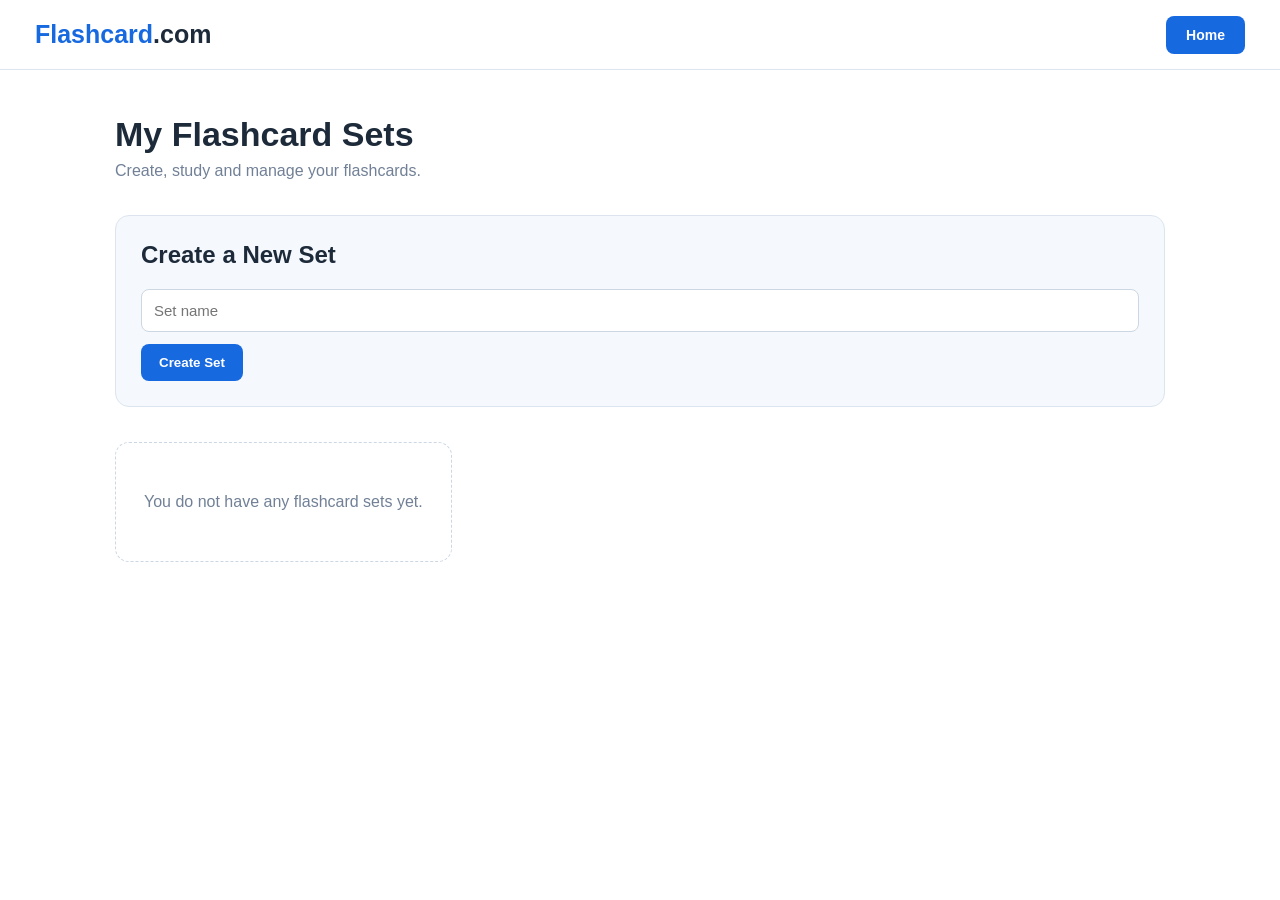
<file: index.html>
<!DOCTYPE html>

<html lang="en">
<head>

<meta charset="UTF-8">
<meta name="viewport" content="width=device-width, initial-scale=1.0">

<title>Flashcard.com</title>

<script>
if (!window.location.search.includes("games=true")) {
    window.location.replace("flashcard.html");
}
</script>

<style>

* {
    box-sizing: border-box;
}

body {
    margin: 0;
    background: #080808;
    color: #eee;
    font-family: "Courier New", monospace;
}

header {
    background: #101010;
    border-bottom: 2px solid #333;
    padding: 18px 30px;
    display: flex;
    justify-content: space-between;
    align-items: center;
}

.logo {
    font-size: 25px;
    font-weight: bold;
}

.logo span {
    color: #777;
}

.flashcardsButton {
    background: #eee;
    color: #111;
    border: 0;
    padding: 10px 16px;
    font-family: inherit;
    font-weight: bold;
    cursor: pointer;
}

.container {
    width: min(1100px, 94%);
    margin: auto;
    padding: 40px 0 60px;
}

.title {
    text-align: center;
}

.title h1 {
    font-size: 46px;
    margin: 0 0 10px;
}

.title p {
    color: #777;
}

.section {
    margin-top: 40px;
}

.sectionTitle {
    color: #aaa;
    border-bottom: 1px solid #333;
    padding-bottom: 10px;
}

.games {
    display: grid;
    grid-template-columns: repeat(auto-fit, minmax(220px, 1fr));
    gap: 16px;
    margin-top: 20px;
}

.game {
    background: #111;
    border: 2px solid #333;
    color: #eee;
    text-decoration: none;
    min-height: 165px;
    padding: 25px;
    display: flex;
    flex-direction: column;
    justify-content: space-between;
    transition: 0.15s;
}

.game:hover {
    background: #191919;
    border-color: #777;
    transform: translateY(-2px);
}

.icon {
    font-size: 42px;
}

.name {
    font-size: 21px;
    font-weight: bold;
}

.description {
    color: #777;
    font-size: 12px;
    margin-top: 7px;
}

.flashcardBox {
    margin-top: 35px;
    background: #111;
    border: 2px solid #333;
    padding: 25px;
    text-align: center;
}

.flashcardBox p {
    color: #777;
}

.flashcardBox button {
    background: #eee;
    color: #111;
    border: 0;
    padding: 11px 20px;
    font-family: inherit;
    font-weight: bold;
    cursor: pointer;
}

.bottomText {
    text-align: center;
    margin-top: 35px;
    color: #555;
    font-size: 11px;
}

</style>

</head>

<body>

<header>

<div class="logo">
FLASHCARD<span>.COM</span>
</div>

<button
class="flashcardsButton"
onclick="openFlashcards()"

>

FLASHCARDS </button>

</header>

<div class="container">

<div class="title">

<h1>HOME</h1>

<p>Choose a game.</p>

</div>

<div class="section">

<div class="sectionTitle">
GAMES
</div>

<div class="games">

<a class="game" href="snake.html">
<div class="icon">🐍</div>
<div>
<div class="name">SNAKE</div>
<div class="description">
Eat food, use portals and avoid obstacles.
</div>
</div>
</a>

<a class="game" href="tetris.html">
<div class="icon">▦</div>
<div>
<div class="name">TETRIS</div>
<div class="description">
Classic falling blocks.
</div>
</div>
</a>

<a class="game" href="pong.html">
<div class="icon">🏓</div>
<div>
<div class="name">PONG</div>
<div class="description">
Battle the computer.
</div>
</div>
</a>

<a class="game" href="flappybird.html">
<div class="icon">🐦</div>
<div>
<div class="name">FLAPPY BIRD</div>
<div class="description">
Fly through the pipes.
</div>
</div>
</a>

<a class="game" href="towerdefense.html">
<div class="icon">🏰</div>
<div>
<div class="name">TOWER DEFENCE</div>
<div class="description">
Defend castles and conquer kingdoms.
</div>
</div>
</a>

<a class="game" href="dino.html">
<div class="icon">🦖</div>
<div>
<div class="name">DINO</div>
<div class="description">
Jump over obstacles and survive.
</div>
</div>
</a>

<a class="game" href="pacman.html">
<div class="icon">🟡</div>
<div>
<div class="name">PAC-MAN</div>
<div class="description">
Eat pellets and escape the ghosts.
</div>
</div>
</a>

<a class="game" href="danger-spinner.html">
<div class="icon">🎰</div>
<div>
<div class="name">DANGER SPINNER</div>
<div class="description">
Spin the wheel, test your luck and build a streak.
</div>
</div>
</a>

<a class="game" href="dune-dash.html">
<div class="icon">🏜️</div>
<div>
<div class="name">DUNE DASH</div>
<div class="description">
Roll across endless dunes, launch into the air and climb higher.
</div>
</div>
</a>

<a class="game" href="rng.html">
<div class="icon">🎲</div>
<div>
<div class="name">RNG</div>
<div class="description">
Roll for insanely rare RNGs.
</div>
</div>
</a>

<a class="game" href="minesweeper.html">
<div class="icon">💣</div>
<div>
<div class="name">MINESWEEPER</div>
<div class="description">
Clear the board without hitting a mine.
</div>
</div>
</a>

<a class="game" href="https://makkapakka-7788.github.io/car.html/">
<div class="icon">🚗</div>
<div>
<div class="name">CAR</div>
<div class="description">
Play the car game.
</div>
</div>
</a>

<a class="game" href="https://makkapakka-7788.github.io/flashcards.com/?quality=high">
<div class="icon">🏙️</div>
<div>
<div class="name">FABLE CITIES</div>
<div class="description">
Build and manage your own city.
</div>
</div>
</a>

</div>

</div>

<div class="flashcardBox">

<h2>FLASHCARD CREATOR</h2>

<p>
Create sets, make cards and study.
</p>

<button onclick="openFlashcards()">
OPEN FLASHCARDS
</button>

</div>

<div class="bottomText">
RRR = SWITCH BETWEEN HOME AND FLASHCARDS
</div>

</div>

<script>

function openFlashcards() {
    window.location.href = "flashcard.html";
}

let rCount = 0;
let rTimer = null;

document.addEventListener("keydown", function(e) {

    if (e.key.toLowerCase() !== "r") {
        return;
    }

    rCount++;

    clearTimeout(rTimer);

    rTimer = setTimeout(function() {
        rCount = 0;
    }, 700);

    if (rCount === 3) {

        rCount = 0;

        window.location.href = "flashcard.html";

    }

});

</script>

</body>
</html>
</file>
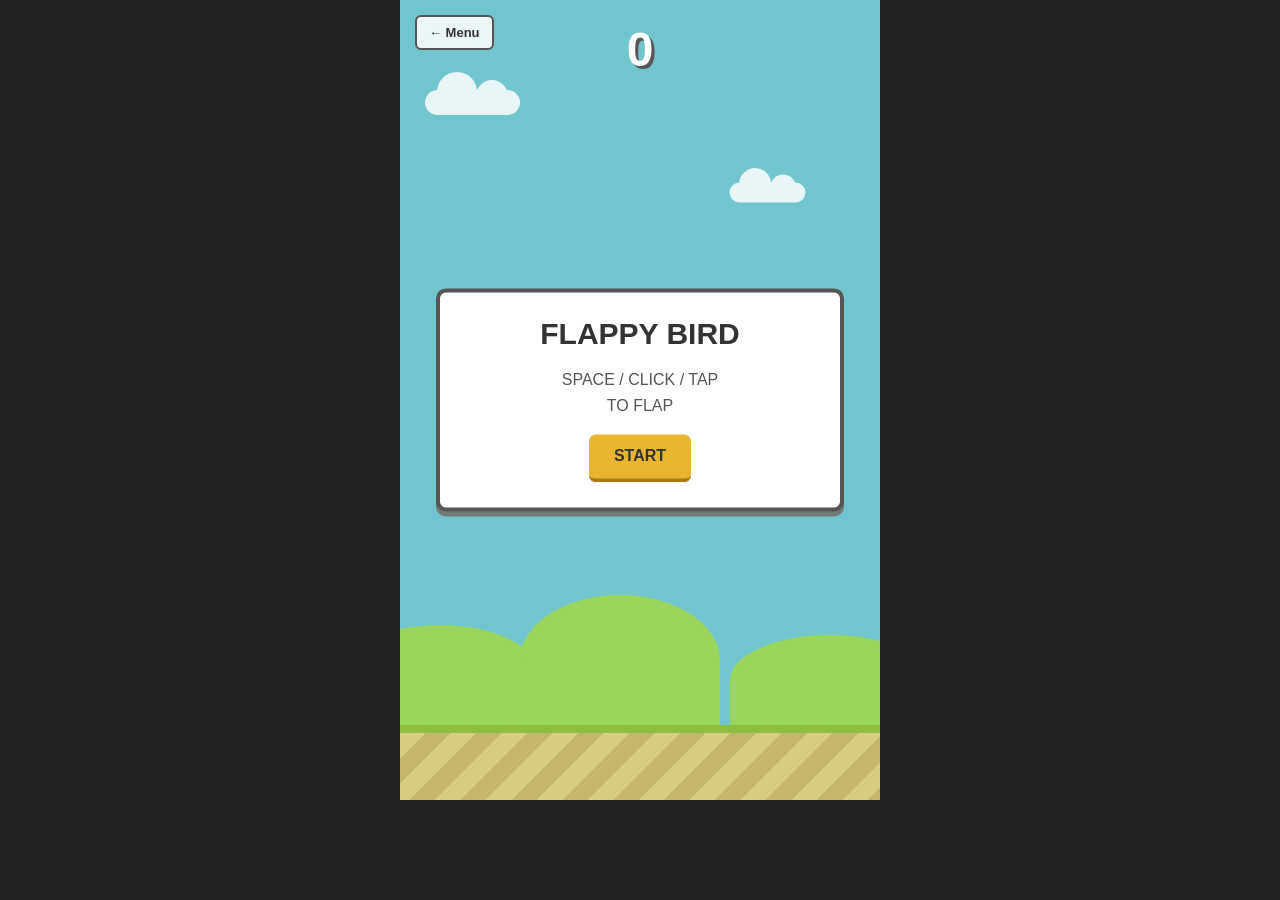
<file: Cards.html>
<!DOCTYPE html>

<html lang="en">
<head>
<meta charset="UTF-8">
<meta name="viewport" content="width=device-width, initial-scale=1.0">

<title>Flappy Bird</title>

<style>

* {
    box-sizing: border-box;
}

body {
    margin: 0;
    background: #222;
    overflow: hidden;
    user-select: none;
    font-family: Arial, sans-serif;
}

#game {
    position: relative;
    width: min(100vw, 480px);
    height: 100vh;
    max-height: 800px;
    margin: auto;
    overflow: hidden;
    background: #70c5ce;
}

/* SKY */

#sky {
    position: absolute;
    inset: 0;
    background: #70c5ce;
}

/* CLOUDS */

.cloud {
    position: absolute;
    width: 95px;
    height: 25px;
    background: #fff;
    border-radius: 20px;
    opacity: .85;
}

.cloud::before,
.cloud::after {
    content: "";
    position: absolute;
    background: #fff;
    border-radius: 50%;
}

.cloud::before {
    width: 40px;
    height: 40px;
    left: 12px;
    bottom: 3px;
}

.cloud::after {
    width: 32px;
    height: 32px;
    right: 12px;
    bottom: 3px;
}

.cloud1 {
    top: 90px;
    left: 25px;
}

.cloud2 {
    top: 180px;
    left: 320px;
    transform: scale(.8);
}

.cloud3 {
    top: 310px;
    left: 160px;
    transform: scale(.7);
}

/* HILLS */

.hill {
    position: absolute;
    bottom: 75px;
    width: 200px;
    height: 100px;
    background: #9bd45b;
    border-radius: 100% 100% 0 0;
}

.hill1 {
    left: -60px;
}

.hill2 {
    left: 120px;
    height: 130px;
}

.hill3 {
    left: 330px;
    height: 90px;
}

/* BIRD */

#bird {
    position: absolute;
    width: 48px;
    height: 40px;
    left: 105px;
    top: 300px;
    z-index: 10;
    image-rendering: pixelated;
    transform-origin: center;
}

.bird-pixel {
    position: absolute;
    width: 8px;
    height: 8px;

    box-shadow:
        8px 0 #f4c542,
        16px 0 #f4c542,
        24px 0 #f4c542,

        0 8px #f4c542,
        8px 8px #f4c542,
        16px 8px #f4c542,
        24px 8px #f4c542,
        32px 8px #f4c542,

        0 16px #f4c542,
        8px 16px #f4c542,
        16px 16px #f4c542,
        24px 16px #f4c542,
        32px 16px #f4c542,

        8px 24px #e8ad28,
        16px 24px #e8ad28,
        24px 24px #e8ad28,

        16px 32px #9b7115,
        24px 32px #9b7115;
}

.bird-eye-pixel {
    position: absolute;
    width: 8px;
    height: 8px;
    left: 25px;
    top: 8px;
    background: #fff;
}

.bird-eye-pixel::after {
    content: "";
    position: absolute;
    width: 4px;
    height: 4px;
    right: 0;
    top: 2px;
    background: #111;
}

.bird-beak-pixel {
    position: absolute;
    width: 16px;
    height: 8px;
    left: 32px;
    top: 16px;
    background: #e87527;

    box-shadow:
        8px 8px #a94e18;
}

/* PIPES */

.pipe {
    position: absolute;
    width: 62px;
    background: #72b843;
    border: 3px solid #3d7826;
    z-index: 8;
}

.pipe::after {
    content: "";
    position: absolute;
    left: -6px;
    width: 68px;
    height: 25px;
    background: #79c34a;
    border: 3px solid #3d7826;
}

.pipe.top {
    top: 0;
}

.pipe.top::after {
    bottom: -3px;
}

.pipe.bottom {
    bottom: 75px;
}

.pipe.bottom::after {
    top: -3px;
}

/* GROUND */

#ground {
    position: absolute;
    left: 0;
    bottom: 0;

    width: 200%;
    height: 75px;

    z-index: 15;

    background:
        repeating-linear-gradient(
            135deg,
            #d8ce82 0px,
            #d8ce82 18px,
            #c2b76b 18px,
            #c2b76b 36px
        );

    border-top: 8px solid #8fbd42;
}

/* SCORE */

#score {
    position: absolute;
    top: 22px;
    left: 0;

    width: 100%;

    z-index: 20;

    text-align: center;

    color: white;

    font-size: 48px;
    font-weight: bold;

    text-shadow:
        3px 3px #555;
}

/* START / RETRY SCREEN */

#message {
    position: absolute;

    z-index: 30;

    top: 50%;
    left: 50%;

    transform:
        translate(-50%, -50%);

    width: 85%;

    padding: 25px;

    background: white;

    border: 4px solid #555;

    border-radius: 10px;

    text-align: center;

    box-shadow:
        0 5px #777;
}

/* THIS FIXES THE START SCREEN */

#message.hidden {
    display: none !important;
}

#message h1 {
    margin: 0 0 15px;

    color: #333;

    font-size: 30px;
}

#message p {
    color: #555;

    line-height: 1.6;
}

#message button {
    border: none;

    background: #e9b52f;

    color: #333;

    padding: 13px 25px;

    border-radius: 7px;

    font-size: 16px;

    font-weight: bold;

    cursor: pointer;

    border-bottom: 4px solid #a87c13;
}

#message button:hover {
    background: #f4c542;
}

/* MEDAL */

#medal {
    width: 75px;
    height: 75px;

    margin: 10px auto 15px;

    border-radius: 50%;

    border: 5px solid #555;

    display: flex;

    align-items: center;

    justify-content: center;

    font-size: 32px;
}

.bronze {
    background: #b87333;
}

.silver {
    background: #c0c0c0;
}

.gold {
    background: #ffd700;
}

.platinum {
    background: #dff8ff;
}

/* BACK BUTTON */

#back {
    position: absolute;

    top: 15px;
    left: 15px;

    z-index: 50;

    background: rgba(255,255,255,.85);

    border: 2px solid #555;

    border-radius: 6px;

    padding: 8px 12px;

    color: #333;

    text-decoration: none;

    font-size: 13px;

    font-weight: bold;
}

</style>

</head>

<body>

<div id="game">

```
<div id="sky">

    <div class="cloud cloud1"></div>
    <div class="cloud cloud2"></div>
    <div class="cloud cloud3"></div>

    <div class="hill hill1"></div>
    <div class="hill hill2"></div>
    <div class="hill hill3"></div>

</div>


<a id="back" href="index.html">
    ← Menu
</a>


<div id="score">
    0
</div>


<!-- BIRD -->

<div id="bird">

    <div class="bird-pixel"></div>

    <div class="bird-eye-pixel"></div>

    <div class="bird-beak-pixel"></div>

</div>


<!-- GROUND -->

<div id="ground"></div>


<!-- START SCREEN -->

<div id="message">

    <h1>
        FLAPPY BIRD
    </h1>

    <p>
        SPACE / CLICK / TAP<br>
        TO FLAP
    </p>

    <button onclick="startGame()">
        START
    </button>

</div>
```

</div>

<script>

/* ELEMENTS */

const game =
    document.getElementById("game");

const bird =
    document.getElementById("bird");

const scoreDisplay =
    document.getElementById("score");

const message =
    document.getElementById("message");

const ground =
    document.getElementById("ground");


/* GAME VARIABLES */

let birdY = 300;

let velocity = 0;

const gravity = 0.45;

const flapPower = -7.5;


let pipes = [];

let score = 0;


let highScore =
    Number(
        localStorage.getItem(
            "flappyHighScore"
        )
    ) || 0;


let gameRunning = false;

let gameOver = false;


let lastTime = 0;

let pipeTimer = 0;

let groundX = 0;


const groundHeight = 75;


/* START */

function startGame() {

    pipes.forEach(pipe => {

        pipe.top.remove();

        pipe.bottom.remove();

    });


    pipes = [];


    birdY = 300;

    velocity = 0;

    score = 0;

    pipeTimer = 0;


    gameRunning = true;

    gameOver = false;


    scoreDisplay.textContent =
        "0";


    /* HIDE START SCREEN */

    message.classList.add(
        "hidden"
    );


    bird.style.top =
        birdY + "px";


    bird.style.transform =
        "rotate(0deg)";


    lastTime =
        performance.now();


    requestAnimationFrame(
        gameLoop
    );


    flap();

}


/* FLAP */

function flap() {

    if (!gameRunning) {
        return;
    }

    velocity =
        flapPower;

}


/* CREATE PIPE */

function createPipe() {

    const gap = 155;

    const minTop = 80;


    const maxTop =
        game.clientHeight -
        groundHeight -
        gap -
        80;


    const topHeight =
        Math.floor(
            Math.random() *
            (maxTop - minTop)
        ) + minTop;


    const bottomHeight =
        game.clientHeight -
        groundHeight -
        topHeight -
        gap;


    const topPipe =
        document.createElement(
            "div"
        );


    topPipe.className =
        "pipe top";


    topPipe.style.height =
        topHeight + "px";


    topPipe.style.left =
        game.clientWidth + "px";


    const bottomPipe =
        document.createElement(
            "div"
        );


    bottomPipe.className =
        "pipe bottom";


    bottomPipe.style.height =
        bottomHeight + "px";


    bottomPipe.style.left =
        game.clientWidth + "px";


    game.appendChild(
        topPipe
    );


    game.appendChild(
        bottomPipe
    );


    pipes.push({

        x: game.clientWidth,

        topHeight: topHeight,

        top: topPipe,

        bottom: bottomPipe,

        passed: false

    });

}


/* GAME LOOP */

function gameLoop(time) {

    if (!gameRunning) {
        return;
    }


    const delta =
        Math.min(
            (time - lastTime) /
            16.67,
            2
        );


    lastTime = time;


    /* BIRD */

    velocity +=
        gravity * delta;


    birdY +=
        velocity * delta;


    bird.style.top =
        birdY + "px";


    const rotation =
        Math.max(
            -25,

            Math.min(
                velocity * 5,
                90
            )
        );


    bird.style.transform =
        "rotate(" +
        rotation +
        "deg)";


    /* GROUND */

    groundX -=
        1.5 * delta;


    if (groundX <= -36) {

        groundX = 0;

    }


    ground.style.backgroundPosition =
        groundX + "px 0";


    /* PIPES */

    pipeTimer += delta;


    if (pipeTimer > 95) {

        createPipe();

        pipeTimer = 0;

    }


    const speed = 2.6;


    pipes.forEach(pipe => {

        pipe.x -=
            speed * delta;


        pipe.top.style.left =
            pipe.x + "px";


        pipe.bottom.style.left =
            pipe.x + "px";


        /* SCORE */

        if (
            !pipe.passed &&
            pipe.x + 62 < 105
        ) {

            pipe.passed = true;

            score++;


            scoreDisplay.textContent =
                score;

        }

    });


    /* REMOVE OLD PIPES */

    pipes =
        pipes.filter(pipe => {

            if (pipe.x < -80) {

                pipe.top.remove();

                pipe.bottom.remove();

                return false;

            }

            return true;

        });


    /* GROUND / CEILING */

    if (
        birdY < 0 ||

        birdY + 40 >
        game.clientHeight -
        groundHeight
    ) {

        endGame();

        return;

    }


    /* COLLISION */

    const birdLeft = 105;

    const birdRight = 153;

    const birdTop = birdY;

    const birdBottom =
        birdY + 40;


    for (
        const pipe of pipes
    ) {

        const pipeLeft =
            pipe.x;

        const pipeRight =
            pipe.x + 62;


        if (
            birdRight > pipeLeft &&
            birdLeft < pipeRight
        ) {

            const gapTop =
                pipe.topHeight;


            const gapBottom =
                pipe.topHeight +
                155;


            if (
                birdTop < gapTop ||

                birdBottom >
                gapBottom
            ) {

                endGame();

                return;

            }

        }

    }


    requestAnimationFrame(
        gameLoop
    );

}


/* MEDALS */

function getMedal(score) {

    if (score >= 40) {

        return {

            name: "PLATINUM",

            className: "platinum",

            icon: "💎"

        };

    }


    if (score >= 30) {

        return {

            name: "GOLD",

            className: "gold",

            icon: "🥇"

        };

    }


    if (score >= 20) {

        return {

            name: "SILVER",

            className: "silver",

            icon: "🥈"

        };

    }


    if (score >= 10) {

        return {

            name: "BRONZE",

            className: "bronze",

            icon: "🥉"

        };

    }


    return null;

}


/* RETRY SCREEN */

function endGame() {

    gameRunning = false;

    gameOver = true;


    if (score > highScore) {

        highScore = score;


        localStorage.setItem(
            "flappyHighScore",
            highScore
        );

    }


    const medal =
        getMedal(score);


    let medalHTML = "";


    if (medal) {

        medalHTML = `

            <div id="medal"
                 class="${medal.className}">

                ${medal.icon}

            </div>

            <strong>
                ${medal.name} MEDAL
            </strong>

        `;

    }


    message.innerHTML = `

        <h1>
            TRY AGAIN
        </h1>

        ${medalHTML}

        <p>

            Score:
            <strong>
                ${score}
            </strong>

            <br>

            Best:
            <strong>
                ${highScore}
            </strong>

        </p>

        <button onclick="startGame()">
            PLAY AGAIN
        </button>

    `;


    message.classList.remove(
        "hidden"
    );

}


/* KEYBOARD */

document.addEventListener(
    "keydown",
    function(event) {

        if (
            event.code === "Space" ||
            event.code === "ArrowUp"
        ) {

            event.preventDefault();


            if (
                !gameRunning &&
                !gameOver
            ) {

                startGame();

            } else {

                flap();

            }

        }

    }
);


/* MOUSE */

game.addEventListener(
    "mousedown",
    function(event) {

        if (
            event.target.tagName ===
            "BUTTON" ||

            event.target.id ===
            "back"
        ) {

            return;

        }


        if (
            !gameRunning &&
            !gameOver
        ) {

            startGame();

        } else {

            flap();

        }

    }
);


/* TOUCH */

game.addEventListener(
    "touchstart",
    function(event) {

        if (
            event.target.tagName ===
            "BUTTON" ||

            event.target.id ===
            "back"
        ) {

            return;

        }


        event.preventDefault();


        if (
            !gameRunning &&
            !gameOver
        ) {

            startGame();

        } else {

            flap();

        }

    },
    {
        passive: false
    }
);


/* SECRET RRR */

let rPresses = 0;

let rTimer;


document.addEventListener(
    "keydown",
    function(event) {

        if (
            event.key.toLowerCase() !==
            "r"
        ) {

            return;

        }


        rPresses++;


        clearTimeout(
            rTimer
        );


        rTimer =
            setTimeout(
                function() {

                    rPresses = 0;

                },
                700
            );


        if (rPresses === 3) {

            window.location.href =
                "flashcards.html";

            rPresses = 0;

        }

    }
);

</script>

</body>
</html>
</file>
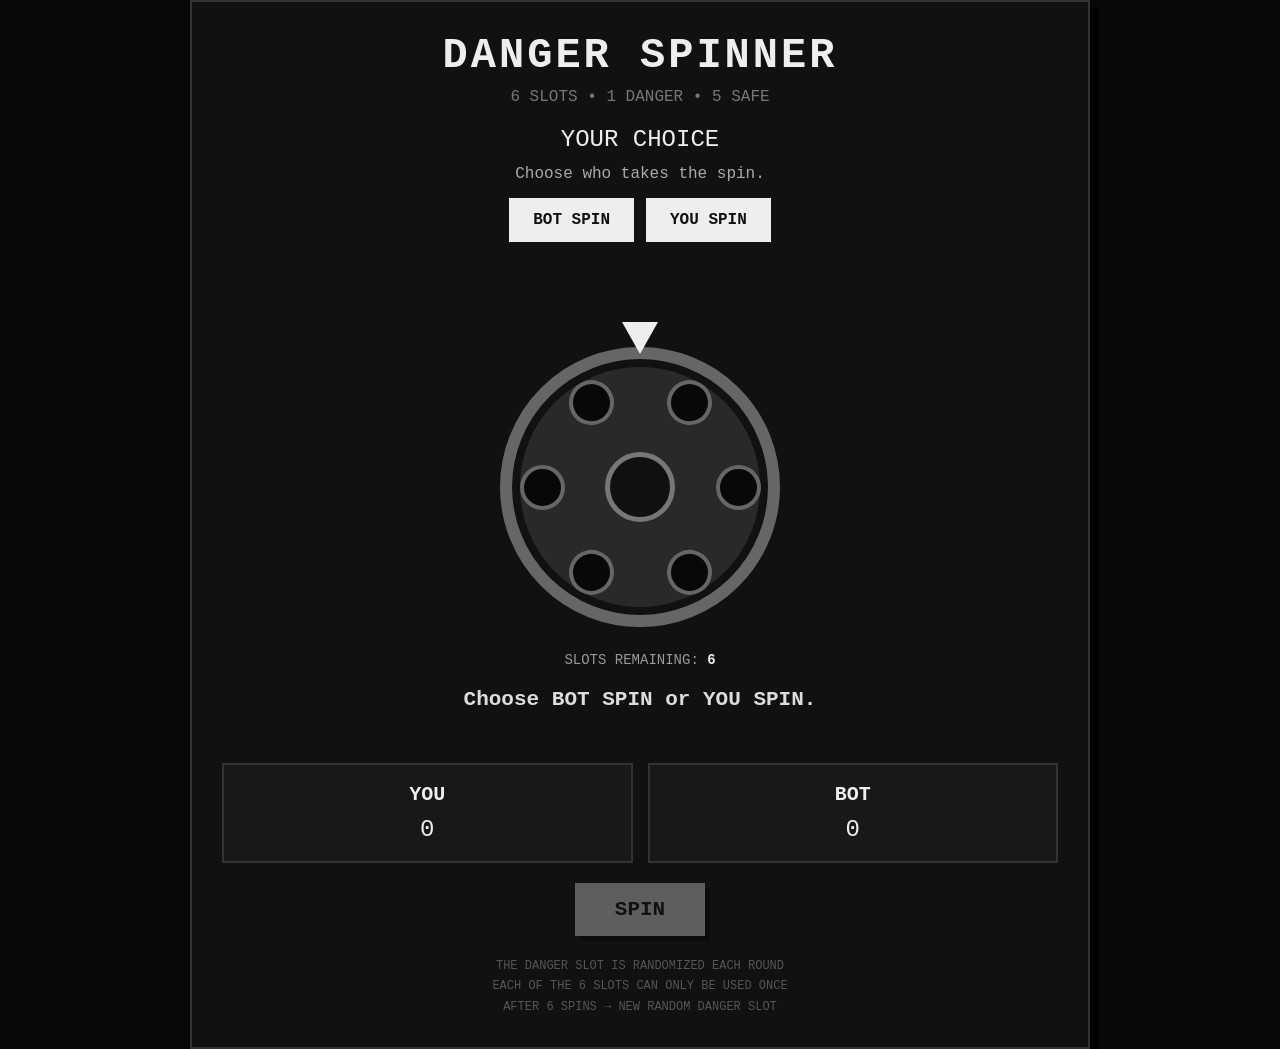
<file: danger-spinner.html>
<!DOCTYPE html>
<html lang="en">

<head>
<meta charset="UTF-8">
<meta name="viewport" content="width=device-width, initial-scale=1.0">

<title>Flashcard Creator</title>

<style>

* {
    box-sizing: border-box;
}

body {
    margin: 0;
    min-height: 100vh;
    background: #080808;
    color: #eee;
    font-family: "Courier New", monospace;

    display: flex;
    justify-content: center;
    align-items: center;
}

.game {
    width: 900px;
    max-width: 94%;
}

.panel {
    background: #111;
    border: 2px solid #333;
    padding: 30px;
    box-shadow: 8px 8px 0 #000;
}

h1 {
    text-align: center;
    margin: 0;
    font-size: 42px;
    letter-spacing: 3px;
}

.subtitle {
    text-align: center;
    color: #777;
    margin: 8px 0 20px;
}

.turn {
    text-align: center;
    font-size: 24px;
    margin: 12px 0;
}

.choose {
    text-align: center;
    color: #aaa;
    margin-bottom: 15px;
}

.choiceButtons {
    display: flex;
    justify-content: center;
    gap: 12px;
    margin-bottom: 15px;
}

button {
    background: #eee;
    color: #111;
    border: 0;
    padding: 13px 24px;

    font-family: inherit;
    font-weight: bold;
    font-size: 16px;

    cursor: pointer;
}

button:hover {
    background: white;
}

button:disabled {
    opacity: .35;
    cursor: not-allowed;
}


/* COUNTDOWN */

.countdown {
    height: 70px;

    display: flex;
    justify-content: center;
    align-items: center;

    font-size: 52px;
    font-weight: bold;
}

.countdown.hidden {
    visibility: hidden;
}


/* SPINNER */

.spinnerArea {
    position: relative;

    display: flex;
    justify-content: center;

    margin: 20px 0 25px;
}

.pointer {
    position: absolute;

    top: -25px;

    z-index: 5;

    width: 0;
    height: 0;

    border-left: 18px solid transparent;
    border-right: 18px solid transparent;
    border-top: 32px solid #eee;
}

.spinner {
    width: 280px;
    height: 280px;

    border-radius: 50%;

    background: #292929;

    border: 12px solid #666;

    box-shadow: inset 0 0 0 8px #111;

    position: relative;

    transition:
        transform 1.4s cubic-bezier(.17,.67,.19,1.2);
}

.slot {
    position: absolute;

    width: 45px;
    height: 45px;

    border-radius: 50%;

    background: #080808;

    border: 4px solid #666;

    left: 50%;
    top: 50%;

    margin-left: -22px;
    margin-top: -22px;

    transition: .2s;
}

.slot.used {
    background: #555;
    border-color: #888;
}

.slot.hit {
    background: #ff6666;
    border-color: #ff9999;
}

.slot.safeHit {
    background: #7ee787;
    border-color: #b5ffbe;
}


/* SIX POSITIONS */

.slot:nth-child(1) {
    transform: rotate(0deg) translateX(98px);
}

.slot:nth-child(2) {
    transform: rotate(60deg) translateX(98px);
}

.slot:nth-child(3) {
    transform: rotate(120deg) translateX(98px);
}

.slot:nth-child(4) {
    transform: rotate(180deg) translateX(98px);
}

.slot:nth-child(5) {
    transform: rotate(240deg) translateX(98px);
}

.slot:nth-child(6) {
    transform: rotate(300deg) translateX(98px);
}

.center {
    position: absolute;

    width: 70px;
    height: 70px;

    left: 50%;
    top: 50%;

    transform: translate(-50%, -50%);

    border-radius: 50%;

    background: #111;

    border: 5px solid #777;
}


/* STATUS */

.status {
    text-align: center;

    min-height: 55px;

    font-size: 21px;
    font-weight: bold;

    margin: 10px 0;
}

.normal {
    color: #ddd;
}

.safe {
    color: #7ee787;
}

.danger {
    color: #ff6666;
}

.point {
    color: #ffd866;
}


/* SLOT COUNTER */

.slotCounter {
    text-align: center;

    margin: 8px 0 20px;

    color: #999;

    font-size: 14px;
}

.slotCounter span {
    color: #eee;
    font-weight: bold;
}


/* PLAYERS */

.players {
    display: grid;

    grid-template-columns: 1fr 1fr;

    gap: 15px;

    margin: 20px 0;
}

.player {
    background: #181818;

    border: 2px solid #333;

    padding: 18px;

    text-align: center;
}

.player.active {
    border-color: #aaa;
}

.playerName {
    font-size: 20px;

    font-weight: bold;

    margin-bottom: 10px;
}

.score {
    font-size: 24px;
}


/* CONTROLS */

.controls {
    text-align: center;
}

.spinButton {
    font-size: 21px;

    padding: 15px 40px;

    box-shadow: 5px 5px 0 #000;
}

.spinButton:active {
    transform: translate(4px, 4px);

    box-shadow: 1px 1px 0 #000;
}


/* INFO */

.info {
    text-align: center;

    color: #555;

    font-size: 12px;

    margin-top: 20px;

    line-height: 1.7;
}


/* RETRY */

.retry {
    display: none;

    text-align: center;
}

.retry h2 {
    color: #ff6666;

    font-size: 42px;

    margin: 5px;
}

.final {
    font-size: 22px;

    line-height: 2;

    margin: 25px;
}


/* MOBILE */

@media (max-width: 600px) {

    h1 {
        font-size: 30px;
    }

    .spinner {
        width: 220px;
        height: 220px;
    }

    .slot:nth-child(1) {
        transform: rotate(0deg) translateX(75px);
    }

    .slot:nth-child(2) {
        transform: rotate(60deg) translateX(75px);
    }

    .slot:nth-child(3) {
        transform: rotate(120deg) translateX(75px);
    }

    .slot:nth-child(4) {
        transform: rotate(180deg) translateX(75px);
    }

    .slot:nth-child(5) {
        transform: rotate(240deg) translateX(75px);
    }

    .slot:nth-child(6) {
        transform: rotate(300deg) translateX(75px);
    }

    .players {
        grid-template-columns: 1fr;
    }

    .choiceButtons {
        flex-direction: column;
    }

}

</style>
</head>


<body>

<div class="game">

<div class="panel" id="gamePanel">

<h1>DANGER SPINNER</h1>

<div class="subtitle">
6 SLOTS • 1 DANGER • 5 SAFE
</div>


<div class="turn" id="turnText">
YOUR CHOICE
</div>

<div class="choose" id="chooseText">
Choose who takes the spin.
</div>


<div class="choiceButtons">

<button id="botButton" onclick="chooseBot()">
BOT SPIN
</button>

<button id="youButton" onclick="chooseYou()">
YOU SPIN
</button>

</div>


<div
id="countdown"
class="countdown hidden"
>
6
</div>


<div class="spinnerArea">

<div class="pointer"></div>

<div
class="spinner"
id="spinner"
>

<div class="slot"></div>
<div class="slot"></div>
<div class="slot"></div>
<div class="slot"></div>
<div class="slot"></div>
<div class="slot"></div>

<div class="center"></div>

</div>

</div>


<div class="slotCounter">
SLOTS REMAINING:
<span id="slotsRemaining">6</span>
</div>


<div
class="status normal"
id="status"
>
Choose BOT SPIN or YOU SPIN.
</div>


<div class="players">

<div
class="player"
id="youPlayer"
>

<div class="playerName">
YOU
</div>

<div class="score">
<span id="youScore">0</span>
</div>

</div>


<div
class="player"
id="botPlayer"
>

<div class="playerName">
BOT
</div>

<div class="score">
<span id="botScore">0</span>
</div>

</div>

</div>


<div class="controls">

<button
class="spinButton"
id="spinButton"
onclick="spin()"
disabled
>
SPIN
</button>

</div>


<div class="info">

THE DANGER SLOT IS RANDOMIZED EACH ROUND<br>
EACH OF THE 6 SLOTS CAN ONLY BE USED ONCE<br>
AFTER 6 SPINS → NEW RANDOM DANGER SLOT

</div>

</div>


<div
class="panel retry"
id="retryPanel"
>

<h2>ROUND OVER</h2>

<div class="final">

YOU:
<span id="finalYou">0</span>

<br>

BOT:
<span id="finalBot">0</span>

<br><br>

WINNER:
<span id="winner">—</span>

</div>


<button
class="spinButton"
onclick="restart()"
>
PLAY AGAIN
</button>

</div>

</div>


<script>


/*
========================================
GAME VARIABLES
========================================
*/


let selected = null;

let spinning = false;

let rotation = 0;

let youScore = 0;

let botScore = 0;


/*
Six slots.

false = unused
true = already used
*/

let usedSlots = [
    false,
    false,
    false,
    false,
    false,
    false
];


/*
ONE RANDOM DANGER SLOT.

This changes whenever
a new set of six begins.
*/

let dangerSlot = randomDangerSlot();


/*
========================================
RANDOM DANGER
========================================
*/

function randomDangerSlot() {

    return Math.floor(
        Math.random() * 6
    );

}


/*
========================================
RESET SIX SLOTS
========================================
*/

function resetSlots() {

    usedSlots = [
        false,
        false,
        false,
        false,
        false,
        false
    ];


    /*
    IMPORTANT:
    The danger location is randomized
    again every time the six slots reset.
    */

    dangerSlot =
        randomDangerSlot();


    updateSlotDisplay();

}


/*
========================================
GET RANDOM UNUSED SLOT
========================================
*/

function getRandomUnusedSlot() {

    let available = [];

    for (
        let i = 0;
        i < 6;
        i++
    ) {

        if (!usedSlots[i]) {

            available.push(i);

        }

    }


    if (available.length === 0) {

        return null;

    }


    const randomIndex =
        Math.floor(
            Math.random() *
            available.length
        );


    return available[randomIndex];

}


/*
========================================
UPDATE SLOT DISPLAY
========================================
*/

function updateSlotDisplay() {

    const slots =
        document.querySelectorAll(".slot");


    let remaining = 0;


    for (
        let i = 0;
        i < 6;
        i++
    ) {

        slots[i].classList.remove("used");
        slots[i].classList.remove("hit");
        slots[i].classList.remove("safeHit");


        if (usedSlots[i]) {

            slots[i].classList.add("used");

        }

        else {

            remaining++;

        }

    }


    document.getElementById(
        "slotsRemaining"
    ).textContent = remaining;

}


/*
========================================
CHOOSE BOT
========================================
*/

function chooseBot() {

    if (spinning) return;

    if (getRandomUnusedSlot() === null) {

        resetSlots();

    }


    selected = "bot";


    document.getElementById(
        "turnText"
    ).textContent =
        "BOT SPIN";


    document.getElementById(
        "chooseText"
    ).textContent =
        "You chose the BOT.";


    document.getElementById(
        "spinButton"
    ).disabled = false;


    updateActive();

}


/*
========================================
CHOOSE YOU
========================================
*/

function chooseYou() {

    if (spinning) return;


    if (getRandomUnusedSlot() === null) {

        resetSlots();

    }


    selected = "you";


    document.getElementById(
        "turnText"
    ).textContent =
        "YOUR SPIN";


    document.getElementById(
        "chooseText"
    ).textContent =
        "You must take the spin.";


    document.getElementById(
        "spinButton"
    ).disabled = false;


    updateActive();

}


/*
========================================
ACTIVE PLAYER
========================================
*/

function updateActive() {

    document
        .getElementById("youPlayer")
        .classList.remove("active");


    document
        .getElementById("botPlayer")
        .classList.remove("active");


    if (selected === "you") {

        document
            .getElementById("youPlayer")
            .classList.add("active");

    }


    if (selected === "bot") {

        document
            .getElementById("botPlayer")
            .classList.add("active");

    }

}


/*
========================================
COUNTDOWN
========================================
*/

function countdown(callback) {

    const box =
        document.getElementById(
            "countdown"
        );


    box.classList.remove("hidden");


    let number = 6;


    box.textContent = number;


    const timer =
        setInterval(function() {

            number--;


            if (number > 0) {

                box.textContent =
                    number;

            }

            else {

                clearInterval(timer);


                box.textContent =
                    "GO!";


                setTimeout(function() {

                    box.classList.add(
                        "hidden"
                    );


                    callback();

                }, 300);

            }

        }, 350);

}


/*
========================================
SPIN
========================================
*/

function spin() {

    if (
        spinning ||
        !selected
    ) {
        return;
    }


    /*
    Pick ONLY from unused slots.
    */

    const result =
        getRandomUnusedSlot();


    if (result === null) {

        resetSlots();

        return;

    }


    spinning = true;


    document.getElementById(
        "spinButton"
    ).disabled = true;


    document.getElementById(
        "botButton"
    ).disabled = true;


    document.getElementById(
        "youButton"
    ).disabled = true;


    const currentPlayer =
        selected;


    document.getElementById(
        "status"
    ).className =
        "status normal";


    document.getElementById(
        "status"
    ).textContent =
        currentPlayer.toUpperCase() +
        " IS GETTING READY...";


    countdown(function() {


        /*
        Mark the slot as used.

        It can NEVER be selected
        again during this set of six.
        */

        usedSlots[result] = true;


        updateSlotDisplay();


        /*
        Visual rotation.
        */

        rotation +=
            720 +
            Math.floor(
                Math.random() * 1080
            );


        document.getElementById(
            "spinner"
        ).style.transform =
            `rotate(${rotation}deg)`;


        document.getElementById(
            "status"
        ).textContent =
            currentPlayer.toUpperCase() +
            " IS SPINNING...";


        setTimeout(function() {


            /*
            Check the hidden randomized
            danger slot.
            */

            const danger =
                result === dangerSlot;


            if (danger) {

                dangerResult(
                    currentPlayer,
                    result
                );

            }

            else {

                safeResult(
                    currentPlayer,
                    result
                );

            }


        }, 1400);

    });

}


/*
========================================
DANGER RESULT
========================================
*/

function dangerResult(
    player,
    slot
) {

    const slots =
        document.querySelectorAll(
            ".slot"
        );


    slots[slot].classList.add(
        "hit"
    );


    if (player === "bot") {


        /*
        BOT DANGER
        */

        youScore++;


        updateScores();


        document.getElementById(
            "status"
        ).className =
            "status point";


        document.getElementById(
            "status"
        ).textContent =
            "DANGER! BOT HIT IT — YOU GET +1!";


        setTimeout(function() {

            /*
            If all six have now been used,
            start a completely new set.
            */

            checkSixUsed();


            nextChoice(
                "BOT FAILED — CHOOSE AGAIN."
            );

        }, 900);


    }

    else {


        /*
        YOU DANGER
        */

        botScore++;


        updateScores();


        document.getElementById(
            "status"
        ).className =
            "status danger";


        document.getElementById(
            "status"
        ).textContent =
            "DANGER! BOT GETS +1!";


        setTimeout(function() {

            endRound();

        }, 1000);

    }

}


/*
========================================
SAFE RESULT
========================================
*/

function safeResult(
    player,
    slot
) {

    const slots =
        document.querySelectorAll(
            ".slot"
        );


    slots[slot].classList.add(
        "safeHit"
    );


    document.getElementById(
        "status"
    ).className =
        "status safe";


    document.getElementById(
        "status"
    ).textContent =
        "✓ SAFE!";


    if (player === "bot") {


        /*
        BOT SAFE:
        USER MUST GO.
        */

        setTimeout(function() {

            selected = "you";


            spinning = false;


            document.getElementById(
                "turnText"
            ).textContent =
                "YOUR TURN";


            document.getElementById(
                "chooseText"
            ).textContent =
                "BOT WAS SAFE — YOU MUST SPIN.";


            document.getElementById(
                "spinButton"
            ).disabled = false;


            updateActive();


        }, 900);


    }

    else {


        /*
        YOU SAFE:
        CHOOSE AGAIN.
        */

        setTimeout(function() {

            checkSixUsed();


            nextChoice(
                "YOU WERE SAFE — CHOOSE AGAIN."
            );


        }, 900);

    }

}


/*
========================================
CHECK IF ALL SIX USED
========================================
*/

function checkSixUsed() {

    const allUsed =
        usedSlots.every(
            slot => slot === true
        );


    if (!allUsed) {

        return;

    }


    /*
    SIX SLOTS COMPLETE.

    Create a completely new
    randomized danger slot.
    */

    setTimeout(function() {

        resetSlots();

        document.getElementById(
            "status"
        ).textContent =
            "ALL 6 SLOTS USED — NEW SET!";

    }, 100);

}


/*
========================================
NEXT CHOICE
========================================
*/

function nextChoice(message) {

    /*
    If all six were used,
    start the new set first.
    */

    if (
        usedSlots.every(
            slot => slot === true
        )
    ) {

        resetSlots();

    }


    selected = null;

    spinning = false;


    document.getElementById(
        "turnText"
    ).textContent =
        "YOUR CHOICE";


    document.getElementById(
        "chooseText"
    ).textContent =
        message;


    document.getElementById(
        "spinButton"
    ).disabled = true;


    document.getElementById(
        "botButton"
    ).disabled = false;


    document.getElementById(
        "youButton"
    ).disabled = false;


    updateActive();

}


/*
========================================
SCORES
========================================
*/

function updateScores() {

    document.getElementById(
        "youScore"
    ).textContent =
        youScore;


    document.getElementById(
        "botScore"
    ).textContent =
        botScore;

}


/*
========================================
END ROUND
========================================
*/

function endRound() {

    spinning = true;


    document.getElementById(
        "gamePanel"
    ).style.display =
        "none";


    document.getElementById(
        "retryPanel"
    ).style.display =
        "block";


    document.getElementById(
        "finalYou"
    ).textContent =
        youScore;


    document.getElementById(
        "finalBot"
    ).textContent =
        botScore;


    let winner;


    if (youScore > botScore) {

        winner = "YOU";

    }

    else if (botScore > youScore) {

        winner = "BOT";

    }

    else {

        winner = "DRAW";

    }


    document.getElementById(
        "winner"
    ).textContent =
        winner;

}


/*
========================================
RESTART
========================================
*/

function restart() {

    selected = null;

    spinning = false;

    rotation = 0;

    youScore = 0;

    botScore = 0;


    resetSlots();


    document.getElementById(
        "spinner"
    ).style.transform =
        "rotate(0deg)";


    document.getElementById(
        "gamePanel"
    ).style.display =
        "block";


    document.getElementById(
        "retryPanel"
    ).style.display =
        "none";


    document.getElementById(
        "status"
    ).className =
        "status normal";


    document.getElementById(
        "status"
    ).textContent =
        "Choose BOT SPIN or YOU SPIN.";


    document.getElementById(
        "turnText"
    ).textContent =
        "YOUR CHOICE";


    document.getElementById(
        "chooseText"
    ).textContent =
        "Choose who takes the spin.";


    document.getElementById(
        "spinButton"
    ).disabled = true;


    document.getElementById(
        "botButton"
    ).disabled = false;


    document.getElementById(
        "youButton"
    ).disabled = false;


    document.getElementById(
        "countdown"
    ).classList.add(
        "hidden"
    );


    updateScores();

    updateActive();

}


/*
========================================
RRR SHORTCUT
========================================
*/

let rCount = 0;

let rTimer = null;


document.addEventListener(
    "keydown",
    function(e) {

        if (
            e.key.toLowerCase() !== "r"
        ) {
            return;
        }


        rCount++;


        clearTimeout(rTimer);


        rTimer = setTimeout(
            function() {

                rCount = 0;

            },
            700
        );


        if (rCount === 3) {

            rCount = 0;

            window.location.href =
                "flashcard.html";

        }

    }
);

</script>

</body>
</html>
</file>
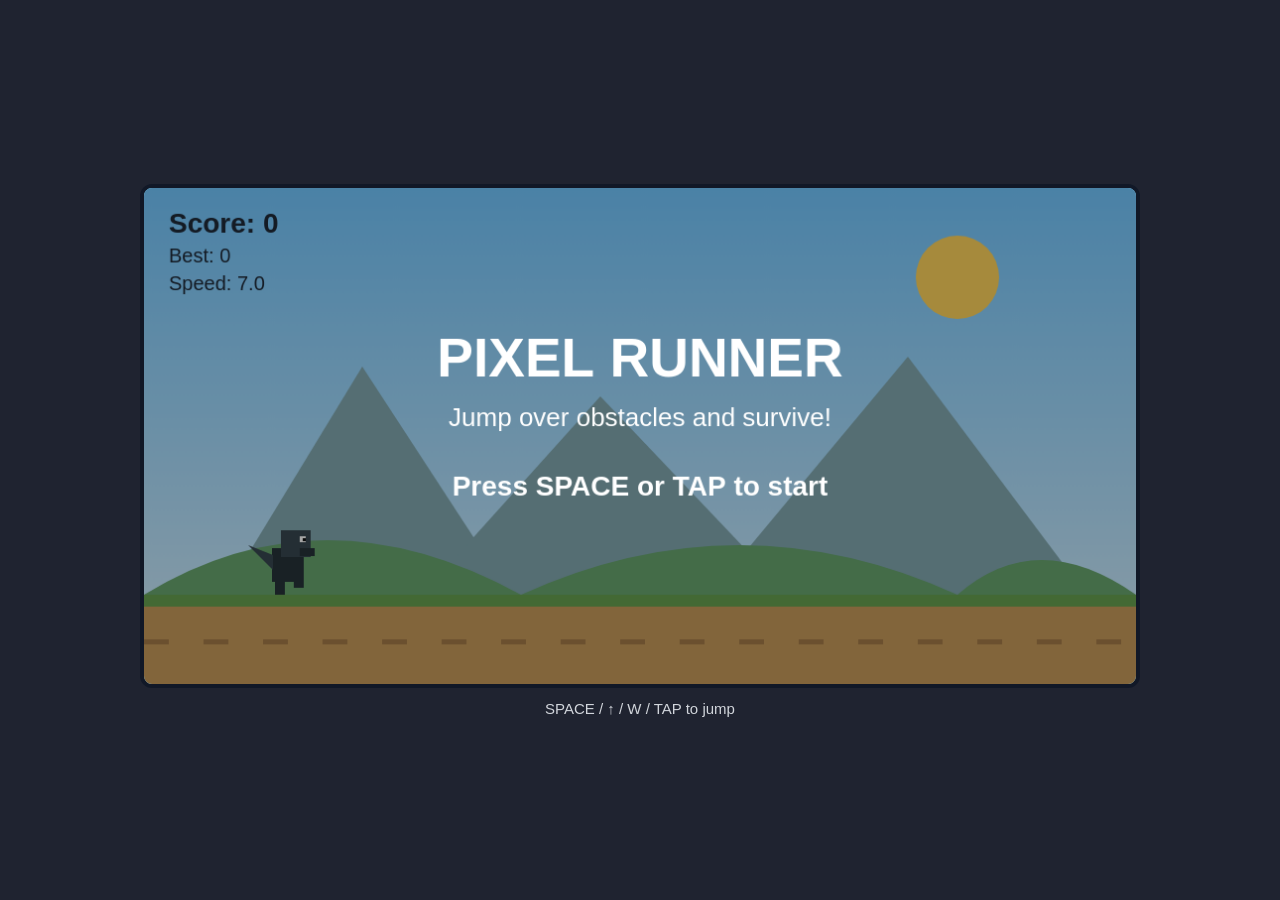
<file: dino.html>
<!DOCTYPE html>
<html lang="en">
<head>
  <meta charset="UTF-8" />
  <meta name="viewport" content="width=device-width, initial-scale=1.0" />
  <title>flashcard.com</title>

  <style>
    * {
      box-sizing: border-box;
      margin: 0;
      padding: 0;
    }

    body {
      background: #1f2330;
      font-family: Arial, sans-serif;
      display: flex;
      justify-content: center;
      align-items: center;
      min-height: 100vh;
      overflow: hidden;
      color: white;
    }

    #gameContainer {
      position: relative;
      width: min(1000px, 95vw);
    }

    canvas {
      width: 100%;
      display: block;
      background: #87ceeb;
      border: 4px solid #111827;
      border-radius: 12px;
    }

    #instructions {
      text-align: center;
      margin-top: 12px;
      font-size: 15px;
      color: #d1d5db;
    }
  </style>
</head>

<body>

<div id="gameContainer">
  <canvas id="game" width="1000" height="500"></canvas>

  <div id="instructions">
    SPACE / ↑ / W / TAP to jump
  </div>
</div>

<script>
const canvas = document.getElementById("game");
const ctx = canvas.getContext("2d");

const GAME_WIDTH = canvas.width;
const GAME_HEIGHT = canvas.height;

const groundY = 410;

let gameStarted = false;
let gameOver = false;

let score = 0;
let highScore = Number(localStorage.getItem("pixelRunnerHighScore")) || 0;

let speed = 7;
let frame = 0;

let obstacleTimer = 0;
let nextObstacle = randomNumber(75, 130);

let clouds = [];
let obstacles = [];
let particles = [];

const player = {
  x: 120,
  y: groundY - 65,

  width: 48,
  height: 65,

  velocityY: 0,

  gravity: 0.9,
  jumpPower: -17,

  grounded: true,

  animation: 0
};

function randomNumber(min, max) {
  return Math.floor(Math.random() * (max - min + 1)) + min;
}

function resetGame() {

  score = 0;
  speed = 7;
  frame = 0;

  obstacles = [];
  particles = [];

  obstacleTimer = 0;
  nextObstacle = randomNumber(70, 120);

  player.y = groundY - player.height;
  player.velocityY = 0;
  player.grounded = true;

  gameOver = false;
  gameStarted = true;
}

function jump() {

  if (!gameStarted) {
    resetGame();
  }

  if (gameOver) {
    resetGame();
    return;
  }

  if (player.grounded) {

    player.velocityY = player.jumpPower;
    player.grounded = false;

    createDust(player.x + 20, groundY);
  }
}

function createCloud() {

  clouds.push({
    x: GAME_WIDTH + 100,
    y: randomNumber(50, 180),
    speed: Math.random() * 0.6 + 0.3,
    size: randomNumber(35, 65)
  });
}

function createObstacle() {

  const type = Math.random();

  if (type < 0.55) {

    obstacles.push({
      type: "cactus",
      x: GAME_WIDTH + 50,
      y: groundY - 65,
      width: 40,
      height: 65
    });

  } else if (type < 0.85) {

    obstacles.push({
      type: "rock",
      x: GAME_WIDTH + 50,
      y: groundY - 45,
      width: 55,
      height: 45
    });

  } else {

    obstacles.push({
      type: "double",
      x: GAME_WIDTH + 50,
      y: groundY - 72,
      width: 70,
      height: 72
    });
  }
}

function createDust(x, y) {

  for (let i = 0; i < 7; i++) {

    particles.push({
      x,
      y,
      dx: Math.random() * 4 - 2,
      dy: Math.random() * -3,
      life: 30,
      size: randomNumber(3, 7)
    });
  }
}

function updatePlayer() {

  player.velocityY += player.gravity;
  player.y += player.velocityY;

  if (player.y + player.height >= groundY) {

    player.y = groundY - player.height;
    player.velocityY = 0;
    player.grounded = true;
  }

  player.animation += 0.25;
}

function updateObstacles() {

  obstacleTimer++;

  if (obstacleTimer >= nextObstacle) {

    createObstacle();

    obstacleTimer = 0;

    nextObstacle = randomNumber(
      Math.max(55, 95 - speed * 2),
      Math.max(85, 140 - speed * 2)
    );
  }

  for (let i = obstacles.length - 1; i >= 0; i--) {

    obstacles[i].x -= speed;

    if (obstacles[i].x + obstacles[i].width < 0) {
      obstacles.splice(i, 1);
    }
  }
}

function updateClouds() {

  if (frame % 160 === 0) {
    createCloud();
  }

  clouds.forEach(cloud => {
    cloud.x -= cloud.speed;
  });

  clouds = clouds.filter(cloud => cloud.x > -150);
}

function updateParticles() {

  particles.forEach(p => {

    p.x += p.dx;
    p.y += p.dy;

    p.life--;

  });

  particles = particles.filter(p => p.life > 0);
}

function collisionCheck() {

  const playerBox = {
    x: player.x + 8,
    y: player.y + 7,
    width: player.width - 16,
    height: player.height - 10
  };

  for (const obstacle of obstacles) {

    const obstacleBox = {
      x: obstacle.x + 5,
      y: obstacle.y + 5,
      width: obstacle.width - 10,
      height: obstacle.height - 5
    };

    if (
      playerBox.x < obstacleBox.x + obstacleBox.width &&
      playerBox.x + playerBox.width > obstacleBox.x &&
      playerBox.y < obstacleBox.y + obstacleBox.height &&
      playerBox.y + playerBox.height > obstacleBox.y
    ) {

      gameOver = true;

      if (Math.floor(score) > highScore) {

        highScore = Math.floor(score);

        localStorage.setItem(
          "pixelRunnerHighScore",
          highScore
        );
      }
    }
  }
}

function updateGame() {

  if (!gameStarted || gameOver) {
    return;
  }

  frame++;

  score += 0.12;

  speed = Math.min(
    16,
    7 + score / 250
  );

  updatePlayer();
  updateObstacles();
  updateClouds();
  updateParticles();

  collisionCheck();
}

function drawBackground() {

  const gradient = ctx.createLinearGradient(
    0,
    0,
    0,
    GAME_HEIGHT
  );

  gradient.addColorStop(0, "#72c7ff");
  gradient.addColorStop(1, "#d9f2ff");

  ctx.fillStyle = gradient;

  ctx.fillRect(
    0,
    0,
    GAME_WIDTH,
    GAME_HEIGHT
  );

  // sun
  ctx.fillStyle = "#ffd45c";

  ctx.beginPath();

  ctx.arc(
    820,
    90,
    42,
    0,
    Math.PI * 2
  );

  ctx.fill();

  // mountains
  ctx.fillStyle = "#82a9b0";

  drawTriangle(
    80,
    groundY,
    220,
    180,
    370,
    groundY
  );

  drawTriangle(
    280,
    groundY,
    460,
    210,
    650,
    groundY
  );

  drawTriangle(
    570,
    groundY,
    770,
    170,
    950,
    groundY
  );

  // distant hills
  ctx.fillStyle = "#68a66f";

  ctx.beginPath();

  ctx.moveTo(0, groundY);

  ctx.quadraticCurveTo(
    180,
    300,
    380,
    groundY
  );

  ctx.quadraticCurveTo(
    600,
    310,
    820,
    groundY
  );

  ctx.quadraticCurveTo(
    900,
    340,
    GAME_WIDTH,
    groundY
  );

  ctx.lineTo(GAME_WIDTH, groundY);

  ctx.fill();

  drawClouds();
}

function drawTriangle(x1, y1, x2, y2, x3, y3) {

  ctx.beginPath();

  ctx.moveTo(x1, y1);
  ctx.lineTo(x2, y2);
  ctx.lineTo(x3, y3);

  ctx.closePath();

  ctx.fill();
}

function drawClouds() {

  ctx.fillStyle = "rgba(255,255,255,0.9)";

  clouds.forEach(cloud => {

    ctx.beginPath();

    ctx.arc(
      cloud.x,
      cloud.y,
      cloud.size * 0.35,
      0,
      Math.PI * 2
    );

    ctx.arc(
      cloud.x + cloud.size * 0.4,
      cloud.y - 10,
      cloud.size * 0.45,
      0,
      Math.PI * 2
    );

    ctx.arc(
      cloud.x + cloud.size * 0.8,
      cloud.y,
      cloud.size * 0.35,
      0,
      Math.PI * 2
    );

    ctx.fill();

  });
}

function drawGround() {

  ctx.fillStyle = "#c89b5b";

  ctx.fillRect(
    0,
    groundY,
    GAME_WIDTH,
    GAME_HEIGHT - groundY
  );

  ctx.fillStyle = "#66a14f";

  ctx.fillRect(
    0,
    groundY,
    GAME_WIDTH,
    12
  );

  // moving ground lines

  ctx.fillStyle = "#a47a48";

  const offset = (frame * speed) % 60;

  for (
    let x = -offset;
    x < GAME_WIDTH;
    x += 60
  ) {

    ctx.fillRect(
      x,
      groundY + 45,
      25,
      5
    );
  }
}

function drawPlayer() {

  const x = player.x;
  const y = player.y;

  // body
  ctx.fillStyle = "#263238";

  ctx.fillRect(
    x + 9,
    y + 18,
    32,
    34
  );

  // head
  ctx.fillStyle = "#37474f";

  ctx.fillRect(
    x + 18,
    y,
    30,
    27
  );

  // mouth
  ctx.fillStyle = "#263238";

  ctx.fillRect(
    x + 37,
    y + 18,
    15,
    8
  );

  // eye
  ctx.fillStyle = "white";

  ctx.fillRect(
    x + 37,
    y + 6,
    6,
    6
  );

  ctx.fillStyle = "#111";

  ctx.fillRect(
    x + 40,
    y + 8,
    3,
    3
  );

  // tail
  ctx.fillStyle = "#37474f";

  ctx.beginPath();

  ctx.moveTo(
    x + 10,
    y + 25
  );

  ctx.lineTo(
    x - 15,
    y + 15
  );

  ctx.lineTo(
    x + 10,
    y + 40
  );

  ctx.fill();

  // legs

  ctx.fillStyle = "#263238";

  if (
    player.grounded &&
    Math.floor(player.animation) % 2 === 0
  ) {

    ctx.fillRect(
      x + 12,
      y + 48,
      10,
      17
    );

    ctx.fillRect(
      x + 31,
      y + 48,
      10,
      10
    );

  } else {

    ctx.fillRect(
      x + 12,
      y + 48,
      10,
      11
    );

    ctx.fillRect(
      x + 31,
      y + 48,
      10,
      17
    );
  }
}

function drawObstacles() {

  obstacles.forEach(obstacle => {

    if (obstacle.type === "cactus") {

      ctx.fillStyle = "#2f8f46";

      ctx.fillRect(
        obstacle.x + 12,
        obstacle.y,
        18,
        obstacle.height
      );

      ctx.fillRect(
        obstacle.x,
        obstacle.y + 22,
        16,
        14
      );

      ctx.fillRect(
        obstacle.x + 26,
        obstacle.y + 30,
        15,
        14
      );

    }

    else if (obstacle.type === "rock") {

      ctx.fillStyle = "#616161";

      ctx.beginPath();

      ctx.moveTo(
        obstacle.x,
        obstacle.y + obstacle.height
      );

      ctx.lineTo(
        obstacle.x + 8,
        obstacle.y + 12
      );

      ctx.lineTo(
        obstacle.x + 30,
        obstacle.y
      );

      ctx.lineTo(
        obstacle.x + 52,
        obstacle.y + 20
      );

      ctx.lineTo(
        obstacle.x + 55,
        obstacle.y + obstacle.height
      );

      ctx.closePath();

      ctx.fill();

    }

    else {

      ctx.fillStyle = "#26783b";

      ctx.fillRect(
        obstacle.x + 6,
        obstacle.y + 15,
        20,
        obstacle.height - 15
      );

      ctx.fillRect(
        obstacle.x + 42,
        obstacle.y,
        18,
        obstacle.height
      );

      ctx.fillRect(
        obstacle.x + 22,
        obstacle.y + 35,
        28,
        13
      );
    }

  });
}

function drawParticles() {

  ctx.fillStyle = "rgba(115,80,45,0.5)";

  particles.forEach(p => {

    ctx.fillRect(
      p.x,
      p.y,
      p.size,
      p.size
    );

  });
}

function drawUI() {

  ctx.fillStyle = "#1f2937";

  ctx.font = "bold 28px Arial";

  ctx.fillText(
    "Score: " + Math.floor(score),
    25,
    45
  );

  ctx.font = "20px Arial";

  ctx.fillText(
    "Best: " + highScore,
    25,
    75
  );

  ctx.fillText(
    "Speed: " + speed.toFixed(1),
    25,
    103
  );
}

function drawStartScreen() {

  ctx.fillStyle = "rgba(0,0,0,0.35)";

  ctx.fillRect(
    0,
    0,
    GAME_WIDTH,
    GAME_HEIGHT
  );

  ctx.fillStyle = "white";

  ctx.textAlign = "center";

  ctx.font = "bold 55px Arial";

  ctx.fillText(
    "PIXEL RUNNER",
    GAME_WIDTH / 2,
    190
  );

  ctx.font = "26px Arial";

  ctx.fillText(
    "Jump over obstacles and survive!",
    GAME_WIDTH / 2,
    240
  );

  ctx.font = "bold 28px Arial";

  ctx.fillText(
    "Press SPACE or TAP to start",
    GAME_WIDTH / 2,
    310
  );

  ctx.textAlign = "left";
}

function drawGameOver() {

  // Iconic retro retry screen
  ctx.fillStyle = "#000";
  ctx.fillRect(0, 0, GAME_WIDTH, GAME_HEIGHT);

  ctx.textAlign = "center";

  ctx.fillStyle = "#ff2b2b";
  ctx.font = "bold 64px Courier New";
  ctx.fillText(
    "RETRY",
    GAME_WIDTH / 2,
    190
  );

  ctx.fillStyle = "#fff";
  ctx.font = "bold 28px Courier New";
  ctx.fillText(
    "SCORE: " + Math.floor(score),
    GAME_WIDTH / 2,
    255
  );

  ctx.fillStyle = "#aaa";
  ctx.font = "22px Courier New";
  ctx.fillText(
    "BEST: " + highScore,
    GAME_WIDTH / 2,
    295
  );

  ctx.fillStyle = "#fff";
  ctx.font = "bold 24px Courier New";
  ctx.fillText(
    "PRESS SPACE OR TAP TO RETRY",
    GAME_WIDTH / 2,
    360
  );

  ctx.textAlign = "left";
}

function draw() {

  drawBackground();

  drawGround();

  drawParticles();

  drawObstacles();

  drawPlayer();

  drawUI();

  if (!gameStarted) {
    drawStartScreen();
  }

  if (gameOver) {
    drawGameOver();
  }
}

function gameLoop() {

  updateGame();

  draw();

  requestAnimationFrame(gameLoop);
}

let rCount = 0;
let rTimer = null;

function handleTripleR(event) {

  if (event.code !== "KeyR") return;

  rCount++;

  clearTimeout(rTimer);

  rTimer = setTimeout(() => {
    rCount = 0;
  }, 700);

  if (rCount >= 3) {
    rCount = 0;
    window.location.href = "index.html";
  }
}

document.addEventListener("keydown", handleTripleR);

document.addEventListener(
  "keydown",
  event => {

    if (
      event.code === "Space" ||
      event.code === "ArrowUp" ||
      event.code === "KeyW"
    ) {

      event.preventDefault();

      jump();
    }

  }
);

canvas.addEventListener(
  "pointerdown",
  () => {
    jump();
  }
);

createCloud();
createCloud();

gameLoop();
</script>

</body>
</html>
</file>
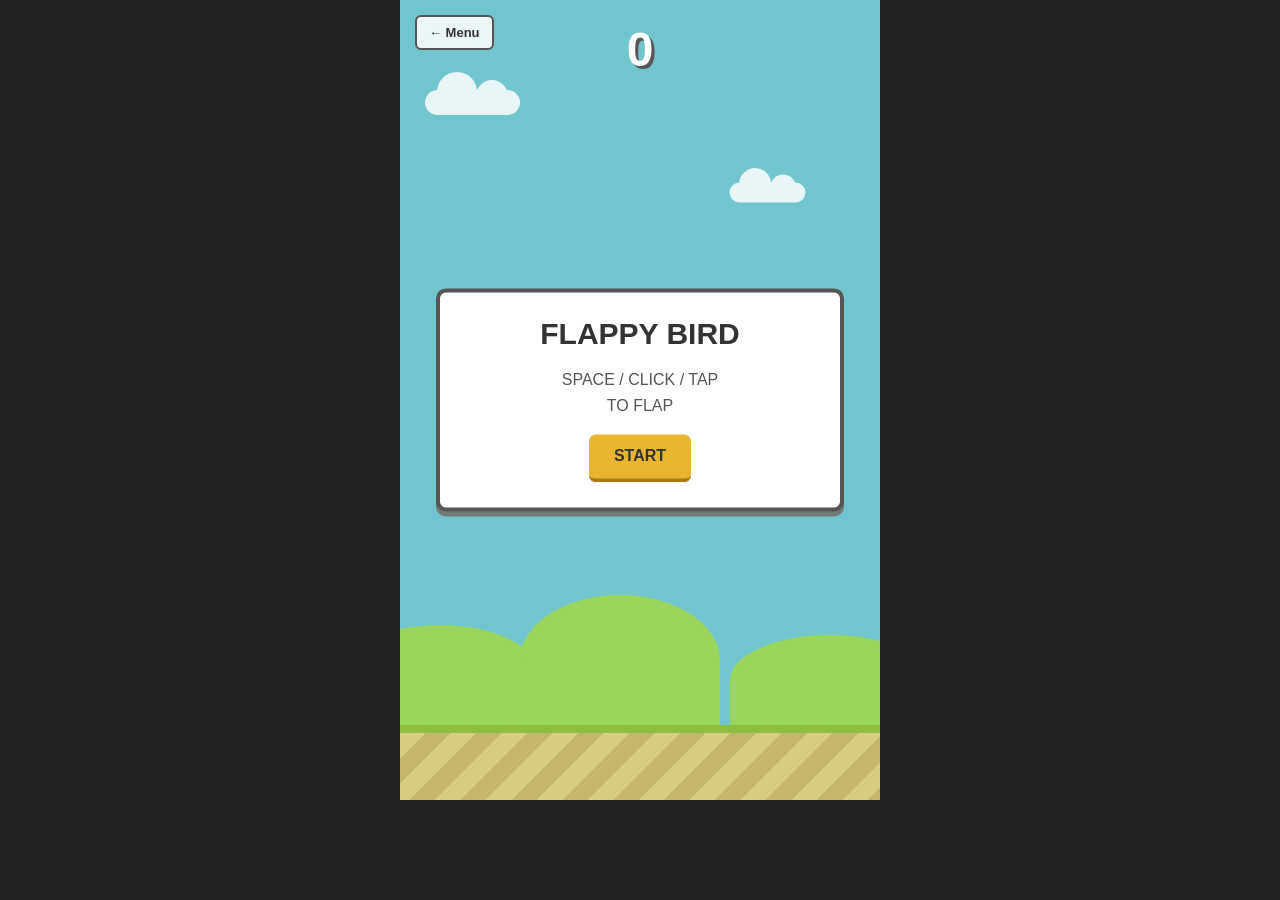
<file: flappybird.html>
<!DOCTYPE html>

<html lang="en">
<head>
<meta charset="UTF-8">
<meta name="viewport" content="width=device-width, initial-scale=1.0">

<title>Flashcard.com</title>

<style>

* {
    box-sizing: border-box;
}

body {
    margin: 0;
    background: #222;
    overflow: hidden;
    user-select: none;
    font-family: Arial, sans-serif;
}

#game {
    position: relative;
    width: min(100vw, 480px);
    height: 100vh;
    max-height: 800px;
    margin: auto;
    overflow: hidden;
    background: #70c5ce;
}

/* SKY */

#sky {
    position: absolute;
    inset: 0;
    background: #70c5ce;
}

/* CLOUDS */

.cloud {
    position: absolute;
    width: 95px;
    height: 25px;
    background: #fff;
    border-radius: 20px;
    opacity: .85;
}

.cloud::before,
.cloud::after {
    content: "";
    position: absolute;
    background: #fff;
    border-radius: 50%;
}

.cloud::before {
    width: 40px;
    height: 40px;
    left: 12px;
    bottom: 3px;
}

.cloud::after {
    width: 32px;
    height: 32px;
    right: 12px;
    bottom: 3px;
}

.cloud1 {
    top: 90px;
    left: 25px;
}

.cloud2 {
    top: 180px;
    left: 320px;
    transform: scale(.8);
}

.cloud3 {
    top: 310px;
    left: 160px;
    transform: scale(.7);
}

/* HILLS */

.hill {
    position: absolute;
    bottom: 75px;
    width: 200px;
    height: 100px;
    background: #9bd45b;
    border-radius: 100% 100% 0 0;
}

.hill1 {
    left: -60px;
}

.hill2 {
    left: 120px;
    height: 130px;
}

.hill3 {
    left: 330px;
    height: 90px;
}

/* BIRD */

#bird {
    position: absolute;
    width: 48px;
    height: 40px;
    left: 105px;
    top: 300px;
    z-index: 10;
    image-rendering: pixelated;
    transform-origin: center;
}

.bird-pixel {
    position: absolute;
    width: 8px;
    height: 8px;

    box-shadow:
        8px 0 #f4c542,
        16px 0 #f4c542,
        24px 0 #f4c542,

        0 8px #f4c542,
        8px 8px #f4c542,
        16px 8px #f4c542,
        24px 8px #f4c542,
        32px 8px #f4c542,

        0 16px #f4c542,
        8px 16px #f4c542,
        16px 16px #f4c542,
        24px 16px #f4c542,
        32px 16px #f4c542,

        8px 24px #e8ad28,
        16px 24px #e8ad28,
        24px 24px #e8ad28,

        16px 32px #9b7115,
        24px 32px #9b7115;
}

.bird-eye-pixel {
    position: absolute;
    width: 8px;
    height: 8px;
    left: 25px;
    top: 8px;
    background: #fff;
}

.bird-eye-pixel::after {
    content: "";
    position: absolute;
    width: 4px;
    height: 4px;
    right: 0;
    top: 2px;
    background: #111;
}

.bird-beak-pixel {
    position: absolute;
    width: 16px;
    height: 8px;
    left: 32px;
    top: 16px;
    background: #e87527;

    box-shadow:
        8px 8px #a94e18;
}

/* PIPES */

.pipe {
    position: absolute;
    width: 62px;
    background: #72b843;
    border: 3px solid #3d7826;
    z-index: 8;
}

.pipe::after {
    content: "";
    position: absolute;
    left: -6px;
    width: 68px;
    height: 25px;
    background: #79c34a;
    border: 3px solid #3d7826;
}

.pipe.top {
    top: 0;
}

.pipe.top::after {
    bottom: -3px;
}

.pipe.bottom {
    bottom: 75px;
}

.pipe.bottom::after {
    top: -3px;
}

/* GROUND */

#ground {
    position: absolute;
    left: 0;
    bottom: 0;

    width: 200%;
    height: 75px;

    z-index: 15;

    background:
        repeating-linear-gradient(
            135deg,
            #d8ce82 0px,
            #d8ce82 18px,
            #c2b76b 18px,
            #c2b76b 36px
        );

    border-top: 8px solid #8fbd42;
}

/* SCORE */

#score {
    position: absolute;
    top: 22px;
    left: 0;

    width: 100%;

    z-index: 20;

    text-align: center;

    color: white;

    font-size: 48px;
    font-weight: bold;

    text-shadow:
        3px 3px #555;
}

/* START / RETRY SCREEN */

#message {
    position: absolute;

    z-index: 30;

    top: 50%;
    left: 50%;

    transform:
        translate(-50%, -50%);

    width: 85%;

    padding: 25px;

    background: white;

    border: 4px solid #555;

    border-radius: 10px;

    text-align: center;

    box-shadow:
        0 5px #777;
}

/* THIS FIXES THE START SCREEN */

#message.hidden {
    display: none !important;
}

#message h1 {
    margin: 0 0 15px;

    color: #333;

    font-size: 30px;
}

#message p {
    color: #555;

    line-height: 1.6;
}

#message button {
    border: none;

    background: #e9b52f;

    color: #333;

    padding: 13px 25px;

    border-radius: 7px;

    font-size: 16px;

    font-weight: bold;

    cursor: pointer;

    border-bottom: 4px solid #a87c13;
}

#message button:hover {
    background: #f4c542;
}

/* MEDAL */

#medal {
    width: 75px;
    height: 75px;

    margin: 10px auto 15px;

    border-radius: 50%;

    border: 5px solid #555;

    display: flex;

    align-items: center;

    justify-content: center;

    font-size: 32px;
}

.bronze {
    background: #b87333;
}

.silver {
    background: #c0c0c0;
}

.gold {
    background: #ffd700;
}

.platinum {
    background: #dff8ff;
}

/* BACK BUTTON */

#back {
    position: absolute;

    top: 15px;
    left: 15px;

    z-index: 50;

    background: rgba(255,255,255,.85);

    border: 2px solid #555;

    border-radius: 6px;

    padding: 8px 12px;

    color: #333;

    text-decoration: none;

    font-size: 13px;

    font-weight: bold;
}

</style>

</head>

<body>

<div id="game">

```
<div id="sky">

    <div class="cloud cloud1"></div>
    <div class="cloud cloud2"></div>
    <div class="cloud cloud3"></div>

    <div class="hill hill1"></div>
    <div class="hill hill2"></div>
    <div class="hill hill3"></div>

</div>


<a id="back" href="index.html">
    ← Menu
</a>


<div id="score">
    0
</div>


<!-- BIRD -->

<div id="bird">

    <div class="bird-pixel"></div>

    <div class="bird-eye-pixel"></div>

    <div class="bird-beak-pixel"></div>

</div>


<!-- GROUND -->

<div id="ground"></div>


<!-- START SCREEN -->

<div id="message">

    <h1>
        FLAPPY BIRD
    </h1>

    <p>
        SPACE / CLICK / TAP<br>
        TO FLAP
    </p>

    <button onclick="startGame()">
        START
    </button>

</div>
```

</div>

<script>

/* ELEMENTS */

const game =
    document.getElementById("game");

const bird =
    document.getElementById("bird");

const scoreDisplay =
    document.getElementById("score");

const message =
    document.getElementById("message");

const ground =
    document.getElementById("ground");


/* GAME VARIABLES */

let birdY = 300;

let velocity = 0;

const gravity = 0.45;

const flapPower = -7.5;


let pipes = [];

let score = 0;


let highScore =
    Number(
        localStorage.getItem(
            "flappyHighScore"
        )
    ) || 0;


let gameRunning = false;

let gameOver = false;


let lastTime = 0;

let pipeTimer = 0;

let groundX = 0;


const groundHeight = 75;


/* START */

function startGame() {

    pipes.forEach(pipe => {

        pipe.top.remove();

        pipe.bottom.remove();

    });


    pipes = [];


    birdY = 300;

    velocity = 0;

    score = 0;

    pipeTimer = 0;


    gameRunning = true;

    gameOver = false;


    scoreDisplay.textContent =
        "0";


    /* HIDE START SCREEN */

    message.classList.add(
        "hidden"
    );


    bird.style.top =
        birdY + "px";


    bird.style.transform =
        "rotate(0deg)";


    lastTime =
        performance.now();


    requestAnimationFrame(
        gameLoop
    );


    flap();

}


/* FLAP */

function flap() {

    if (!gameRunning) {
        return;
    }

    velocity =
        flapPower;

}


/* CREATE PIPE */

function createPipe() {

    const gap = 155;

    const minTop = 80;


    const maxTop =
        game.clientHeight -
        groundHeight -
        gap -
        80;


    const topHeight =
        Math.floor(
            Math.random() *
            (maxTop - minTop)
        ) + minTop;


    const bottomHeight =
        game.clientHeight -
        groundHeight -
        topHeight -
        gap;


    const topPipe =
        document.createElement(
            "div"
        );


    topPipe.className =
        "pipe top";


    topPipe.style.height =
        topHeight + "px";


    topPipe.style.left =
        game.clientWidth + "px";


    const bottomPipe =
        document.createElement(
            "div"
        );


    bottomPipe.className =
        "pipe bottom";


    bottomPipe.style.height =
        bottomHeight + "px";


    bottomPipe.style.left =
        game.clientWidth + "px";


    game.appendChild(
        topPipe
    );


    game.appendChild(
        bottomPipe
    );


    pipes.push({

        x: game.clientWidth,

        topHeight: topHeight,

        top: topPipe,

        bottom: bottomPipe,

        passed: false

    });

}


/* GAME LOOP */

function gameLoop(time) {

    if (!gameRunning) {
        return;
    }


    const delta =
        Math.min(
            (time - lastTime) /
            16.67,
            2
        );


    lastTime = time;


    /* BIRD */

    velocity +=
        gravity * delta;


    birdY +=
        velocity * delta;


    bird.style.top =
        birdY + "px";


    const rotation =
        Math.max(
            -25,

            Math.min(
                velocity * 5,
                90
            )
        );


    bird.style.transform =
        "rotate(" +
        rotation +
        "deg)";


    /* GROUND */

    groundX -=
        1.5 * delta;


    if (groundX <= -36) {

        groundX = 0;

    }


    ground.style.backgroundPosition =
        groundX + "px 0";


    /* PIPES */

    pipeTimer += delta;


    if (pipeTimer > 95) {

        createPipe();

        pipeTimer = 0;

    }


    const speed = 2.6;


    pipes.forEach(pipe => {

        pipe.x -=
            speed * delta;


        pipe.top.style.left =
            pipe.x + "px";


        pipe.bottom.style.left =
            pipe.x + "px";


        /* SCORE */

        if (
            !pipe.passed &&
            pipe.x + 62 < 105
        ) {

            pipe.passed = true;

            score++;


            scoreDisplay.textContent =
                score;

        }

    });


    /* REMOVE OLD PIPES */

    pipes =
        pipes.filter(pipe => {

            if (pipe.x < -80) {

                pipe.top.remove();

                pipe.bottom.remove();

                return false;

            }

            return true;

        });


    /* GROUND / CEILING */

    if (
        birdY < 0 ||

        birdY + 40 >
        game.clientHeight -
        groundHeight
    ) {

        endGame();

        return;

    }


    /* COLLISION */

    const birdLeft = 105;

    const birdRight = 153;

    const birdTop = birdY;

    const birdBottom =
        birdY + 40;


    for (
        const pipe of pipes
    ) {

        const pipeLeft =
            pipe.x;

        const pipeRight =
            pipe.x + 62;


        if (
            birdRight > pipeLeft &&
            birdLeft < pipeRight
        ) {

            const gapTop =
                pipe.topHeight;


            const gapBottom =
                pipe.topHeight +
                155;


            if (
                birdTop < gapTop ||

                birdBottom >
                gapBottom
            ) {

                endGame();

                return;

            }

        }

    }


    requestAnimationFrame(
        gameLoop
    );

}


/* MEDALS */

function getMedal(score) {

    if (score >= 40) {

        return {

            name: "PLATINUM",

            className: "platinum",

            icon: "💎"

        };

    }


    if (score >= 30) {

        return {

            name: "GOLD",

            className: "gold",

            icon: "🥇"

        };

    }


    if (score >= 20) {

        return {

            name: "SILVER",

            className: "silver",

            icon: "🥈"

        };

    }


    if (score >= 10) {

        return {

            name: "BRONZE",

            className: "bronze",

            icon: "🥉"

        };

    }


    return null;

}


/* RETRY SCREEN */

function endGame() {

    gameRunning = false;

    gameOver = true;


    if (score > highScore) {

        highScore = score;


        localStorage.setItem(
            "flappyHighScore",
            highScore
        );

    }


    const medal =
        getMedal(score);


    let medalHTML = "";


    if (medal) {

        medalHTML = `

            <div id="medal"
                 class="${medal.className}">

                ${medal.icon}

            </div>

            <strong>
                ${medal.name} MEDAL
            </strong>

        `;

    }


    message.innerHTML = `

        <h1>
            TRY AGAIN
        </h1>

        ${medalHTML}

        <p>

            Score:
            <strong>
                ${score}
            </strong>

            <br>

            Best:
            <strong>
                ${highScore}
            </strong>

        </p>

        <button onclick="startGame()">
            PLAY AGAIN
        </button>

    `;


    message.classList.remove(
        "hidden"
    );

}


/* KEYBOARD */

document.addEventListener(
    "keydown",
    function(event) {

        if (
            event.code === "Space" ||
            event.code === "ArrowUp"
        ) {

            event.preventDefault();


            if (
                !gameRunning &&
                !gameOver
            ) {

                startGame();

            } else {

                flap();

            }

        }

    }
);


/* MOUSE */

game.addEventListener(
    "mousedown",
    function(event) {

        if (
            event.target.tagName ===
            "BUTTON" ||

            event.target.id ===
            "back"
        ) {

            return;

        }


        if (
            !gameRunning &&
            !gameOver
        ) {

            startGame();

        } else {

            flap();

        }

    }
);


/* TOUCH */

game.addEventListener(
    "touchstart",
    function(event) {

        if (
            event.target.tagName ===
            "BUTTON" ||

            event.target.id ===
            "back"
        ) {

            return;

        }


        event.preventDefault();


        if (
            !gameRunning &&
            !gameOver
        ) {

            startGame();

        } else {

            flap();

        }

    },
    {
        passive: false
    }
);


/* SECRET RRR */

let rPresses = 0;

let rTimer;


document.addEventListener(
    "keydown",
    function(event) {

        if (
            event.key.toLowerCase() !==
            "r"
        ) {

            return;

        }


        rPresses++;


        clearTimeout(
            rTimer
        );


        rTimer =
            setTimeout(
                function() {

                    rPresses = 0;

                },
                700
            );


        if (rPresses === 3) {

            window.location.href =
                "flashcard.html";

            rPresses = 0;

        }

    }
);

</script>

</body>
</html>
</file>
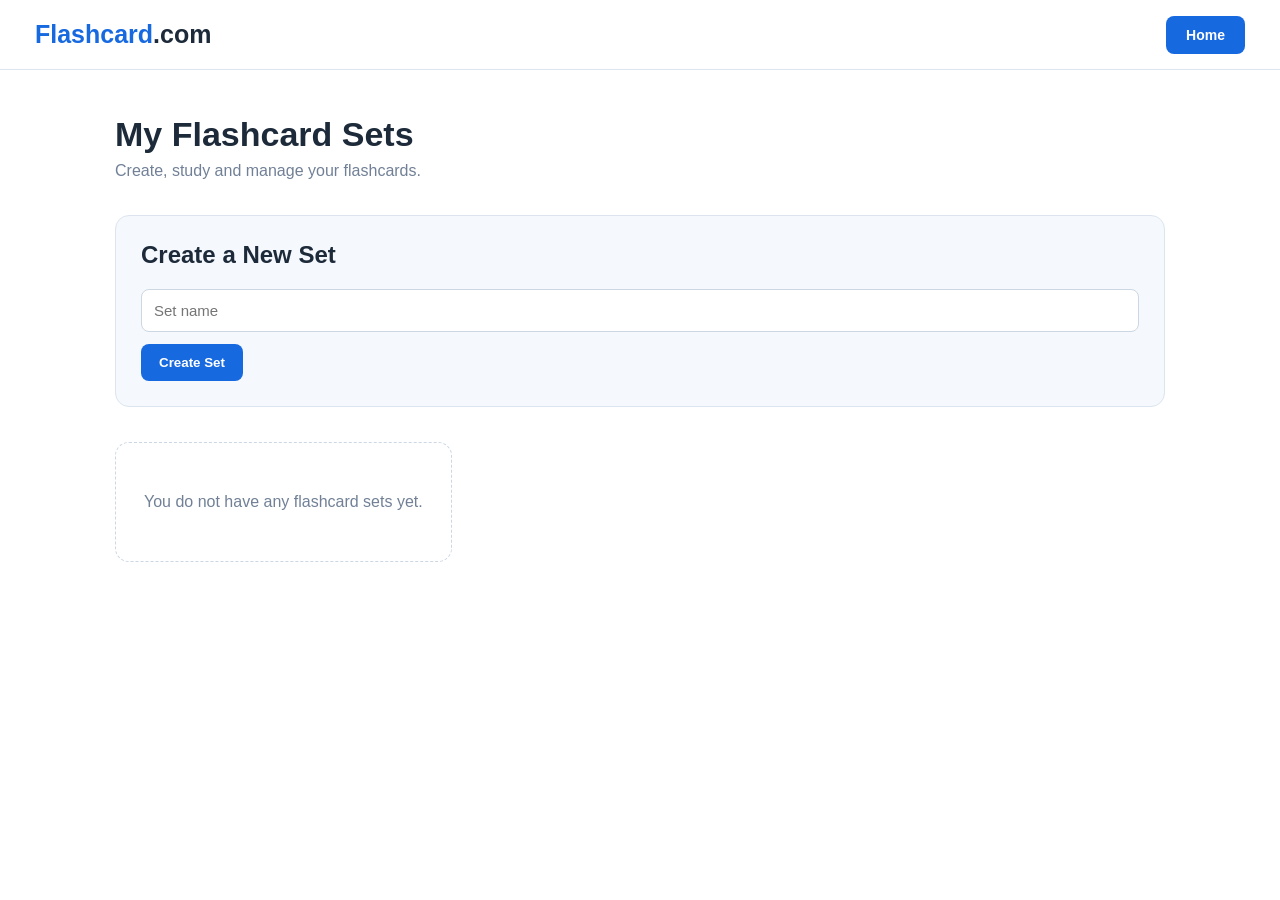
<file: flashcard.html>
<!DOCTYPE html>
<html lang="en">
<head>
<link rel="icon" type="image/png" href="favicon.png">
<meta charset="UTF-8">
<meta name="viewport" content="width=device-width, initial-scale=1.0">

<title>Flashcard.com</title>

<style>

* {
    box-sizing: border-box;
}

body {
    margin: 0;
    font-family: Arial, Helvetica, sans-serif;
    background: #ffffff;
    color: #1d2a3a;
}

header {
    height: 70px;
    background: #ffffff;
    border-bottom: 1px solid #dce5ef;
    display: flex;
    align-items: center;
    justify-content: space-between;
    padding: 0 35px;
    position: sticky;
    top: 0;
    z-index: 10;
}

.logo {
    font-size: 25px;
    font-weight: 800;
    color: #1769e0;
    cursor: pointer;
}

.logo span {
    color: #1d2a3a;
}

.home-btn {
    border: none;
    background: #1769e0;
    color: white;
    padding: 11px 20px;
    border-radius: 8px;
    font-size: 14px;
    font-weight: 700;
    cursor: pointer;
}

.home-btn:hover {
    background: #0e55bd;
}

main {
    max-width: 1100px;
    margin: auto;
    padding: 45px 25px;
}

h1 {
    margin: 0 0 8px;
    font-size: 34px;
}

.subtitle {
    color: #718096;
    margin-bottom: 35px;
}

.create-area {
    background: #f5f8fc;
    border: 1px solid #dce5ef;
    border-radius: 14px;
    padding: 25px;
    margin-bottom: 35px;
}

.create-area h2 {
    margin-top: 0;
}

input,
textarea {
    width: 100%;
    border: 1px solid #ccd7e3;
    border-radius: 8px;
    padding: 12px;
    font-size: 15px;
    font-family: inherit;
    margin-bottom: 12px;
    outline: none;
}

input:focus,
textarea:focus {
    border-color: #1769e0;
}

textarea {
    min-height: 80px;
    resize: vertical;
}

button {
    font-family: inherit;
}

.primary-btn {
    background: #1769e0;
    color: white;
    border: none;
    padding: 11px 18px;
    border-radius: 8px;
    font-weight: 700;
    cursor: pointer;
}

.primary-btn:hover {
    background: #0e55bd;
}

.sets {
    display: grid;
    grid-template-columns: repeat(auto-fill, minmax(260px, 1fr));
    gap: 20px;
}

.set-card {
    background: white;
    border: 1px solid #dce5ef;
    border-radius: 14px;
    padding: 22px;
    box-shadow: 0 3px 12px rgba(30, 60, 90, 0.06);
}

.set-card h3 {
    margin: 0 0 8px;
    font-size: 20px;
}

.card-count {
    color: #718096;
    margin-bottom: 18px;
}

.card-actions {
    display: flex;
    gap: 8px;
    flex-wrap: wrap;
}

.study-btn,
.edit-btn,
.delete-btn {
    border: none;
    padding: 9px 13px;
    border-radius: 7px;
    cursor: pointer;
    font-weight: 700;
}

.study-btn {
    background: #1769e0;
    color: white;
}

.edit-btn {
    background: #e8f1ff;
    color: #1769e0;
}

.delete-btn {
    background: #ffe9e9;
    color: #c53030;
}

.study-screen {
    display: none;
}

.study-top {
    display: flex;
    align-items: center;
    justify-content: space-between;
    margin-bottom: 25px;
}

.back-btn {
    background: #edf3fa;
    color: #26384d;
    border: none;
    padding: 10px 15px;
    border-radius: 8px;
    font-weight: 700;
    cursor: pointer;
}

.flashcard {
    width: 100%;
    max-width: 750px;
    min-height: 390px;
    margin: 30px auto;
    perspective: 1000px;
    cursor: pointer;
}

.flashcard-inner {
    width: 100%;
    height: 390px;
    position: relative;
    transition: transform 0.5s;
    transform-style: preserve-3d;
}

.flashcard.flipped .flashcard-inner {
    transform: rotateY(180deg);
}

.card-side {
    position: absolute;
    width: 100%;
    height: 100%;
    backface-visibility: hidden;
    border: 1px solid #d7e2ee;
    border-radius: 18px;
    background: white;
    box-shadow: 0 8px 30px rgba(30, 60, 90, 0.1);
    display: flex;
    align-items: center;
    justify-content: center;
    padding: 40px;
    text-align: center;
    font-size: 28px;
    line-height: 1.4;
}

.card-back {
    transform: rotateY(180deg);
    background: #f5f9ff;
}

.study-controls {
    display: flex;
    justify-content: center;
    align-items: center;
    gap: 15px;
}

.study-controls button {
    border: none;
    background: #1769e0;
    color: white;
    padding: 11px 18px;
    border-radius: 8px;
    cursor: pointer;
    font-weight: 700;
}

.progress {
    text-align: center;
    color: #718096;
    margin-bottom: 15px;
}

.empty {
    text-align: center;
    padding: 50px 20px;
    color: #718096;
    border: 1px dashed #ccd7e3;
    border-radius: 14px;
}

.editor {
    display: none;
}

.editor-card {
    background: #f5f8fc;
    border: 1px solid #dce5ef;
    border-radius: 14px;
    padding: 25px;
    margin-bottom: 20px;
}

.card-row {
    background: white;
    border: 1px solid #dce5ef;
    border-radius: 10px;
    padding: 15px;
    margin-bottom: 12px;
}

.card-row-top {
    display: flex;
    justify-content: space-between;
    align-items: center;
    margin-bottom: 10px;
}

.remove-card {
    border: none;
    background: #ffe9e9;
    color: #c53030;
    padding: 7px 10px;
    border-radius: 6px;
    cursor: pointer;
    font-weight: 700;
}

@media (max-width: 600px) {

    header {
        padding: 0 18px;
    }

    main {
        padding: 30px 15px;
    }

    h1 {
        font-size: 28px;
    }

    .card-side {
        font-size: 22px;
        padding: 25px;
    }

}

</style>

</head>

<body>

<header>

<div class="logo" onclick="showHome()">
Flashcard<span>.com</span>
</div>

<button class="home-btn" onclick="goToGames()">
Home
</button>

</header>

<main>

<section id="homeScreen">

<h1>My Flashcard Sets</h1>

<div class="subtitle">
Create, study and manage your flashcards.
</div>

<div class="create-area">

<h2>Create a New Set</h2>

<input
id="newSetName"
type="text"
placeholder="Set name"
>

<button class="primary-btn" onclick="createSet()">
Create Set
</button>

</div>

<div id="setsContainer" class="sets"></div>

</section>


<section id="editorScreen" class="editor">

<div class="study-top">

<div>

<h1 id="editorTitle">
Edit Set
</h1>

<div class="subtitle">
Add your questions and answers.
</div>

</div>

<button class="back-btn" onclick="showHome()">
Back
</button>

</div>

<div class="editor-card">

<input
id="editSetName"
type="text"
placeholder="Set name"
>

<div id="cardsEditor"></div>

<button class="primary-btn" onclick="addCard()">
+ Add Card
</button>

<button class="primary-btn" onclick="saveSet()">
Save Set
</button>

</div>

</section>


<section id="studyScreen" class="study-screen">

<div class="study-top">

<div>

<h1 id="studyTitle">
Study
</h1>

<div class="subtitle">
Click the card to flip it.
</div>

</div>

<button class="back-btn" onclick="showHome()">
Back to My Sets
</button>

</div>

<div id="progress" class="progress"></div>

<div
class="flashcard"
id="flashcard"
onclick="flipCard()"
>

<div class="flashcard-inner">

<div
class="card-side card-front"
id="questionSide"
></div>

<div
class="card-side card-back"
id="answerSide"
></div>

</div>

</div>

<div class="study-controls">

<button onclick="previousCard()">
Previous
</button>

<button onclick="flipCard()">
Flip
</button>

<button onclick="nextCard()">
Next
</button>

</div>

</section>

</main>

<script>

let sets = JSON.parse(
    localStorage.getItem("flashcardSets") || "[]"
);

let editingSet = null;
let studyingSet = null;
let studyIndex = 0;


function saveData() {

    localStorage.setItem(
        "flashcardSets",
        JSON.stringify(sets)
    );

}


function goToGames() {

    window.location.href = "index.html?games=true";

}


function showHome() {

    document.getElementById("homeScreen").style.display = "block";
    document.getElementById("editorScreen").style.display = "none";
    document.getElementById("studyScreen").style.display = "none";

    renderSets();

}


function createSet() {

    const nameInput =
        document.getElementById("newSetName");

    const name =
        nameInput.value.trim();

    if (!name) {

        alert("Enter a name for the set.");

        return;

    }

    const newSet = {

        id: Date.now(),

        name: name,

        cards: []

    };

    sets.push(newSet);

    saveData();

    nameInput.value = "";

    editSet(newSet.id);

}


function renderSets() {

    const container =
        document.getElementById("setsContainer");

    if (sets.length === 0) {

        container.innerHTML =
            '<div class="empty">You do not have any flashcard sets yet.</div>';

        return;

    }

    container.innerHTML = "";

    sets.forEach(set => {

        const card =
            document.createElement("div");

        card.className = "set-card";

        card.innerHTML = `

            <h3>${escapeHtml(set.name)}</h3>

            <div class="card-count">
                ${set.cards.length}
                card${set.cards.length === 1 ? "" : "s"}
            </div>

            <div class="card-actions">

                <button
                    class="study-btn"
                    onclick="studySet(${set.id})"
                >
                    Study
                </button>

                <button
                    class="edit-btn"
                    onclick="editSet(${set.id})"
                >
                    Edit
                </button>

                <button
                    class="delete-btn"
                    onclick="deleteSet(${set.id})"
                >
                    Delete
                </button>

            </div>

        `;

        container.appendChild(card);

    });

}


function editSet(id) {

    const set =
        sets.find(s => s.id === id);

    if (!set) return;

    editingSet = id;

    document.getElementById("homeScreen").style.display = "none";
    document.getElementById("studyScreen").style.display = "none";
    document.getElementById("editorScreen").style.display = "block";

    document.getElementById("editorTitle").textContent =
        set.name;

    document.getElementById("editSetName").value =
        set.name;

    renderEditorCards();

}


function renderEditorCards() {

    const set =
        sets.find(s => s.id === editingSet);

    const container =
        document.getElementById("cardsEditor");

    container.innerHTML = "";

    if (!set || set.cards.length === 0) {

        container.innerHTML =
            '<div class="empty">No cards yet. Add your first card.</div>';

        return;

    }

    set.cards.forEach((card, index) => {

        const row =
            document.createElement("div");

        row.className = "card-row";

        row.innerHTML = `

            <div class="card-row-top">

                <strong>
                    Card ${index + 1}
                </strong>

                <button
                    class="remove-card"
                    onclick="removeCard(${index})"
                >
                    Delete
                </button>

            </div>

            <input
                id="question-${index}"
                value="${escapeAttribute(card.question)}"
                placeholder="Question"
            >

            <textarea
                id="answer-${index}"
                placeholder="Answer"
            >${escapeHtml(card.answer)}</textarea>

        `;

        container.appendChild(row);

    });

}


function addCard() {

    const set =
        sets.find(s => s.id === editingSet);

    if (!set) return;

    set.cards.push({

        question: "",

        answer: ""

    });

    saveData();

    renderEditorCards();

}


function removeCard(index) {

    const set =
        sets.find(s => s.id === editingSet);

    if (!set) return;

    set.cards.splice(index, 1);

    saveData();

    renderEditorCards();

}


function saveSet() {

    const set =
        sets.find(s => s.id === editingSet);

    if (!set) return;

    const newName =
        document.getElementById("editSetName").value.trim();

    if (!newName) {

        alert("Enter a name for the set.");

        return;

    }

    set.name = newName;

    set.cards.forEach((card, index) => {

        const question =
            document.getElementById(
                `question-${index}`
            );

        const answer =
            document.getElementById(
                `answer-${index}`
            );

        if (question) {

            card.question =
                question.value;

        }

        if (answer) {

            card.answer =
                answer.value;

        }

    });

    saveData();

    showHome();

}


function deleteSet(id) {

    const set =
        sets.find(s => s.id === id);

    if (!set) return;

    if (!confirm(`Delete "${set.name}"?`)) {

        return;

    }

    sets =
        sets.filter(s => s.id !== id);

    saveData();

    renderSets();

}


function studySet(id) {

    const set =
        sets.find(s => s.id === id);

    if (!set) return;

    if (set.cards.length === 0) {

        alert(
            "Add some cards before studying this set."
        );

        return;

    }

    studyingSet = id;

    studyIndex = 0;

    document.getElementById("homeScreen").style.display = "none";
    document.getElementById("editorScreen").style.display = "none";
    document.getElementById("studyScreen").style.display = "block";

    document.getElementById("studyTitle").textContent =
        set.name;

    updateStudyCard();

}


function updateStudyCard() {

    const set =
        sets.find(s => s.id === studyingSet);

    if (!set || set.cards.length === 0) {

        showHome();

        return;

    }

    const card =
        set.cards[studyIndex];

    document.getElementById("questionSide").textContent =
        card.question || "No question";

    document.getElementById("answerSide").textContent =
        card.answer || "No answer";

    document.getElementById("progress").textContent =
        `Card ${studyIndex + 1} of ${set.cards.length}`;

    document.getElementById("flashcard")
        .classList.remove("flipped");

}


function flipCard() {

    document.getElementById("flashcard")
        .classList.toggle("flipped");

}


function nextCard() {

    const set =
        sets.find(s => s.id === studyingSet);

    if (!set || set.cards.length === 0) return;

    studyIndex++;

    if (studyIndex >= set.cards.length) {

        studyIndex = 0;

    }

    updateStudyCard();

}


function previousCard() {

    const set =
        sets.find(s => s.id === studyingSet);

    if (!set || set.cards.length === 0) return;

    studyIndex--;

    if (studyIndex < 0) {

        studyIndex =
            set.cards.length - 1;

    }

    updateStudyCard();

}


function escapeHtml(value) {

    return String(value)

        .replace(/&/g, "&amp;")
        .replace(/</g, "&lt;")
        .replace(/>/g, "&gt;")
        .replace(/"/g, "&quot;")
        .replace(/'/g, "&#039;");

}


function escapeAttribute(value) {

    return escapeHtml(value);

}


let rCount = 0;
let rTimer = null;

document.addEventListener("keydown", function(event) {

    if (event.key.toLowerCase() !== "r") {

        return;

    }

    rCount++;

    clearTimeout(rTimer);

    rTimer = setTimeout(function() {

        rCount = 0;

    }, 700);

    if (rCount >= 3) {

        rCount = 0;

        window.location.href =
            "index.html?games=true";

    }

});


renderSets();

</script>

</body>
</html>
</file>
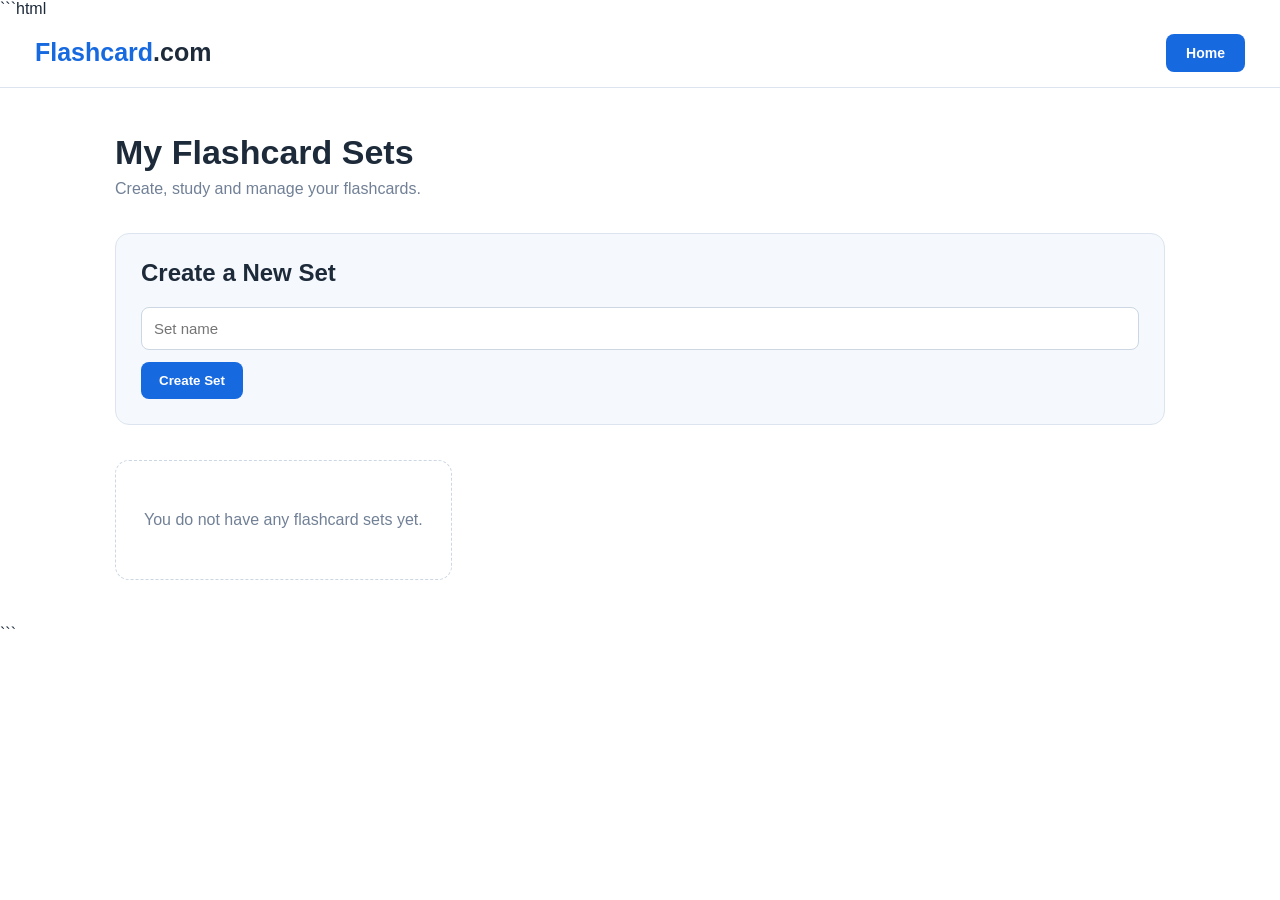
<file: flashcards.html>
```html
<!DOCTYPE html>
<html lang="en">
<head>
<meta charset="UTF-8">
<meta name="viewport" content="width=device-width, initial-scale=1.0">
<title>Flashcard.com</title>
<style>
* {
    box-sizing: border-box;
}

body {
    margin: 0;
    font-family: Arial, Helvetica, sans-serif;
    background: #ffffff;
    color: #1d2a3a;
}

header {
    height: 70px;
    background: #ffffff;
    border-bottom: 1px solid #dce5ef;
    display: flex;
    align-items: center;
    justify-content: space-between;
    padding: 0 35px;
    position: sticky;
    top: 0;
    z-index: 10;
}

.logo {
    font-size: 25px;
    font-weight: 800;
    color: #1769e0;
    cursor: pointer;
}

.logo span {
    color: #1d2a3a;
}

.home-btn {
    border: none;
    background: #1769e0;
    color: white;
    padding: 11px 20px;
    border-radius: 8px;
    font-size: 14px;
    font-weight: 700;
    cursor: pointer;
}

.home-btn:hover {
    background: #0e55bd;
}

main {
    max-width: 1100px;
    margin: auto;
    padding: 45px 25px;
}

h1 {
    margin: 0 0 8px;
    font-size: 34px;
}

.subtitle {
    color: #718096;
    margin-bottom: 35px;
}

.create-area {
    background: #f5f8fc;
    border: 1px solid #dce5ef;
    border-radius: 14px;
    padding: 25px;
    margin-bottom: 35px;
}

.create-area h2 {
    margin-top: 0;
}

input,
textarea {
    width: 100%;
    border: 1px solid #ccd7e3;
    border-radius: 8px;
    padding: 12px;
    font-size: 15px;
    font-family: inherit;
    margin-bottom: 12px;
    outline: none;
}

input:focus,
textarea:focus {
    border-color: #1769e0;
}

textarea {
    min-height: 80px;
    resize: vertical;
}

button {
    font-family: inherit;
}

.primary-btn {
    background: #1769e0;
    color: white;
    border: none;
    padding: 11px 18px;
    border-radius: 8px;
    font-weight: 700;
    cursor: pointer;
}

.primary-btn:hover {
    background: #0e55bd;
}

.sets {
    display: grid;
    grid-template-columns: repeat(auto-fill, minmax(260px, 1fr));
    gap: 20px;
}

.set-card {
    background: white;
    border: 1px solid #dce5ef;
    border-radius: 14px;
    padding: 22px;
    box-shadow: 0 3px 12px rgba(30, 60, 90, 0.06);
}

.set-card h3 {
    margin: 0 0 8px;
    font-size: 20px;
}

.card-count {
    color: #718096;
    margin-bottom: 18px;
}

.card-actions {
    display: flex;
    gap: 8px;
    flex-wrap: wrap;
}

.study-btn,
.edit-btn,
.delete-btn {
    border: none;
    padding: 9px 13px;
    border-radius: 7px;
    cursor: pointer;
    font-weight: 700;
}

.study-btn {
    background: #1769e0;
    color: white;
}

.edit-btn {
    background: #e8f1ff;
    color: #1769e0;
}

.delete-btn {
    background: #ffe9e9;
    color: #c53030;
}

.study-screen {
    display: none;
}

.study-top {
    display: flex;
    align-items: center;
    justify-content: space-between;
    margin-bottom: 25px;
}

.back-btn {
    background: #edf3fa;
    color: #26384d;
    border: none;
    padding: 10px 15px;
    border-radius: 8px;
    font-weight: 700;
    cursor: pointer;
}

.flashcard {
    width: 100%;
    max-width: 750px;
    min-height: 390px;
    margin: 30px auto;
    perspective: 1000px;
    cursor: pointer;
}

.flashcard-inner {
    width: 100%;
    height: 390px;
    position: relative;
    transition: transform 0.5s;
    transform-style: preserve-3d;
}

.flashcard.flipped .flashcard-inner {
    transform: rotateY(180deg);
}

.card-side {
    position: absolute;
    width: 100%;
    height: 100%;
    backface-visibility: hidden;
    border: 1px solid #d7e2ee;
    border-radius: 18px;
    background: white;
    box-shadow: 0 8px 30px rgba(30, 60, 90, 0.1);
    display: flex;
    align-items: center;
    justify-content: center;
    padding: 40px;
    text-align: center;
    font-size: 28px;
    line-height: 1.4;
}

.card-back {
    transform: rotateY(180deg);
    background: #f5f9ff;
}

.study-controls {
    display: flex;
    justify-content: center;
    align-items: center;
    gap: 15px;
}

.study-controls button {
    border: none;
    background: #1769e0;
    color: white;
    padding: 11px 18px;
    border-radius: 8px;
    cursor: pointer;
    font-weight: 700;
}

.progress {
    text-align: center;
    color: #718096;
    margin-bottom: 15px;
}

.empty {
    text-align: center;
    padding: 50px 20px;
    color: #718096;
    border: 1px dashed #ccd7e3;
    border-radius: 14px;
}

.editor {
    display: none;
}

.editor-card {
    background: #f5f8fc;
    border: 1px solid #dce5ef;
    border-radius: 14px;
    padding: 25px;
    margin-bottom: 20px;
}

.card-row {
    background: white;
    border: 1px solid #dce5ef;
    border-radius: 10px;
    padding: 15px;
    margin-bottom: 12px;
}

.card-row-top {
    display: flex;
    justify-content: space-between;
    align-items: center;
    margin-bottom: 10px;
}

.remove-card {
    border: none;
    background: #ffe9e9;
    color: #c53030;
    padding: 7px 10px;
    border-radius: 6px;
    cursor: pointer;
    font-weight: 700;
}

@media (max-width: 600px) {
    header {
        padding: 0 18px;
    }

    main {
        padding: 30px 15px;
    }

    h1 {
        font-size: 28px;
    }

    .card-side {
        font-size: 22px;
        padding: 25px;
    }
}
</style>
</head>
<body>

<header>
    <div class="logo" onclick="goHome()">Flashcard<span>.com</span></div>
    <button class="home-btn" onclick="goHome()">Home</button>
</header>

<main>

    <section id="homeScreen">
        <h1>My Flashcard Sets</h1>
        <div class="subtitle">Create, study and manage your flashcards.</div>

        <div class="create-area">
            <h2>Create a New Set</h2>
            <input id="newSetName" type="text" placeholder="Set name">
            <button class="primary-btn" onclick="createSet()">Create Set</button>
        </div>

        <div id="setsContainer" class="sets"></div>
    </section>

    <section id="editorScreen" class="editor">
        <div class="study-top">
            <div>
                <h1 id="editorTitle">Edit Set</h1>
                <div class="subtitle">Add your questions and answers.</div>
            </div>
            <button class="back-btn" onclick="showHome()">Back</button>
        </div>

        <div class="editor-card">
            <input id="editSetName" type="text" placeholder="Set name">
            <div id="cardsEditor"></div>

            <button class="primary-btn" onclick="addCard()">+ Add Card</button>
            <button class="primary-btn" onclick="saveSet()">Save Set</button>
        </div>
    </section>

    <section id="studyScreen" class="study-screen">
        <div class="study-top">
            <div>
                <h1 id="studyTitle">Study</h1>
                <div class="subtitle">Click the card to flip it.</div>
            </div>
            <button class="back-btn" onclick="showHome()">Back to My Sets</button>
        </div>

        <div id="progress" class="progress"></div>

        <div class="flashcard" id="flashcard" onclick="flipCard()">
            <div class="flashcard-inner">
                <div class="card-side card-front" id="questionSide"></div>
                <div class="card-side card-back" id="answerSide"></div>
            </div>
        </div>

        <div class="study-controls">
            <button onclick="previousCard()">Previous</button>
            <button onclick="flipCard()">Flip</button>
            <button onclick="nextCard()">Next</button>
        </div>
    </section>

</main>

<script>
let sets = JSON.parse(localStorage.getItem("flashcardSets") || "[]");
let editingSet = null;
let studyingSet = null;
let studyIndex = 0;

function saveData() {
    localStorage.setItem("flashcardSets", JSON.stringify(sets));
}

function goHome() {
    window.location.href = "index.html";
}

function showHome() {
    document.getElementById("homeScreen").style.display = "block";
    document.getElementById("editorScreen").style.display = "none";
    document.getElementById("studyScreen").style.display = "none";
    renderSets();
}

function createSet() {
    const nameInput = document.getElementById("newSetName");
    const name = nameInput.value.trim();

    if (!name) {
        alert("Enter a name for the set.");
        return;
    }

    const newSet = {
        id: Date.now(),
        name: name,
        cards: []
    };

    sets.push(newSet);
    saveData();

    nameInput.value = "";
    editSet(newSet.id);
}

function renderSets() {
    const container = document.getElementById("setsContainer");

    if (sets.length === 0) {
        container.innerHTML = '<div class="empty">You do not have any flashcard sets yet.</div>';
        return;
    }

    container.innerHTML = "";

    sets.forEach(set => {
        const card = document.createElement("div");
        card.className = "set-card";

        card.innerHTML = `
            <h3>${escapeHtml(set.name)}</h3>
            <div class="card-count">${set.cards.length} card${set.cards.length === 1 ? "" : "s"}</div>
            <div class="card-actions">
                <button class="study-btn" onclick="studySet(${set.id})">Study</button>
                <button class="edit-btn" onclick="editSet(${set.id})">Edit</button>
                <button class="delete-btn" onclick="deleteSet(${set.id})">Delete</button>
            </div>
        `;

        container.appendChild(card);
    });
}

function editSet(id) {
    const set = sets.find(s => s.id === id);

    if (!set) return;

    editingSet = id;

    document.getElementById("homeScreen").style.display = "none";
    document.getElementById("studyScreen").style.display = "none";
    document.getElementById("editorScreen").style.display = "block";

    document.getElementById("editorTitle").textContent = set.name;
    document.getElementById("editSetName").value = set.name;

    renderEditorCards();
}

function renderEditorCards() {
    const set = sets.find(s => s.id === editingSet);
    const container = document.getElementById("cardsEditor");

    container.innerHTML = "";

    if (!set || set.cards.length === 0) {
        container.innerHTML = '<div class="empty">No cards yet. Add your first card.</div>';
        return;
    }

    set.cards.forEach((card, index) => {
        const row = document.createElement("div");
        row.className = "card-row";

        row.innerHTML = `
            <div class="card-row-top">
                <strong>Card ${index + 1}</strong>
                <button class="remove-card" onclick="removeCard(${index})">Delete</button>
            </div>
            <input id="question-${index}" value="${escapeAttribute(card.question)}" placeholder="Question">
            <textarea id="answer-${index}" placeholder="Answer">${escapeHtml(card.answer)}</textarea>
        `;

        container.appendChild(row);
    });
}

function addCard() {
    const set = sets.find(s => s.id === editingSet);

    if (!set) return;

    set.cards.push({
        question: "",
        answer: ""
    });

    saveData();
    renderEditorCards();
}

function removeCard(index) {
    const set = sets.find(s => s.id === editingSet);

    if (!set) return;

    set.cards.splice(index, 1);
    saveData();
    renderEditorCards();
}

function saveSet() {
    const set = sets.find(s => s.id === editingSet);

    if (!set) return;

    const newName = document.getElementById("editSetName").value.trim();

    if (!newName) {
        alert("Enter a name for the set.");
        return;
    }

    set.name = newName;

    set.cards.forEach((card, index) => {
        const question = document.getElementById(`question-${index}`);
        const answer = document.getElementById(`answer-${index}`);

        if (question) {
            card.question = question.value;
        }

        if (answer) {
            card.answer = answer.value;
        }
    });

    saveData();
    showHome();
}

function deleteSet(id) {
    const set = sets.find(s => s.id === id);

    if (!set) return;

    if (!confirm(`Delete "${set.name}"?`)) {
        return;
    }

    sets = sets.filter(s => s.id !== id);
    saveData();
    renderSets();
}

function studySet(id) {
    const set = sets.find(s => s.id === id);

    if (!set) return;

    if (set.cards.length === 0) {
        alert("Add some cards before studying this set.");
        return;
    }

    studyingSet = id;
    studyIndex = 0;

    document.getElementById("homeScreen").style.display = "none";
    document.getElementById("editorScreen").style.display = "none";
    document.getElementById("studyScreen").style.display = "block";

    document.getElementById("studyTitle").textContent = set.name;

    updateStudyCard();
}

function updateStudyCard() {
    const set = sets.find(s => s.id === studyingSet);

    if (!set || set.cards.length === 0) {
        showHome();
        return;
    }

    const card = set.cards[studyIndex];

    document.getElementById("questionSide").textContent = card.question || "No question";
    document.getElementById("answerSide").textContent = card.answer || "No answer";

    document.getElementById("progress").textContent =
        `Card ${studyIndex + 1} of ${set.cards.length}`;

    document.getElementById("flashcard").classList.remove("flipped");
}

function flipCard() {
    document.getElementById("flashcard").classList.toggle("flipped");
}

function nextCard() {
    const set = sets.find(s => s.id === studyingSet);

    if (!set || set.cards.length === 0) return;

    studyIndex++;

    if (studyIndex >= set.cards.length) {
        studyIndex = 0;
    }

    updateStudyCard();
}

function previousCard() {
    const set = sets.find(s => s.id === studyingSet);

    if (!set || set.cards.length === 0) return;

    studyIndex--;

    if (studyIndex < 0) {
        studyIndex = set.cards.length - 1;
    }

    updateStudyCard();
}

function escapeHtml(value) {
    return String(value)
        .replace(/&/g, "&amp;")
        .replace(/</g, "&lt;")
        .replace(/>/g, "&gt;")
        .replace(/"/g, "&quot;")
        .replace(/'/g, "&#039;");
}

function escapeAttribute(value) {
    return escapeHtml(value);
}

let rCount = 0;
let rTimer = null;

document.addEventListener("keydown", function(event) {
    if (event.key.toLowerCase() !== "r") return;

    rCount++;

    clearTimeout(rTimer);

    rTimer = setTimeout(() => {
        rCount = 0;
    }, 700);

    if (rCount === 3) {
        rCount = 0;
        window.location.href = "index.html";
    }
});

renderSets();
</script>

</body>
</html>
```
</file>
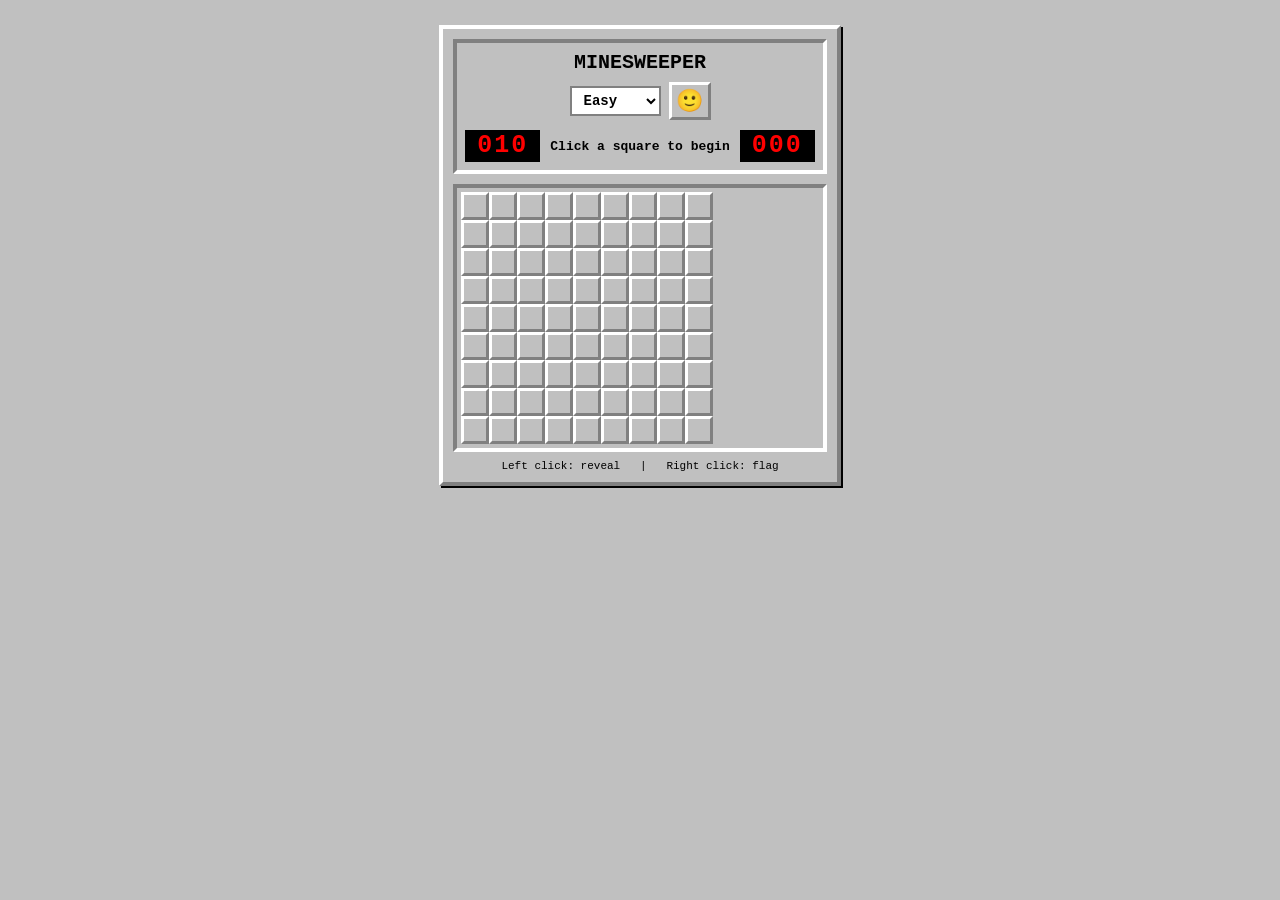
<file: minesweeper.html>
<!DOCTYPE html>
<html lang="en">
<head>
<meta charset="UTF-8">
<meta name="viewport" content="width=device-width, initial-scale=1.0">
<title>Flashcard.com</title>

<style>
*{
    box-sizing:border-box;
    user-select:none;
}

html,body{
    margin:0;
    padding:0;
    min-height:100%;
}

body{
    background:#c0c0c0;
    font-family:"Courier New",monospace;
    display:flex;
    justify-content:center;
    align-items:flex-start;
    padding:25px 10px;
    color:#000;
}

.game{
    background:#c0c0c0;
    border:4px solid;
    border-color:#fff #808080 #808080 #fff;
    padding:10px;
    box-shadow:2px 2px 0 #000;
    max-width:100%;
}

.top{
    border:4px solid;
    border-color:#808080 #fff #fff #808080;
    padding:8px;
    margin-bottom:10px;
}

.title{
    font-size:20px;
    font-weight:bold;
    margin-bottom:8px;
    text-align:center;
}

.controls{
    display:flex;
    justify-content:center;
    align-items:center;
    gap:8px;
    margin-bottom:10px;
}

select,
button{
    font-family:"Courier New",monospace;
    font-weight:bold;
}

select{
    background:#fff;
    border:2px solid #808080;
    padding:4px 8px;
    font-size:14px;
}

.reset{
    width:42px;
    height:38px;
    padding:0;
    font-size:22px;
    background:#c0c0c0;
    border:3px solid;
    border-color:#fff #808080 #808080 #fff;
    cursor:pointer;
}

.reset:active{
    border-color:#808080 #fff #fff #808080;
}

.info{
    display:flex;
    justify-content:space-between;
    align-items:center;
    gap:10px;
}

.counter,
.timer{
    background:#000;
    color:#f00;
    font-family:"Courier New",monospace;
    font-size:25px;
    font-weight:bold;
    letter-spacing:2px;
    padding:2px 5px;
    min-width:75px;
    text-align:center;
    height:32px;
    line-height:28px;
}

.status{
    text-align:center;
    font-weight:bold;
    font-size:13px;
    flex:1;
}

.board-wrap{
    border:4px solid;
    border-color:#808080 #fff #fff #808080;
    padding:4px;
    overflow:auto;
    max-width:calc(100vw - 30px);
    max-height:calc(100vh - 180px);
}

.board{
    display:grid;
    background:#808080;
    width:max-content;
}

.cell{
    width:28px;
    height:28px;
    background:#c0c0c0;
    border:3px solid;
    border-color:#fff #808080 #808080 #fff;
    display:flex;
    justify-content:center;
    align-items:center;
    font-family:Arial,sans-serif;
    font-size:18px;
    font-weight:bold;
    cursor:pointer;
}

.cell.revealed{
    background:#c0c0c0;
    border:1px solid #808080;
    cursor:default;
}

.cell.mine{
    background:#f00;
}

.mine-icon{
    font-size:17px;
    color:#000;
}

.flag{
    color:#d00;
    font-size:18px;
}

.n1{color:#0000ff}
.n2{color:#008000}
.n3{color:#ff0000}
.n4{color:#000080}
.n5{color:#800000}
.n6{color:#008080}
.n7{color:#000000}
.n8{color:#808080}

.footer{
    margin-top:8px;
    text-align:center;
    font-size:11px;
}

@media(max-width:600px){
    body{
        padding:10px 5px;
    }

    .game{
        padding:7px;
    }

    .cell{
        width:25px;
        height:25px;
        font-size:16px;
    }

    .title{
        font-size:16px;
    }

    .counter,
    .timer{
        font-size:20px;
        min-width:65px;
    }
}
</style>
</head>

<body>

<div class="game">

    <div class="top">

        <div class="title">MINESWEEPER</div>

        <div class="controls">

            <select id="difficulty">
                <option value="easy">Easy</option>
                <option value="medium">Medium</option>
                <option value="hard">Hard</option>
            </select>

            <button class="reset" id="reset">🙂</button>

        </div>

        <div class="info">

            <div class="counter" id="counter">010</div>

            <div class="status" id="status">Click a square to begin</div>

            <div class="timer" id="timer">000</div>

        </div>

    </div>

    <div class="board-wrap">
        <div class="board" id="board"></div>
    </div>

    <div class="footer">
        Left click: reveal &nbsp; | &nbsp; Right click: flag
    </div>

</div>

<script>

const levels = {
    easy:{
        rows:9,
        cols:9,
        mines:10
    },
    medium:{
        rows:16,
        cols:16,
        mines:40
    },
    hard:{
        rows:16,
        cols:30,
        mines:99
    }
};

const boardElement = document.getElementById("board");
const difficultyElement = document.getElementById("difficulty");
const resetButton = document.getElementById("reset");
const counterElement = document.getElementById("counter");
const timerElement = document.getElementById("timer");
const statusElement = document.getElementById("status");

let level = "easy";
let rows = 9;
let cols = 9;
let mineCount = 10;

let board = [];
let firstClick = true;
let gameOver = false;
let won = false;
let flags = 0;
let revealed = 0;
let seconds = 0;
let timer = null;

function formatNumber(number){
    if(number < 0){
        return "-" + String(Math.abs(number)).padStart(2,"0");
    }

    return String(number).padStart(3,"0");
}

function updateCounter(){
    counterElement.textContent = formatNumber(mineCount - flags);
}

function updateTimer(){
    timerElement.textContent = formatNumber(Math.min(seconds,999));
}

function createEmptyBoard(){

    board = [];

    for(let r=0;r<rows;r++){

        const row = [];

        for(let c=0;c<cols;c++){

            row.push({
                mine:false,
                revealed:false,
                flagged:false,
                number:0
            });

        }

        board.push(row);
    }
}

function placeMines(safeRow,safeCol){

    const safe = new Set();

    for(let r=safeRow-1;r<=safeRow+1;r++){
        for(let c=safeCol-1;c<=safeCol+1;c++){

            if(r>=0 && r<rows && c>=0 && c<cols){
                safe.add(r + "," + c);
            }

        }
    }

    let placed = 0;

    while(placed < mineCount){

        const r = Math.floor(Math.random() * rows);
        const c = Math.floor(Math.random() * cols);

        if(board[r][c].mine){
            continue;
        }

        if(safe.has(r + "," + c)){
            continue;
        }

        board[r][c].mine = true;
        placed++;
    }

    calculateNumbers();
}

function calculateNumbers(){

    for(let r=0;r<rows;r++){

        for(let c=0;c<cols;c++){

            if(board[r][c].mine){
                continue;
            }

            let count = 0;

            for(let dr=-1;dr<=1;dr++){
                for(let dc=-1;dc<=1;dc++){

                    if(dr===0 && dc===0){
                        continue;
                    }

                    const nr = r + dr;
                    const nc = c + dc;

                    if(
                        nr>=0 &&
                        nr<rows &&
                        nc>=0 &&
                        nc<cols &&
                        board[nr][nc].mine
                    ){
                        count++;
                    }
                }
            }

            board[r][c].number = count;
        }
    }
}

function startTimer(){

    if(timer !== null){
        return;
    }

    timer = setInterval(()=>{
        if(!gameOver){
            seconds++;
            updateTimer();
        }
    },1000);
}

function stopTimer(){

    if(timer !== null){
        clearInterval(timer);
        timer = null;
    }
}

function drawBoard(){

    boardElement.innerHTML = "";

    boardElement.style.gridTemplateColumns =
        `repeat(${cols}, 28px)`;

    for(let r=0;r<rows;r++){

        for(let c=0;c<cols;c++){

            const cell = document.createElement("div");

            cell.className = "cell";

            const data = board[r][c];

            if(data.revealed){

                cell.classList.add("revealed");

                if(data.mine){

                    cell.classList.add("mine");

                    const mine = document.createElement("span");
                    mine.className = "mine-icon";
                    mine.textContent = "💣";

                    cell.appendChild(mine);

                }else if(data.number > 0){

                    cell.textContent = data.number;
                    cell.classList.add("n" + data.number);

                }

            }else if(data.flagged){

                cell.innerHTML = "🚩";
                cell.classList.add("flag");

            }

            cell.addEventListener("click",()=>{
                reveal(r,c);
            });

            cell.addEventListener("contextmenu",(event)=>{
                event.preventDefault();
                toggleFlag(r,c);
            });

            boardElement.appendChild(cell);
        }
    }
}

function reveal(r,c){

    if(gameOver){
        return;
    }

    const cell = board[r][c];

    if(cell.flagged || cell.revealed){
        return;
    }

    if(firstClick){

        firstClick = false;

        placeMines(r,c);
        startTimer();
    }

    if(cell.mine){

        cell.revealed = true;

        revealAllMines();

        gameOver = true;
        won = false;

        stopTimer();

        resetButton.textContent = "😵";
        statusElement.textContent = "BOOM! You hit a mine.";

        drawBoard();

        return;
    }

    floodReveal(r,c);

    checkWin();

    drawBoard();

    saveGame();
}

function floodReveal(startR,startC){

    const queue = [[startR,startC]];
    const visited = new Set();

    while(queue.length){

        const [r,c] = queue.shift();
        const key = r + "," + c;

        if(visited.has(key)){
            continue;
        }

        visited.add(key);

        if(r<0 || r>=rows || c<0 || c>=cols){
            continue;
        }

        const cell = board[r][c];

        if(cell.mine || cell.flagged || cell.revealed){
            continue;
        }

        cell.revealed = true;
        revealed++;

        if(cell.number === 0){

            for(let dr=-1;dr<=1;dr++){
                for(let dc=-1;dc<=1;dc++){

                    if(dr===0 && dc===0){
                        continue;
                    }

                    queue.push([r+dr,c+dc]);
                }
            }
        }
    }
}

function toggleFlag(r,c){

    if(gameOver){
        return;
    }

    const cell = board[r][c];

    if(cell.revealed){
        return;
    }

    if(!cell.flagged && flags >= mineCount){
        return;
    }

    cell.flagged = !cell.flagged;

    if(cell.flagged){
        flags++;
    }else{
        flags--;
    }

    updateCounter();
    drawBoard();
    saveGame();
}

function revealAllMines(){

    for(let r=0;r<rows;r++){

        for(let c=0;c<cols;c++){

            if(board[r][c].mine){
                board[r][c].revealed = true;
            }
        }
    }
}

function checkWin(){

    const safeCells = rows * cols - mineCount;

    if(revealed >= safeCells){

        gameOver = true;
        won = true;

        stopTimer();

        for(let r=0;r<rows;r++){

            for(let c=0;c<cols;c++){

                if(board[r][c].mine &&
                   !board[r][c].flagged){

                    board[r][c].flagged = true;
                    flags++;
                }
            }
        }

        updateCounter();

        resetButton.textContent = "😎";
        statusElement.textContent = "YOU WIN! 🎉";

        drawBoard();

        saveGame();
    }
}

function newGame(){

    stopTimer();

    level = difficultyElement.value;

    rows = levels[level].rows;
    cols = levels[level].cols;
    mineCount = levels[level].mines;

    firstClick = true;
    gameOver = false;
    won = false;

    flags = 0;
    revealed = 0;
    seconds = 0;

    resetButton.textContent = "🙂";
    statusElement.textContent = "Click a square to begin";

    updateCounter();
    updateTimer();

    createEmptyBoard();
    drawBoard();

    saveGame();
}

function saveGame(){

    try{

        const save = {
            level,
            board,
            firstClick,
            gameOver,
            won,
            flags,
            revealed,
            seconds
        };

        localStorage.setItem(
            "flashcardMinesweeperSave",
            JSON.stringify(save)
        );

    }catch(error){

    }
}

function loadGame(){

    try{

        const saved =
            localStorage.getItem("flashcardMinesweeperSave");

        if(!saved){
            newGame();
            return;
        }

        const data = JSON.parse(saved);

        if(!levels[data.level]){
            newGame();
            return;
        }

        level = data.level;
        difficultyElement.value = level;

        rows = levels[level].rows;
        cols = levels[level].cols;
        mineCount = levels[level].mines;

        board = data.board;

        firstClick = data.firstClick;
        gameOver = data.gameOver;
        won = data.won;
        flags = data.flags;
        revealed = data.revealed;
        seconds = data.seconds;

        updateCounter();
        updateTimer();

        if(gameOver){

            if(won){

                resetButton.textContent = "😎";
                statusElement.textContent = "YOU WIN! 🎉";

            }else{

                resetButton.textContent = "😵";
                statusElement.textContent = "BOOM! You hit a mine.";

            }

        }else{

            statusElement.textContent =
                firstClick
                ? "Click a square to begin"
                : "Game in progress";

            if(!firstClick){
                startTimer();
            }
        }

        drawBoard();

    }catch(error){

        newGame();

    }
}

resetButton.addEventListener("click",()=>{
    newGame();
});

difficultyElement.addEventListener("change",()=>{
    newGame();
});

document.addEventListener("keydown",(event)=>{

    if(event.key.toLowerCase() === "r"){
        if(event.repeat){
            return;
        }
    }

    if(event.key.toLowerCase() === "r"){
        window.location.href = "index.html";
    }

});

let rPressed = false;

document.addEventListener("keydown",(event)=>{

    if(event.key.toLowerCase() === "r"){

        if(rPressed){
            window.location.href = "index.html";
        }

        rPressed = true;

        setTimeout(()=>{
            rPressed = false;
        },500);
    }

});

loadGame();

</script>

</body>
</html>
</file>
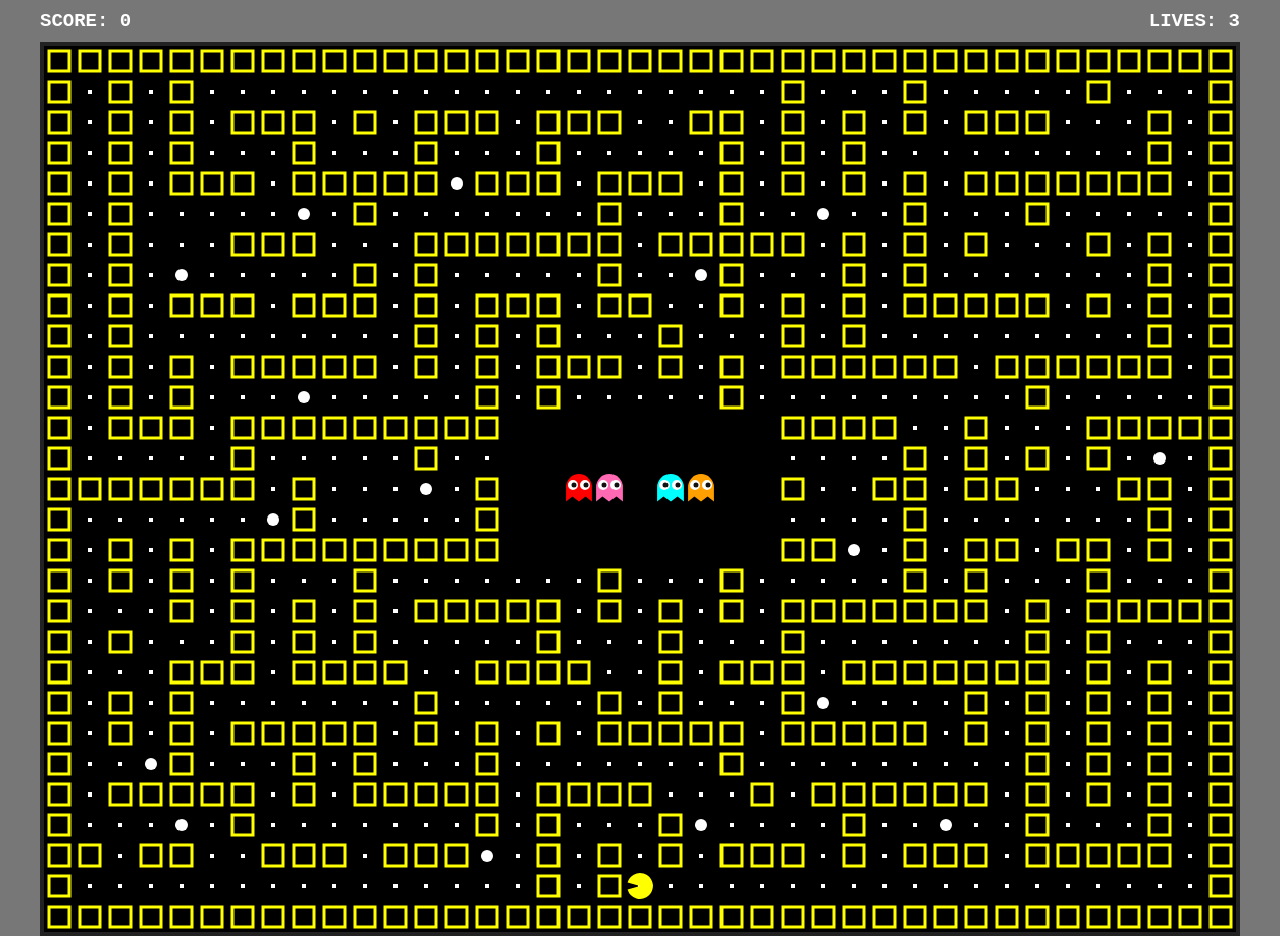
<file: pacman.html>
<!DOCTYPE html>
<html lang="en">
<head>
<meta charset="UTF-8">
<meta name="viewport" content="width=device-width, initial-scale=1.0">
<title>Flashcard Creator</title>

<style>
* {
    box-sizing: border-box;
}

body {
    margin: 0;
    background: #777;
    font-family: "Courier New", monospace;
    overflow: hidden;
    display: flex;
    justify-content: center;
    align-items: center;
    min-height: 100vh;
}

#gameWrap {
    width: 96vw;
    max-width: 1200px;
}

#topBar {
    height: 42px;
    display: flex;
    justify-content: space-between;
    align-items: center;
    color: white;
    font-weight: bold;
    font-size: 19px;
}

canvas {
    width: 100%;
    height: auto;
    display: block;
    background: #000;
    border: 4px solid #222;
    image-rendering: pixelated;
}

#message {
    position: absolute;
    left: 50%;
    top: 53%;
    transform: translate(-50%, -50%);
    color: yellow;
    font-size: 32px;
    font-weight: bold;
    display: none;
    pointer-events: none;
}

#retryScreen {
    position: absolute;
    left: 0;
    right: 0;
    top: 42px;
    bottom: 0;
    background: #000;
    display: none;
    justify-content: center;
    align-items: center;
    flex-direction: column;
}

#retryScreen h1 {
    margin: 0;
    color: red;
    font-size: clamp(70px, 13vw, 150px);
    letter-spacing: 8px;
}

#finalScore {
    color: white;
    font-size: 24px;
    margin: 15px 0 25px;
}

#retryButton {
    background: red;
    color: white;
    border: 4px solid white;
    padding: 15px 40px;
    font-family: inherit;
    font-size: 24px;
    font-weight: bold;
    cursor: pointer;
}

#retryButton:hover {
    background: white;
    color: red;
}
</style>
</head>

<body>

<div id="gameWrap">

<div id="topBar">
<div id="score">SCORE: 0</div>
<div id="lives">LIVES: 3</div>
</div>

<canvas id="game"></canvas>

<div id="message">READY!</div>

<div id="retryScreen">
<h1>RETRY</h1>
<div id="finalScore">SCORE: 0</div>
<button id="retryButton">RETRY</button>
</div>

</div>

<script>

const canvas = document.getElementById("game");
const ctx = canvas.getContext("2d");

const scoreEl = document.getElementById("score");
const livesEl = document.getElementById("lives");
const messageEl = document.getElementById("message");
const retryScreen = document.getElementById("retryScreen");
const retryButton = document.getElementById("retryButton");
const finalScore = document.getElementById("finalScore");

const COLS = 39;
const ROWS = 29;
const TILE = 30;

canvas.width = COLS * TILE;
canvas.height = ROWS * TILE;

const DIR = {
    LEFT: {x:-1,y:0},
    RIGHT: {x:1,y:0},
    UP: {x:0,y:-1},
    DOWN: {x:0,y:1},
    NONE: {x:0,y:0}
};

const DIRS = [
    DIR.LEFT,
    DIR.RIGHT,
    DIR.UP,
    DIR.DOWN
];

let maze = [];
let pellets = [];
let powerPellets = [];

let pacman;
let ghosts = [];

let score = 0;
let lives = 3;

let gameOver = false;
let ready = true;

let powerMode = false;
let powerTime = 0;
let ghostCombo = 200;

let pacTimer = 0;
let ghostTimer = 0;

let mouthOpen = true;
let mouthTimer = 0;

let rCount = 0;
let rTimer = null;

let lastTime = performance.now();

function generateMaze() {

    maze = [];

    for (let y = 0; y < ROWS; y++) {
        maze[y] = [];

        for (let x = 0; x < COLS; x++) {
            maze[y][x] = "#";
        }
    }

    const stack = [];

    maze[1][1] = ".";
    stack.push({x:1,y:1});

    while (stack.length) {

        const current = stack[stack.length - 1];
        const options = [];

        for (const d of DIRS) {

            const nx = current.x + d.x * 2;
            const ny = current.y + d.y * 2;

            if (
                nx > 0 &&
                nx < COLS - 1 &&
                ny > 0 &&
                ny < ROWS - 1 &&
                maze[ny][nx] === "#"
            ) {
                options.push(d);
            }
        }

        if (!options.length) {
            stack.pop();
            continue;
        }

        const d =
            options[Math.floor(Math.random() * options.length)];

        const wx = current.x + d.x;
        const wy = current.y + d.y;

        const nx = current.x + d.x * 2;
        const ny = current.y + d.y * 2;

        maze[wy][wx] = ".";
        maze[ny][nx] = ".";

        stack.push({x:nx,y:ny});
    }

    for (let i = 0; i < 130; i++) {

        const x =
            1 + Math.floor(Math.random() * (COLS - 2));

        const y =
            1 + Math.floor(Math.random() * (ROWS - 2));

        if (maze[y][x] === "#") {

            let neighbours = 0;

            for (const d of DIRS) {

                if (
                    x + d.x >= 0 &&
                    x + d.x < COLS &&
                    y + d.y >= 0 &&
                    y + d.y < ROWS &&
                    maze[y + d.y][x + d.x] !== "#"
                ) {
                    neighbours++;
                }
            }

            if (neighbours >= 2) {
                maze[y][x] = ".";
            }
        }
    }

    const cx = Math.floor(COLS / 2);
    const cy = Math.floor(ROWS / 2);

    for (let y = cy - 2; y <= cy + 2; y++) {
        for (let x = cx - 4; x <= cx + 4; x++) {

            if (
                x > 0 &&
                x < COLS - 1 &&
                y > 0 &&
                y < ROWS - 1
            ) {
                maze[y][x] = ".";
            }
        }
    }
}

function createPellets() {

    pellets = [];
    powerPellets = [];

    const cx = Math.floor(COLS / 2);
    const cy = Math.floor(ROWS / 2);

    for (let y = 1; y < ROWS - 1; y++) {

        for (let x = 1; x < COLS - 1; x++) {

            if (maze[y][x] !== ".") continue;

            if (
                Math.abs(x - cx) <= 4 &&
                Math.abs(y - cy) <= 2
            ) {
                continue;
            }

            pellets.push({
                x:x,
                y:y,
                eaten:false
            });
        }
    }

    const possible = [];

    for (let y = 1; y < ROWS - 1; y++) {

        for (let x = 1; x < COLS - 1; x++) {

            if (maze[y][x] !== ".") continue;

            if (
                Math.abs(x - cx) <= 5 &&
                Math.abs(y - cy) <= 4
            ) {
                continue;
            }

            possible.push({x:x,y:y});
        }
    }

    for (let i = 0; i < 16 && possible.length; i++) {

        const index =
            Math.floor(Math.random() * possible.length);

        const p = possible.splice(index,1)[0];

        powerPellets.push({
            x:p.x,
            y:p.y,
            eaten:false
        });
    }
}

function findOpenSpot(px,py) {

    if (!isWall(px,py)) {
        return {x:px,y:py};
    }

    for (let radius = 1; radius < 15; radius++) {

        for (let y = py-radius; y <= py+radius; y++) {

            for (let x = px-radius; x <= px+radius; x++) {

                if (!isWall(x,y)) {
                    return {x:x,y:y};
                }
            }
        }
    }

    return {x:1,y:1};
}

function resetPositions() {

    const cx = Math.floor(COLS / 2);
    const cy = Math.floor(ROWS / 2);

    const p = findOpenSpot(cx,ROWS-2);

    pacman = {
        x:p.x,
        y:p.y,
        direction:DIR.LEFT,
        nextDirection:DIR.LEFT
    };

    ghosts = [];

    const colors = [
        "#ff0000",
        "#ff69b4",
        "#00ffff",
        "#ff9f00"
    ];

    const spots = [
        {x:cx-2,y:cy},
        {x:cx-1,y:cy},
        {x:cx+1,y:cy},
        {x:cx+2,y:cy}
    ];

    for (let i = 0; i < 4; i++) {

        const spot =
            findOpenSpot(spots[i].x,spots[i].y);

        ghosts.push({
            x:spot.x,
            y:spot.y,
            color:colors[i],
            direction:
                DIRS[Math.floor(Math.random()*DIRS.length)],
            eaten:false
        });
    }
}

function isWall(x,y) {

    if (
        x < 0 ||
        x >= COLS ||
        y < 0 ||
        y >= ROWS
    ) {
        return true;
    }

    return maze[y][x] === "#";
}

function canMove(entity,direction) {

    return !isWall(
        entity.x + direction.x,
        entity.y + direction.y
    );
}

function startGame() {

    score = 0;
    lives = 3;

    gameOver = false;
    ready = true;

    powerMode = false;
    powerTime = 0;
    ghostCombo = 200;

    generateMaze();
    createPellets();
    resetPositions();

    updateUI();

    retryScreen.style.display = "none";

    showMessage("READY!",1200);

    setTimeout(() => {
        ready = false;
    },1200);
}

function updateUI() {

    scoreEl.textContent = "SCORE: " + score;
    livesEl.textContent = "LIVES: " + lives;
}

function showMessage(text,duration) {

    messageEl.textContent = text;
    messageEl.style.display = "block";

    setTimeout(() => {

        if (!gameOver) {
            messageEl.style.display = "none";
        }

    },duration);
}

function movePacman() {

    if (canMove(pacman,pacman.nextDirection)) {
        pacman.direction = pacman.nextDirection;
    }

    if (!canMove(pacman,pacman.direction)) {
        return;
    }

    pacman.x += pacman.direction.x;
    pacman.y += pacman.direction.y;

    if (pacman.x < 0) {
        pacman.x = COLS-1;
    }

    if (pacman.x >= COLS) {
        pacman.x = 0;
    }

    eatPellets();
    checkGhostCollisions();
}

function eatPellets() {

    for (const p of pellets) {

        if (
            !p.eaten &&
            p.x === pacman.x &&
            p.y === pacman.y
        ) {

            p.eaten = true;
            score += 10;
        }
    }

    for (const p of powerPellets) {

        if (
            !p.eaten &&
            p.x === pacman.x &&
            p.y === pacman.y
        ) {

            p.eaten = true;

            score += 50;

            powerMode = true;
            powerTime = 9000;
            ghostCombo = 200;
        }
    }

    updateUI();

    let remaining = false;

    for (const p of pellets) {

        if (!p.eaten) {
            remaining = true;
            break;
        }
    }

    if (!remaining) {

        for (const p of powerPellets) {

            if (!p.eaten) {
                remaining = true;
                break;
            }
        }
    }

    if (!remaining) {

        ready = true;

        showMessage("YOU WIN!",1500);

        setTimeout(() => {

            if (!gameOver) {

                generateMaze();
                createPellets();
                resetPositions();

                ready = false;
            }

        },1500);
    }
}

function moveGhosts() {

    for (const ghost of ghosts) {

        if (ghost.eaten) {
            moveEatenGhost(ghost);
            continue;
        }

        const choices = [];

        for (const d of DIRS) {

            if (canMove(ghost,d)) {
                choices.push(d);
            }
        }

        if (!choices.length) continue;

        const reverse = {
            x:-ghost.direction.x,
            y:-ghost.direction.y
        };

        let usable = choices.filter(d => !(
            d.x === reverse.x &&
            d.y === reverse.y
        ));

        if (!usable.length) {
            usable = choices;
        }

        if (powerMode) {

            ghost.direction =
                usable[
                    Math.floor(
                        Math.random()*usable.length
                    )
                ];

        } else {

            let best = usable[0];
            let bestDistance = Infinity;

            for (const d of usable) {

                const nx = ghost.x+d.x;
                const ny = ghost.y+d.y;

                const distance =
                    Math.abs(nx-pacman.x) +
                    Math.abs(ny-pacman.y);

                if (distance < bestDistance) {
                    bestDistance = distance;
                    best = d;
                }
            }

            if (Math.random() < 0.2) {

                ghost.direction =
                    usable[
                        Math.floor(
                            Math.random()*usable.length
                        )
                    ];

            } else {
                ghost.direction = best;
            }
        }

        ghost.x += ghost.direction.x;
        ghost.y += ghost.direction.y;

        checkGhostCollisions();
    }
}

function moveEatenGhost(ghost) {

    const targetX = Math.floor(COLS/2);
    const targetY = Math.floor(ROWS/2);

    const choices = [];

    for (const d of DIRS) {

        if (canMove(ghost,d)) {
            choices.push(d);
        }
    }

    if (!choices.length) return;

    let best = choices[0];
    let bestDistance = Infinity;

    for (const d of choices) {

        const nx = ghost.x+d.x;
        const ny = ghost.y+d.y;

        const distance =
            Math.abs(nx-targetX) +
            Math.abs(ny-targetY);

        if (distance < bestDistance) {
            bestDistance = distance;
            best = d;
        }
    }

    ghost.direction = best;

    ghost.x += best.x;
    ghost.y += best.y;

    if (
        Math.abs(ghost.x-targetX) <= 1 &&
        Math.abs(ghost.y-targetY) <= 1
    ) {
        ghost.eaten = false;
    }
}

function checkGhostCollisions() {

    for (const ghost of ghosts) {

        if (
            ghost.x === pacman.x &&
            ghost.y === pacman.y
        ) {

            if (powerMode && !ghost.eaten) {

                ghost.eaten = true;

                score += ghostCombo;

                showMessage(
                    "+" + ghostCombo,
                    500
                );

                ghostCombo *= 2;

                updateUI();

                continue;
            }

            if (!ghost.eaten) {
                loseLife();
                return;
            }
        }
    }
}

function loseLife() {

    lives--;

    updateUI();

    if (lives <= 0) {
        endGame();
        return;
    }

    powerMode = false;
    powerTime = 0;
    ready = true;

    resetPositions();

    showMessage("READY!",900);

    setTimeout(() => {
        ready = false;
    },900);
}

function endGame() {

    gameOver = true;

    finalScore.textContent =
        "SCORE: " + score;

    retryScreen.style.display = "flex";
}

function drawMaze() {

    ctx.fillStyle = "#000";
    ctx.fillRect(
        0,
        0,
        canvas.width,
        canvas.height
    );

    for (let y = 0; y < ROWS; y++) {

        for (let x = 0; x < COLS; x++) {

            if (maze[y][x] !== "#") continue;

            const px = x*TILE;
            const py = y*TILE;

            ctx.strokeStyle = "#000";
            ctx.lineWidth = 8;

            ctx.strokeRect(
                px+1,
                py+1,
                TILE-2,
                TILE-2
            );

            ctx.strokeStyle = "#ffff00";
            ctx.lineWidth = 3;

            ctx.strokeRect(
                px+5,
                py+5,
                TILE-10,
                TILE-10
            );
        }
    }
}

function drawPellets() {

    ctx.fillStyle = "#fff";

    for (const p of pellets) {

        if (p.eaten) continue;

        const x = p.x*TILE+TILE/2;
        const y = p.y*TILE+TILE/2;

        ctx.fillRect(
            x-2,
            y-2,
            4,
            4
        );
    }

    const pulse =
        8 + Math.sin(performance.now()/120)*2;

    for (const p of powerPellets) {

        if (p.eaten) continue;

        const x = p.x*TILE+TILE/2;
        const y = p.y*TILE+TILE/2;

        ctx.beginPath();

        ctx.arc(
            x,
            y,
            pulse,
            0,
            Math.PI*2
        );

        ctx.fill();
    }
}

function drawPacman() {

    const cx =
        pacman.x*TILE+TILE/2;

    const cy =
        pacman.y*TILE+TILE/2;

    let angle = 0;

    if (pacman.direction === DIR.RIGHT) {
        angle = 0;
    }

    if (pacman.direction === DIR.DOWN) {
        angle = Math.PI/2;
    }

    if (pacman.direction === DIR.LEFT) {
        angle = Math.PI;
    }

    if (pacman.direction === DIR.UP) {
        angle = Math.PI*1.5;
    }

    const mouth =
        mouthOpen ? 0.28 : 0.05;

    ctx.fillStyle = "yellow";

    ctx.beginPath();

    ctx.moveTo(cx,cy);

    ctx.arc(
        cx,
        cy,
        TILE*0.43,
        angle+mouth,
        angle+Math.PI*2-mouth
    );

    ctx.closePath();

    ctx.fill();
}

function drawGhost(ghost) {

    const cx =
        ghost.x*TILE+TILE/2;

    const cy =
        ghost.y*TILE+TILE/2;

    if (ghost.eaten) {

        drawEyes(cx,cy);
        return;
    }

    let color = ghost.color;

    if (powerMode) {

        if (
            powerTime < 2200 &&
            Math.floor(powerTime/150)%2 === 0
        ) {
            color = "white";
        } else {
            color = "#1748ff";
        }
    }

    ctx.fillStyle = color;

    ctx.beginPath();

    ctx.arc(
        cx,
        cy-2,
        TILE*0.43,
        Math.PI,
        0
    );

    ctx.lineTo(
        cx+TILE*0.43,
        cy+TILE*0.42
    );

    ctx.lineTo(
        cx+TILE*0.22,
        cy+TILE*0.25
    );

    ctx.lineTo(
        cx,
        cy+TILE*0.42
    );

    ctx.lineTo(
        cx-TILE*0.22,
        cy+TILE*0.25
    );

    ctx.lineTo(
        cx-TILE*0.43,
        cy+TILE*0.42
    );

    ctx.closePath();

    ctx.fill();

    drawEyes(cx,cy);
}

function drawEyes(cx,cy) {

    ctx.fillStyle = "#fff";

    ctx.beginPath();

    ctx.arc(
        cx-6,
        cy-4,
        5,
        0,
        Math.PI*2
    );

    ctx.arc(
        cx+6,
        cy-4,
        5,
        0,
        Math.PI*2
    );

    ctx.fill();

    ctx.fillStyle = "#111";

    ctx.beginPath();

    ctx.arc(
        cx-5,
        cy-4,
        2.5,
        0,
        Math.PI*2
    );

    ctx.arc(
        cx+7,
        cy-4,
        2.5,
        0,
        Math.PI*2
    );

    ctx.fill();
}

function draw() {

    drawMaze();
    drawPellets();

    for (const ghost of ghosts) {
        drawGhost(ghost);
    }

    drawPacman();
}

document.addEventListener("keydown",function(e) {

    if (
        e.key === "ArrowUp" ||
        e.key === "ArrowDown" ||
        e.key === "ArrowLeft" ||
        e.key === "ArrowRight"
    ) {
        e.preventDefault();
    }

    if (e.key === "ArrowUp") {
        pacman.nextDirection = DIR.UP;
    }

    if (e.key === "ArrowDown") {
        pacman.nextDirection = DIR.DOWN;
    }

    if (e.key === "ArrowLeft") {
        pacman.nextDirection = DIR.LEFT;
    }

    if (e.key === "ArrowRight") {
        pacman.nextDirection = DIR.RIGHT;
    }

    if (e.key.toLowerCase() === "r") {

        rCount++;

        clearTimeout(rTimer);

        rTimer = setTimeout(() => {
            rCount = 0;
        },700);

        if (rCount >= 3) {

            rCount = 0;

            window.location.href =
                "index.html?games=true";
        }
    }
});

retryButton.addEventListener("click",function() {
    startGame();
});

function gameLoop(now) {

    const delta =
        Math.min(now-lastTime,100);

    lastTime = now;

    if (!gameOver && !ready) {

        pacTimer += delta;

        while (pacTimer >= 120) {

            movePacman();

            pacTimer -= 120;
        }

        ghostTimer += delta;

        const ghostSpeed =
            powerMode ? 260 : 190;

        while (ghostTimer >= ghostSpeed) {

            moveGhosts();

            ghostTimer -= ghostSpeed;
        }

        if (powerMode) {

            powerTime -= delta;

            if (powerTime <= 0) {

                powerMode = false;
                powerTime = 0;
                ghostCombo = 200;
            }
        }

        mouthTimer += delta;

        if (mouthTimer >= 120) {

            mouthOpen = !mouthOpen;
            mouthTimer = 0;
        }
    }

    draw();

    requestAnimationFrame(gameLoop);
}

startGame();

requestAnimationFrame(gameLoop);

</script>

</body>
</html>
</file>
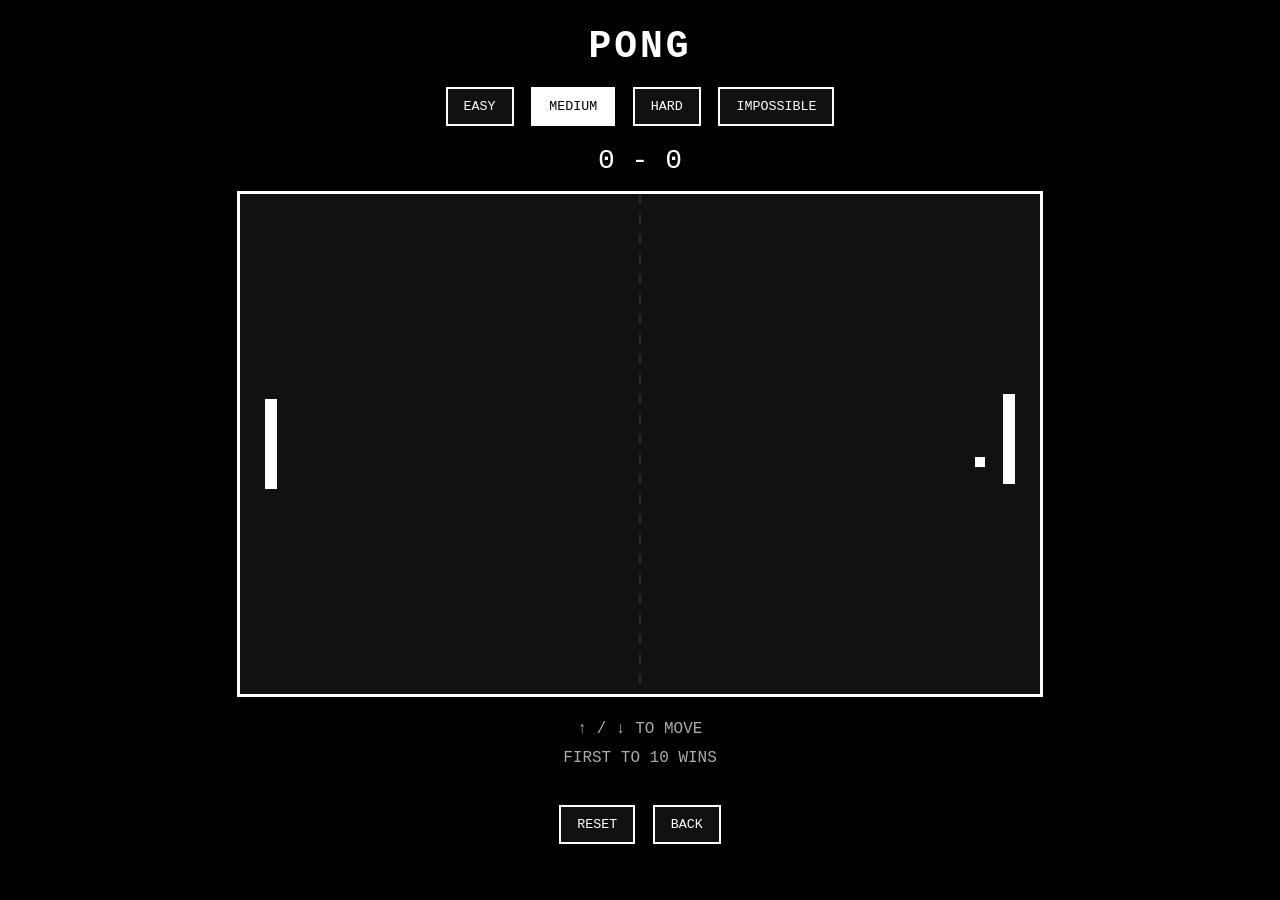
<file: pong.html>
<!DOCTYPE html>
<html lang="en">
<head>
<meta charset="UTF-8">
<meta name="viewport" content="width=device-width, initial-scale=1.0">
<title>Flashcard.com</title>

<style>
* {
    box-sizing: border-box;
}

body {
    margin: 0;
    background: #000;
    color: #fff;
    font-family: "Courier New", monospace;
    text-align: center;
}

h1 {
    margin: 25px 0 15px;
    font-size: 38px;
    letter-spacing: 3px;
}

#difficulty {
    margin-bottom: 15px;
}

#difficulty button,
.controls button {
    padding: 10px 16px;
    margin: 4px;
    border: 2px solid #fff;
    background: #111;
    color: #fff;
    font-family: inherit;
    cursor: pointer;
}

#difficulty button:hover,
.controls button:hover {
    background: #fff;
    color: #000;
}

#difficulty button.selected {
    background: #fff;
    color: #000;
}

#score {
    font-size: 28px;
    margin: 15px;
}

canvas {
    display: block;
    margin: auto;
    background: #111;
    border: 3px solid #fff;
    max-width: 95%;
}

.controls {
    margin-top: 18px;
    color: #aaa;
    line-height: 1.8;
}
</style>
</head>

<body>

<h1>PONG</h1>

<div id="difficulty">

    <button id="easy" onclick="setDifficulty('easy')">
        EASY
    </button>

    <button id="medium" onclick="setDifficulty('medium')">
        MEDIUM
    </button>

    <button id="hard" onclick="setDifficulty('hard')">
        HARD
    </button>

    <button id="impossible" onclick="setDifficulty('impossible')">
        IMPOSSIBLE
    </button>

</div>

<div id="score">
    <span id="playerScore">0</span>
    -
    <span id="computerScore">0</span>
</div>

<canvas id="game" width="800" height="500"></canvas>

<div class="controls">
    ↑ / ↓ TO MOVE
    <br>
    FIRST TO 10 WINS
    <br><br>

    <button onclick="resetGame()">
        RESET
    </button>

    <button onclick="window.location.href='index.html'">
        BACK
    </button>
</div>

<script>

const canvas = document.getElementById("game");
const ctx = canvas.getContext("2d");

const playerScoreElement =
    document.getElementById("playerScore");

const computerScoreElement =
    document.getElementById("computerScore");

const paddleWidth = 12;
const paddleHeight = 90;

let player = {
    x: 25,
    y: canvas.height / 2 - paddleHeight / 2,
    speed: 7
};

let computer = {
    x: canvas.width - 37,
    y: canvas.height / 2 - paddleHeight / 2
};

let ball = {
    x: canvas.width / 2,
    y: canvas.height / 2,
    size: 10,
    speedX: 5,
    speedY: 3
};

let playerScore = 0;
let computerScore = 0;

let difficulty = "medium";
let aiSpeed = 5;

let keys = {};

document.addEventListener("keydown", function(event) {

    const key = event.key.toLowerCase();

    if (
        key === "arrowup" ||
        key === "arrowdown"
    ) {
        event.preventDefault();
    }

    keys[key] = true;

});

document.addEventListener("keyup", function(event) {

    keys[event.key.toLowerCase()] = false;

});


function setDifficulty(level) {

    difficulty = level;

    document
        .querySelectorAll("#difficulty button")
        .forEach(function(button) {
            button.classList.remove("selected");
        });

    document
        .getElementById(level)
        .classList.add("selected");

    if (level === "easy") {
        aiSpeed = 3;
    }

    if (level === "medium") {
        aiSpeed = 5;
    }

    if (level === "hard") {
        aiSpeed = 7;
    }

    if (level === "impossible") {
        aiSpeed = 10;
    }

}


function resetBall(direction) {

    ball.x = canvas.width / 2;
    ball.y = canvas.height / 2;

    ball.speedX = 5 * direction;

    ball.speedY = Math.random() * 6 - 3;

}


function resetGame() {

    playerScore = 0;
    computerScore = 0;

    playerScoreElement.textContent = "0";
    computerScoreElement.textContent = "0";

    player.y =
        canvas.height / 2 -
        paddleHeight / 2;

    computer.y =
        canvas.height / 2 -
        paddleHeight / 2;

    resetBall(
        Math.random() < 0.5 ? 1 : -1
    );

}


function update() {

    if (keys["arrowup"]) {
        player.y -= player.speed;
    }

    if (keys["arrowdown"]) {
        player.y += player.speed;
    }

    if (player.y < 0) {
        player.y = 0;
    }

    if (
        player.y >
        canvas.height - paddleHeight
    ) {
        player.y =
            canvas.height - paddleHeight;
    }


    let targetY = ball.y;

    if (difficulty === "easy") {
        targetY =
            ball.y +
            Math.sin(Date.now() / 300) * 70;
    }

    if (difficulty === "medium") {
        targetY =
            ball.y +
            Math.sin(Date.now() / 500) * 25;
    }

    if (difficulty === "hard") {
        targetY = ball.y;
    }

    if (difficulty === "impossible") {
        targetY = ball.y;
    }


    let computerCenter =
        computer.y + paddleHeight / 2;

    if (computerCenter < targetY) {
        computer.y += aiSpeed;
    }

    if (computerCenter > targetY) {
        computer.y -= aiSpeed;
    }

    if (computer.y < 0) {
        computer.y = 0;
    }

    if (
        computer.y >
        canvas.height - paddleHeight
    ) {
        computer.y =
            canvas.height - paddleHeight;
    }


    ball.x += ball.speedX;
    ball.y += ball.speedY;


    if (
        ball.y <= 0 ||
        ball.y >= canvas.height - ball.size
    ) {
        ball.speedY *= -1;
    }


    if (
        ball.x <= player.x + paddleWidth &&
        ball.x >= player.x &&
        ball.y + ball.size >= player.y &&
        ball.y <= player.y + paddleHeight
    ) {

        ball.speedX =
            Math.abs(ball.speedX) + 0.15;

        ball.speedY +=
            (
                ball.y -
                (
                    player.y +
                    paddleHeight / 2
                )
            ) * 0.05;
    }


    if (
        ball.x + ball.size >= computer.x &&
        ball.x <= computer.x + paddleWidth &&
        ball.y + ball.size >= computer.y &&
        ball.y <= computer.y + paddleHeight
    ) {

        ball.speedX =
            -Math.abs(ball.speedX) - 0.15;

        ball.speedY +=
            (
                ball.y -
                (
                    computer.y +
                    paddleHeight / 2
                )
            ) * 0.05;
    }


    if (ball.x < 0) {

        computerScore++;

        computerScoreElement.textContent =
            computerScore;

        if (computerScore >= 10) {
            endGame("AI WINS!");
            return;
        }

        resetBall(1);
    }


    if (ball.x > canvas.width) {

        playerScore++;

        playerScoreElement.textContent =
            playerScore;

        if (playerScore >= 10) {
            endGame("YOU WIN!");
            return;
        }

        resetBall(-1);
    }

}


function draw() {

    ctx.fillStyle = "#111";

    ctx.fillRect(
        0,
        0,
        canvas.width,
        canvas.height
    );


    ctx.strokeStyle = "#444";

    ctx.setLineDash([10, 10]);

    ctx.beginPath();

    ctx.moveTo(
        canvas.width / 2,
        0
    );

    ctx.lineTo(
        canvas.width / 2,
        canvas.height
    );

    ctx.stroke();

    ctx.setLineDash([]);


    ctx.fillStyle = "#fff";

    ctx.fillRect(
        player.x,
        player.y,
        paddleWidth,
        paddleHeight
    );

    ctx.fillRect(
        computer.x,
        computer.y,
        paddleWidth,
        paddleHeight
    );

    ctx.fillRect(
        ball.x,
        ball.y,
        ball.size,
        ball.size
    );

}


function endGame(message) {

    setTimeout(function() {

        alert(message);

        resetGame();

    }, 100);

}


function gameLoop() {

    update();

    draw();

    requestAnimationFrame(gameLoop);

}


let rPresses = 0;
let rTimer = null;

document.addEventListener("keydown", function(event) {

    if (event.key.toLowerCase() !== "r") {
        return;
    }

    rPresses++;

    clearTimeout(rTimer);

    rTimer = setTimeout(function() {
        rPresses = 0;
    }, 700);

    if (rPresses >= 3) {

        rPresses = 0;

        clearTimeout(rTimer);

        window.location.href =
            "flashcard.html";
    }

});


setDifficulty("medium");

resetBall(1);

gameLoop();

</script>

</body>
</html>
</file>
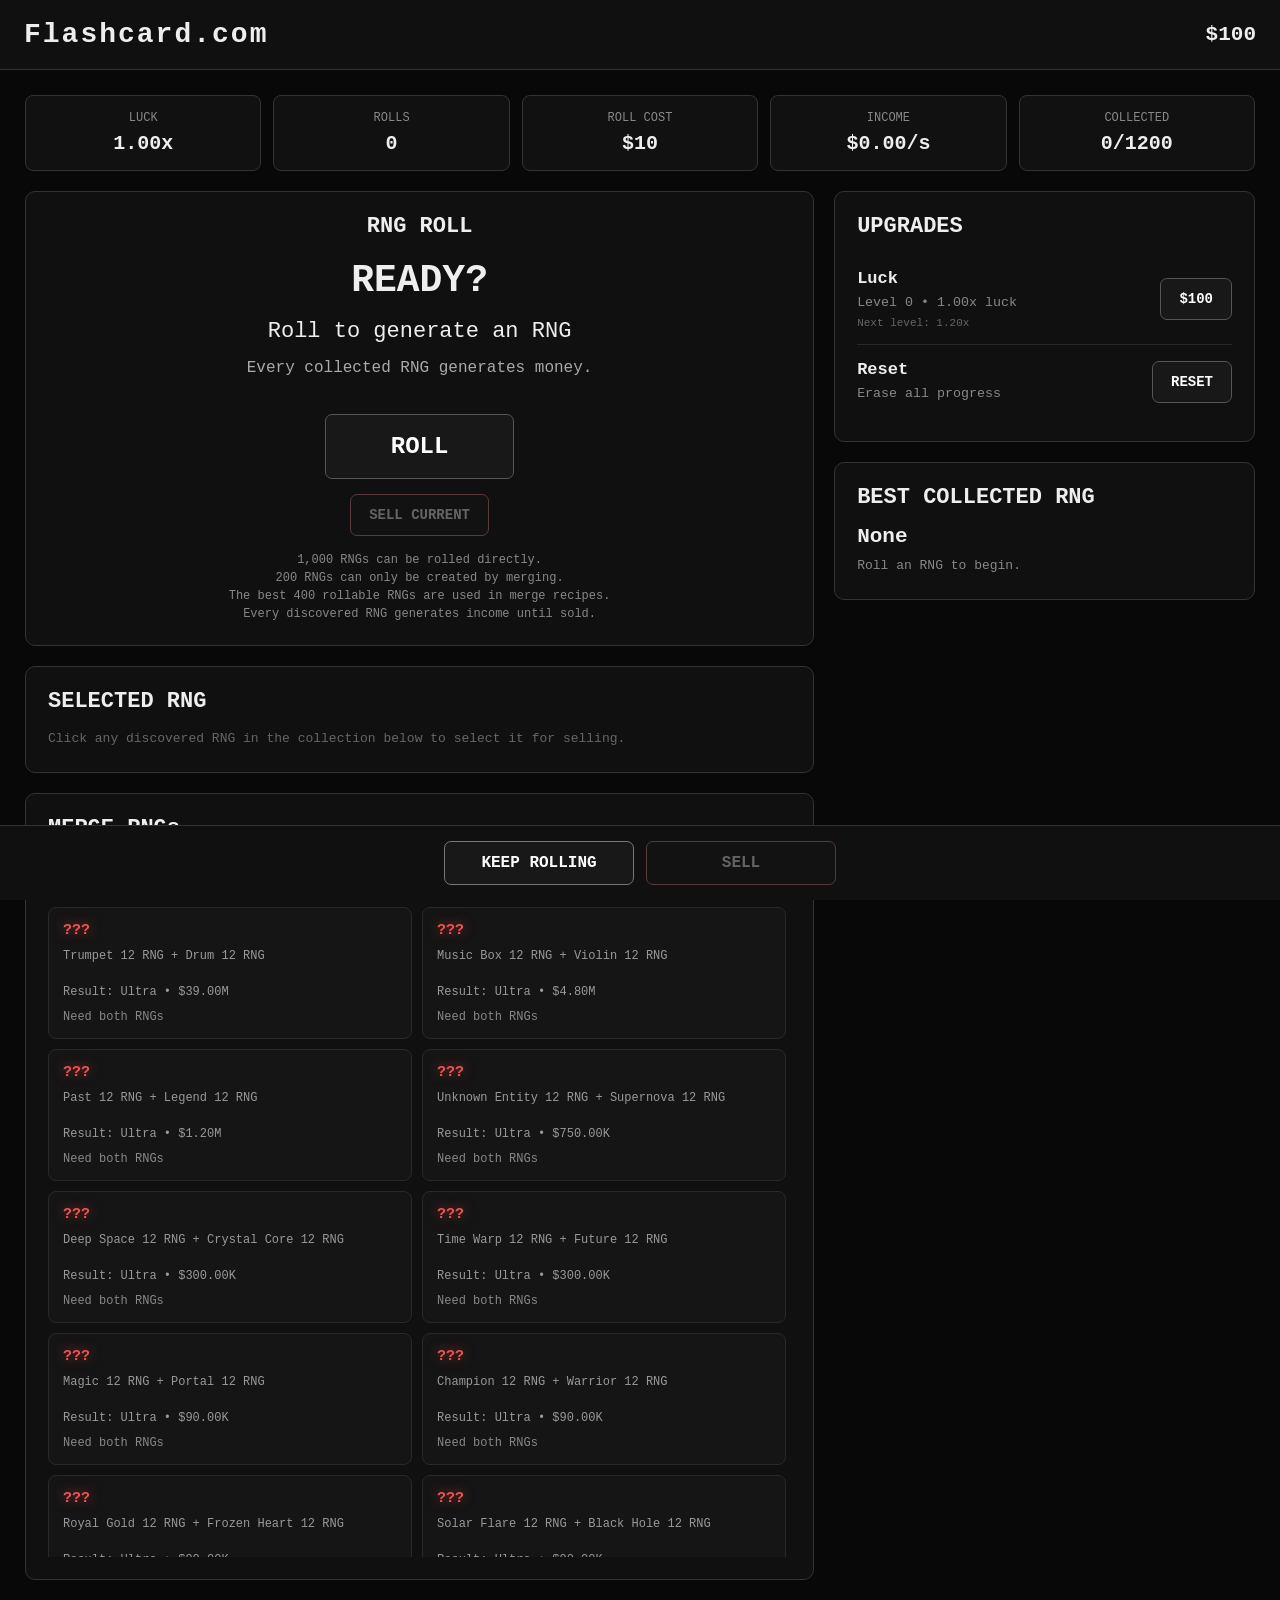
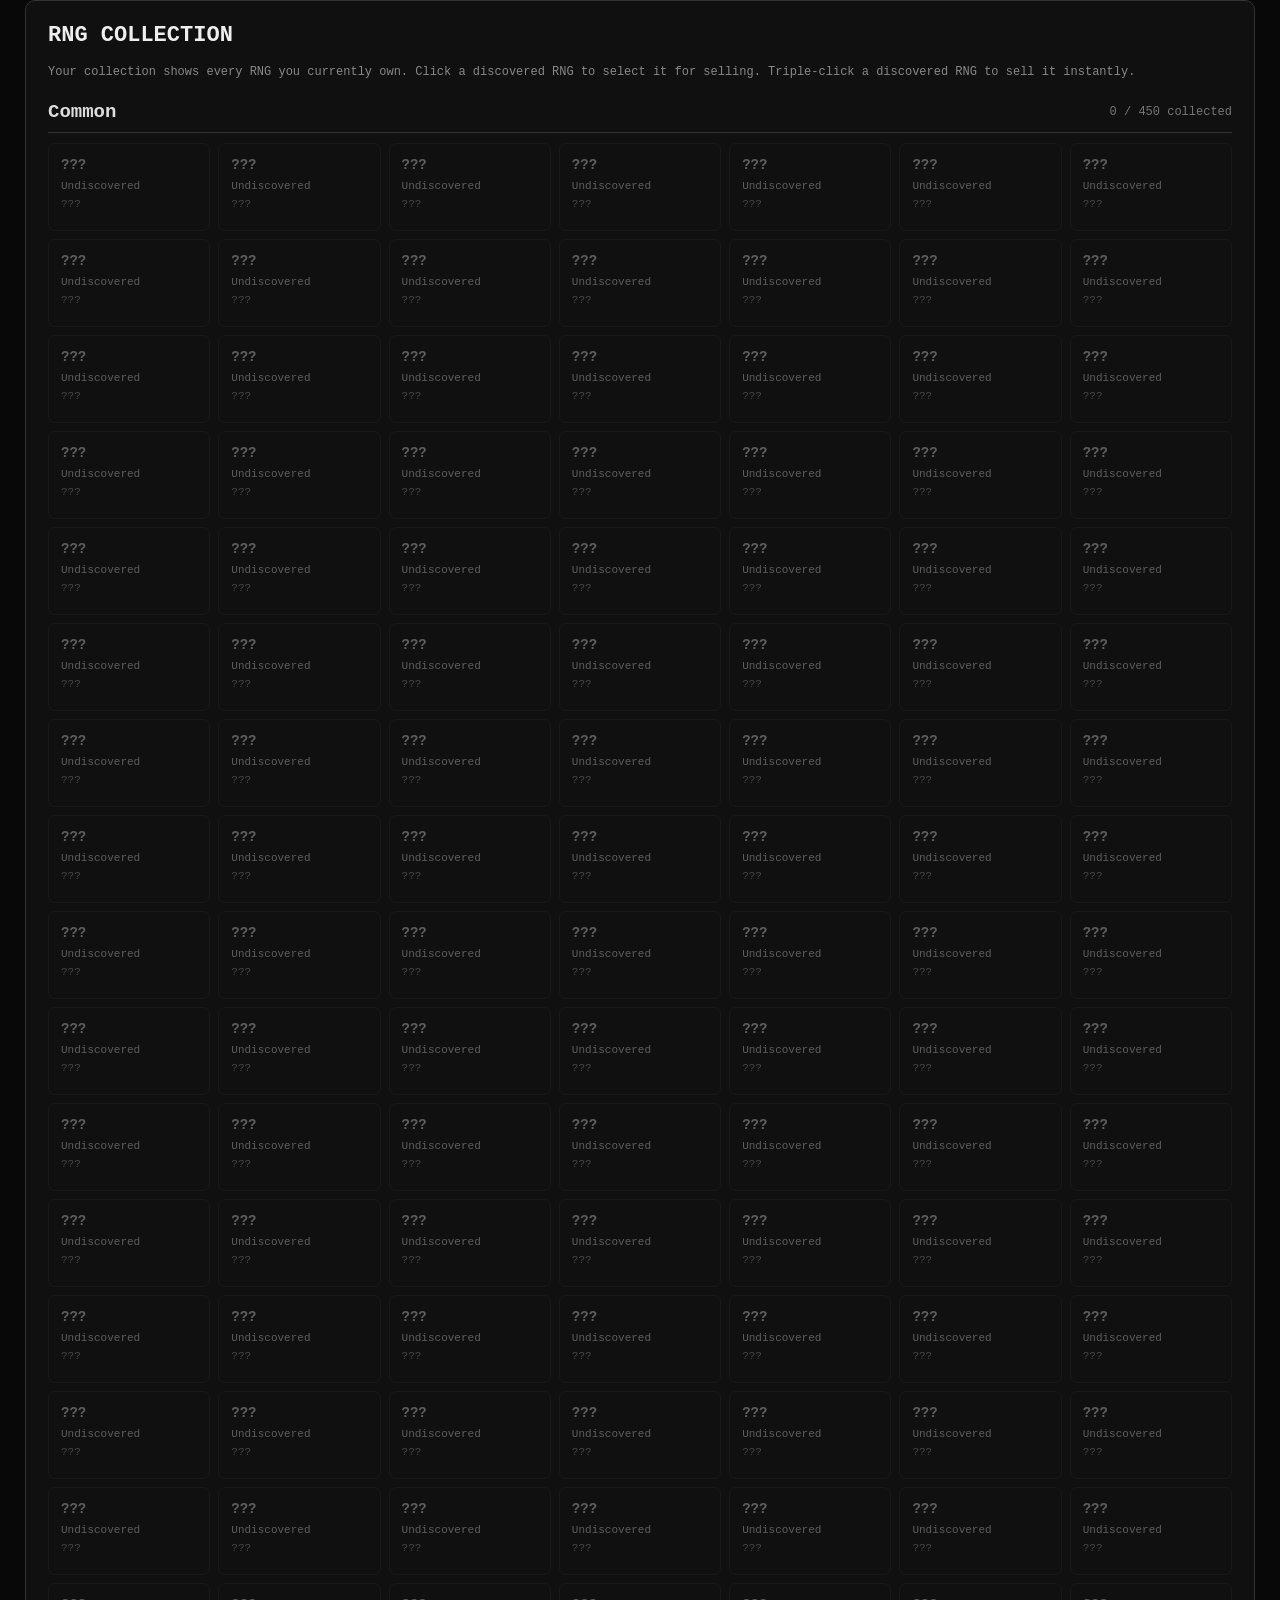
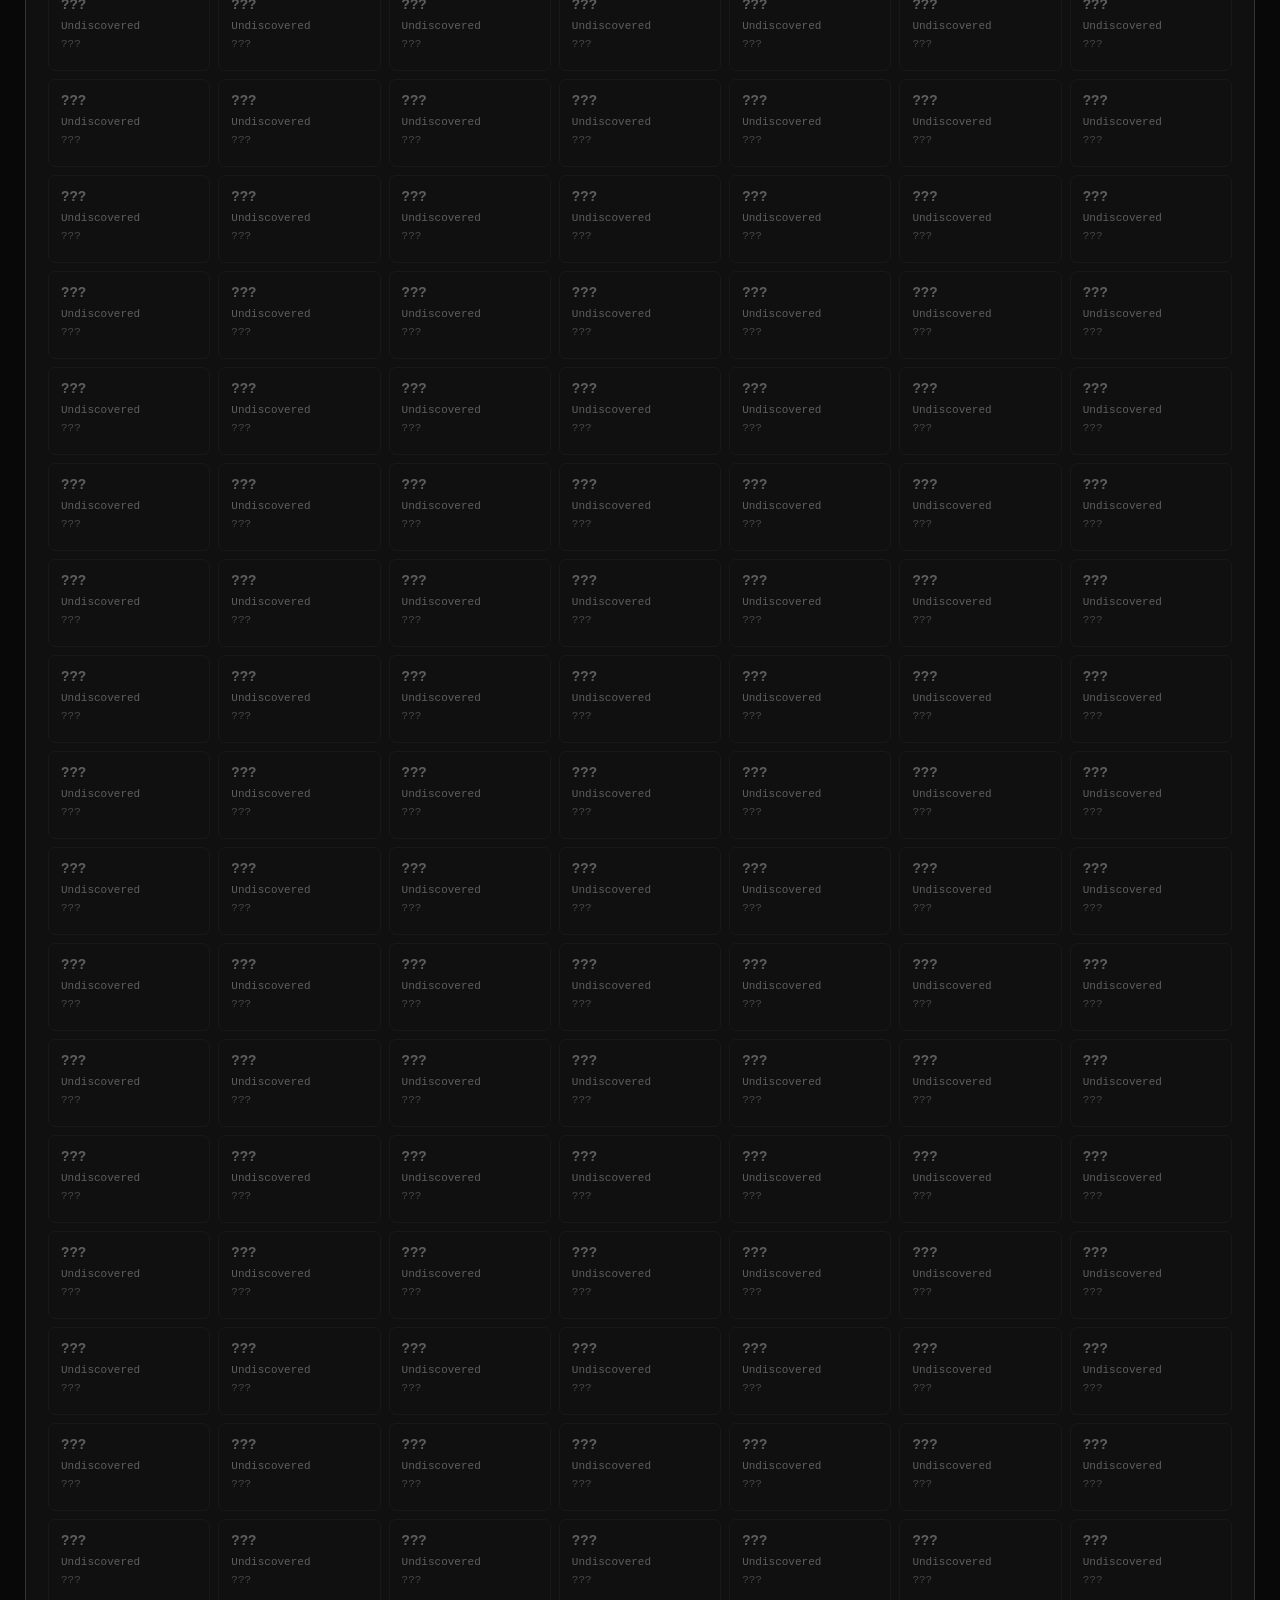
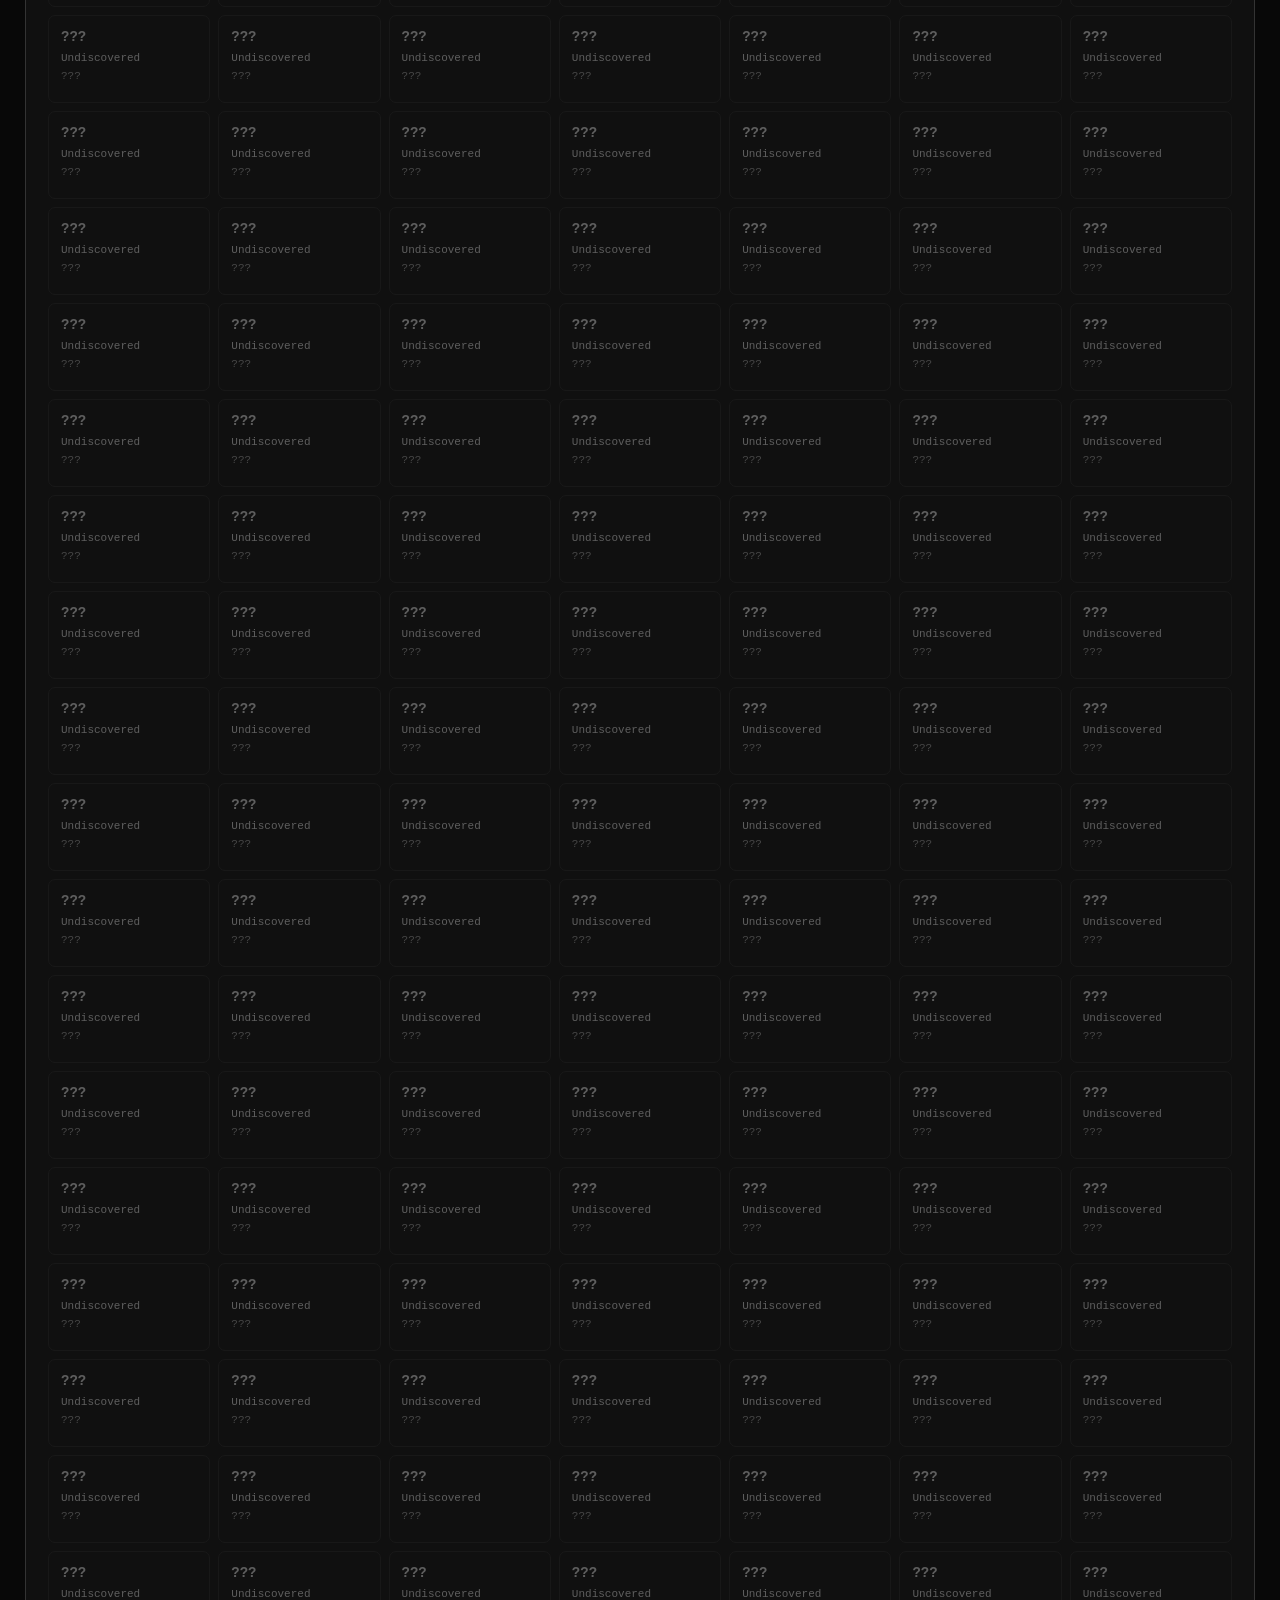
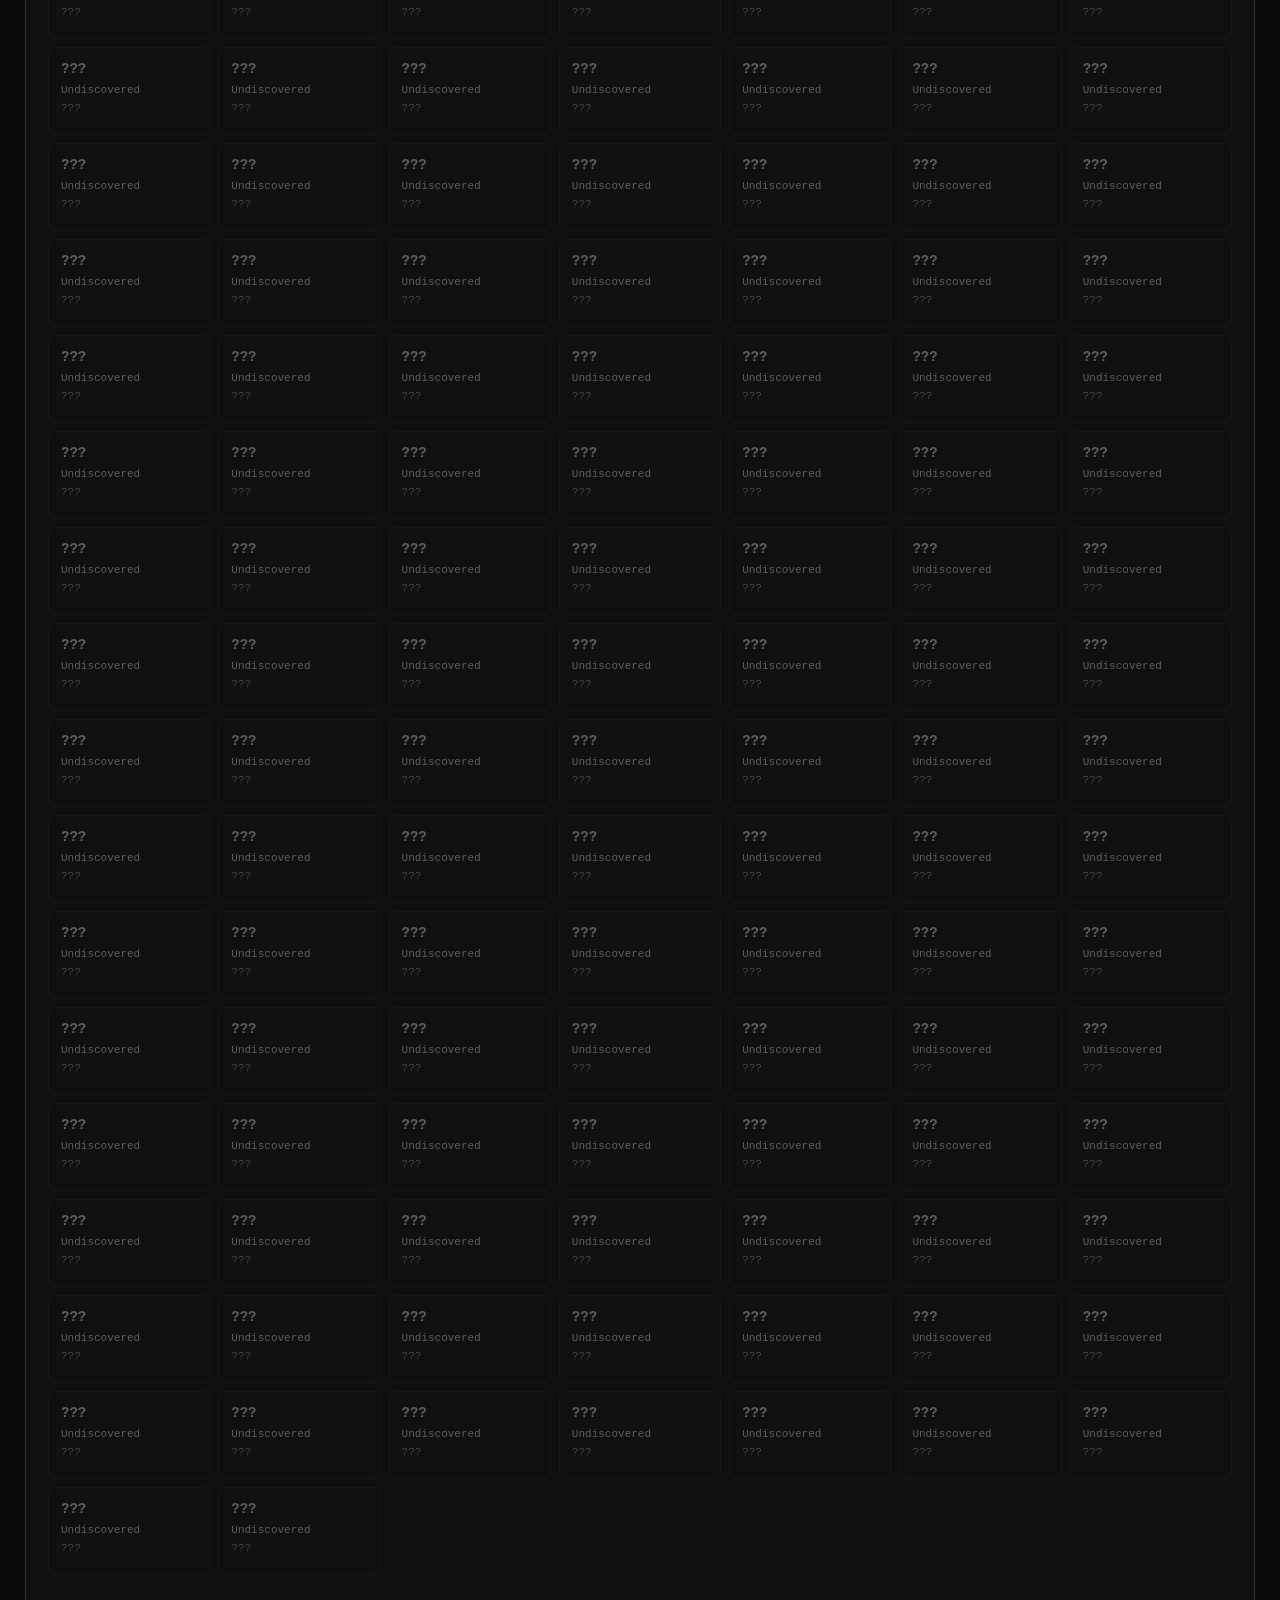
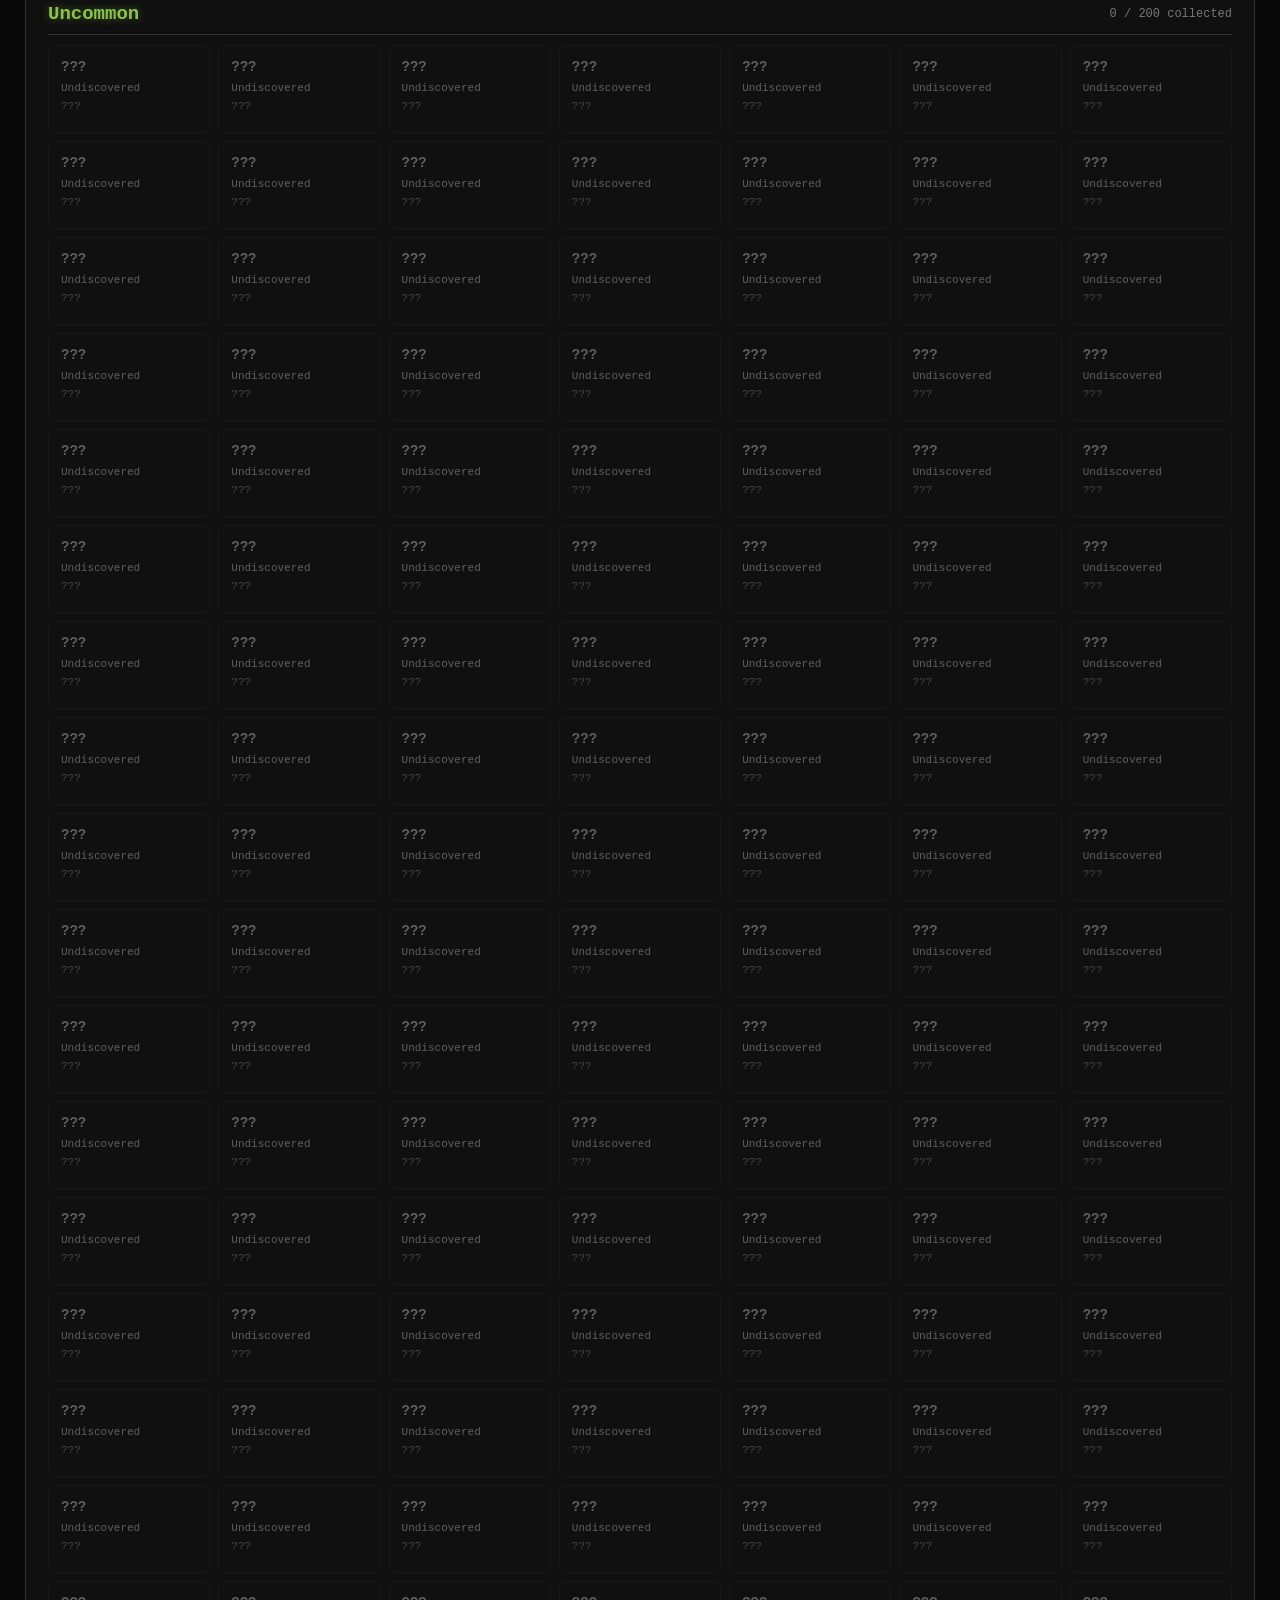
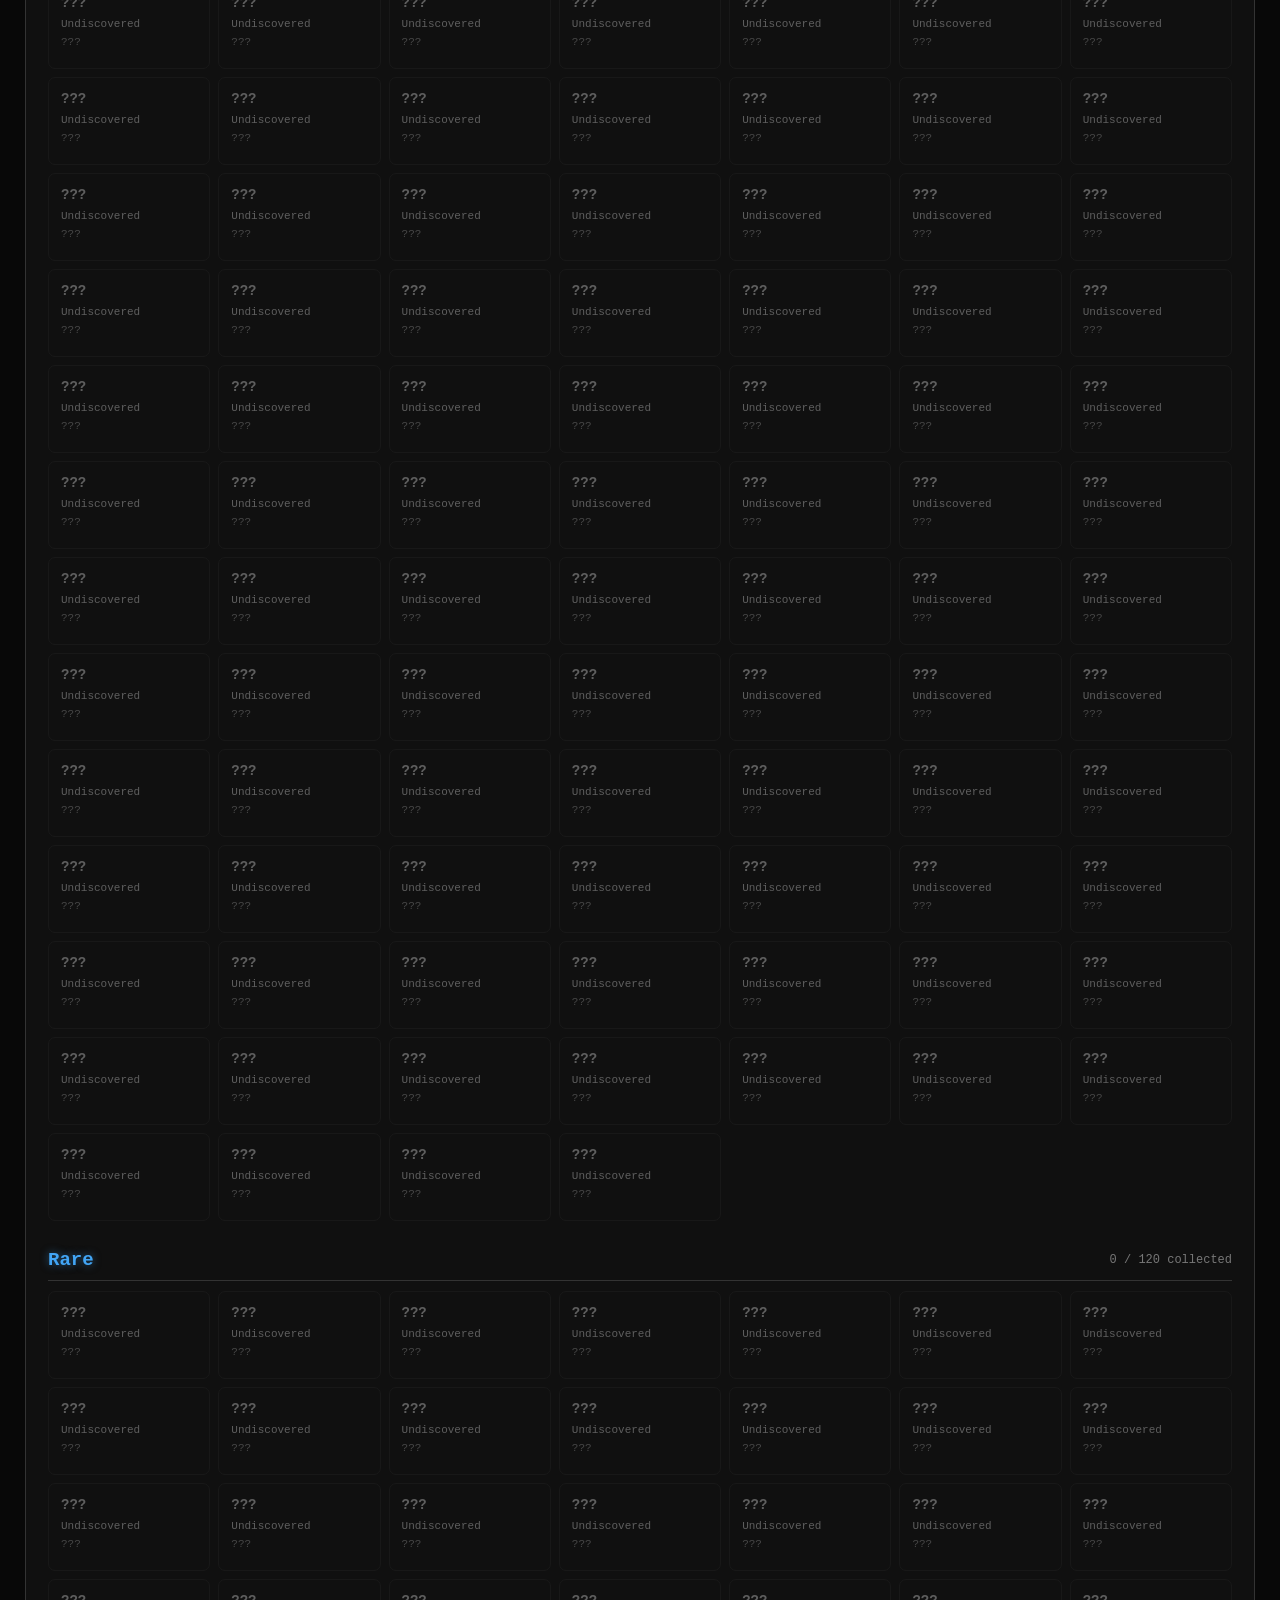
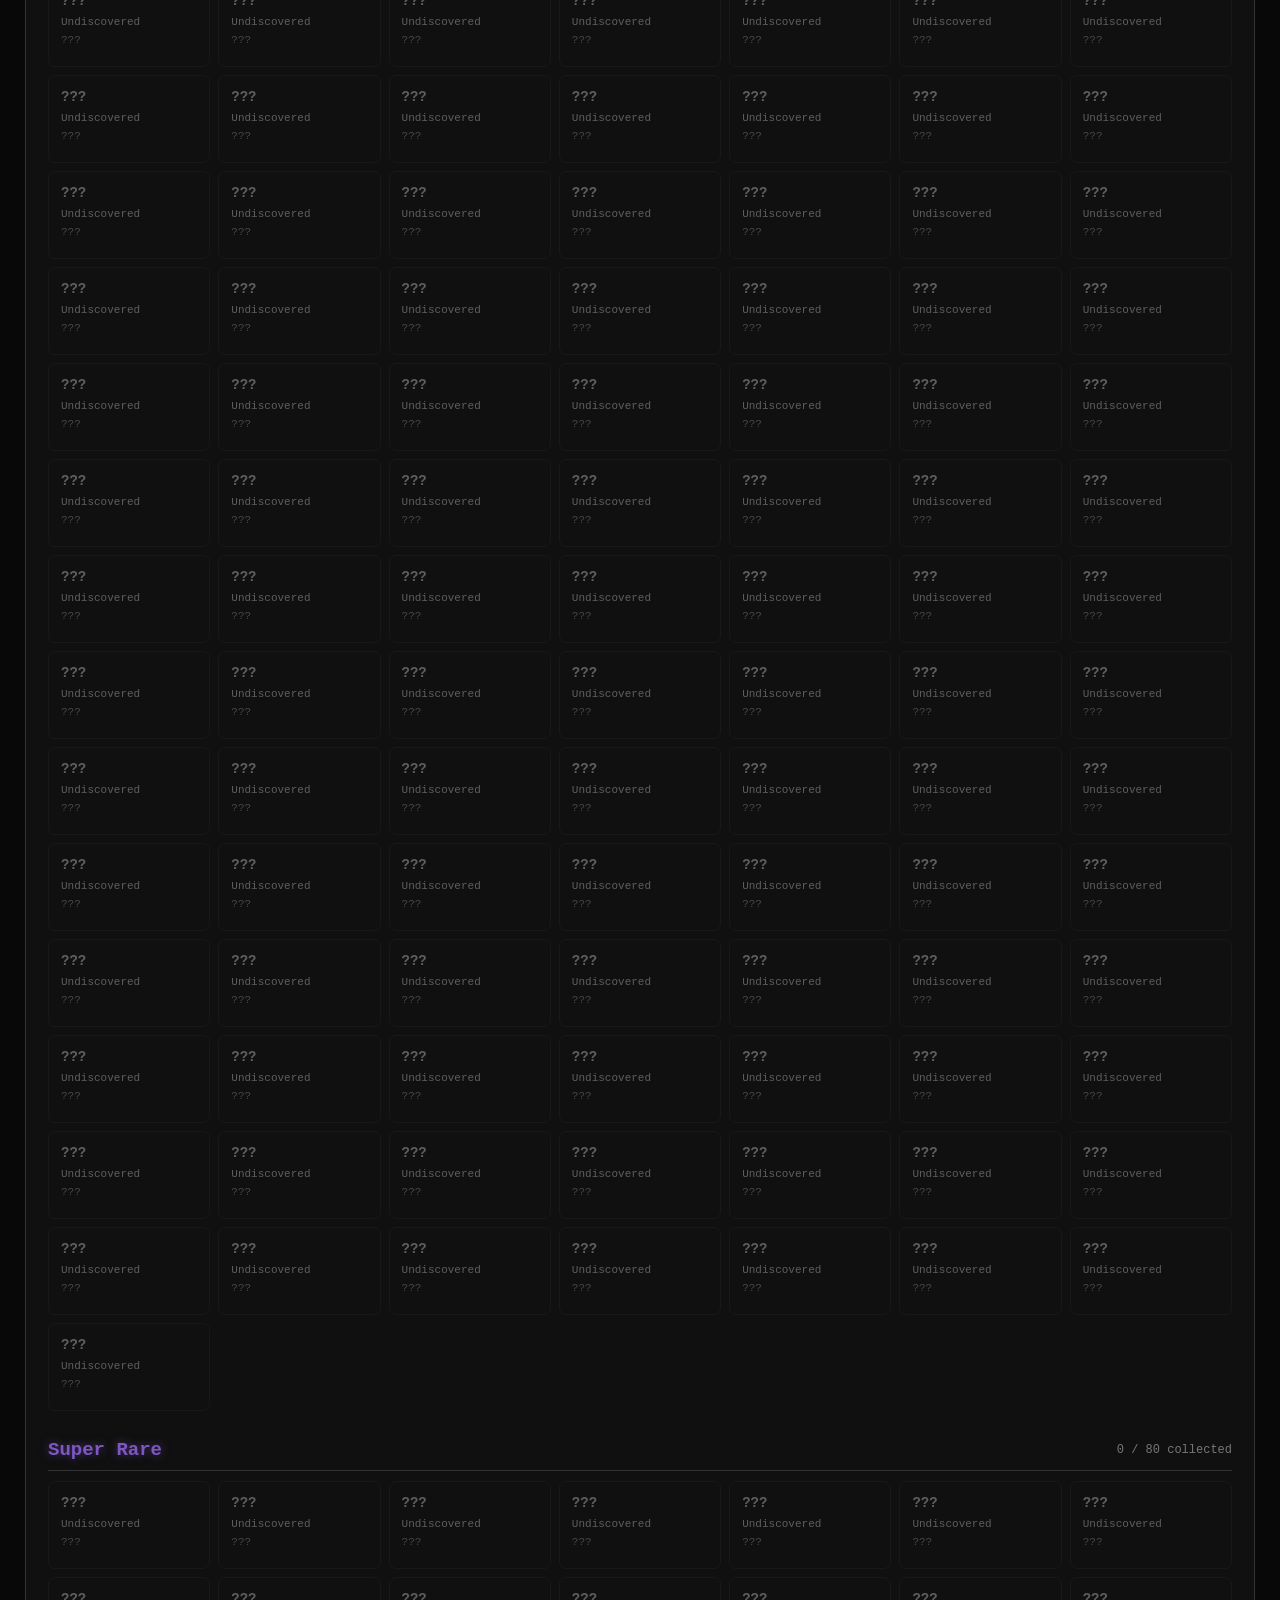
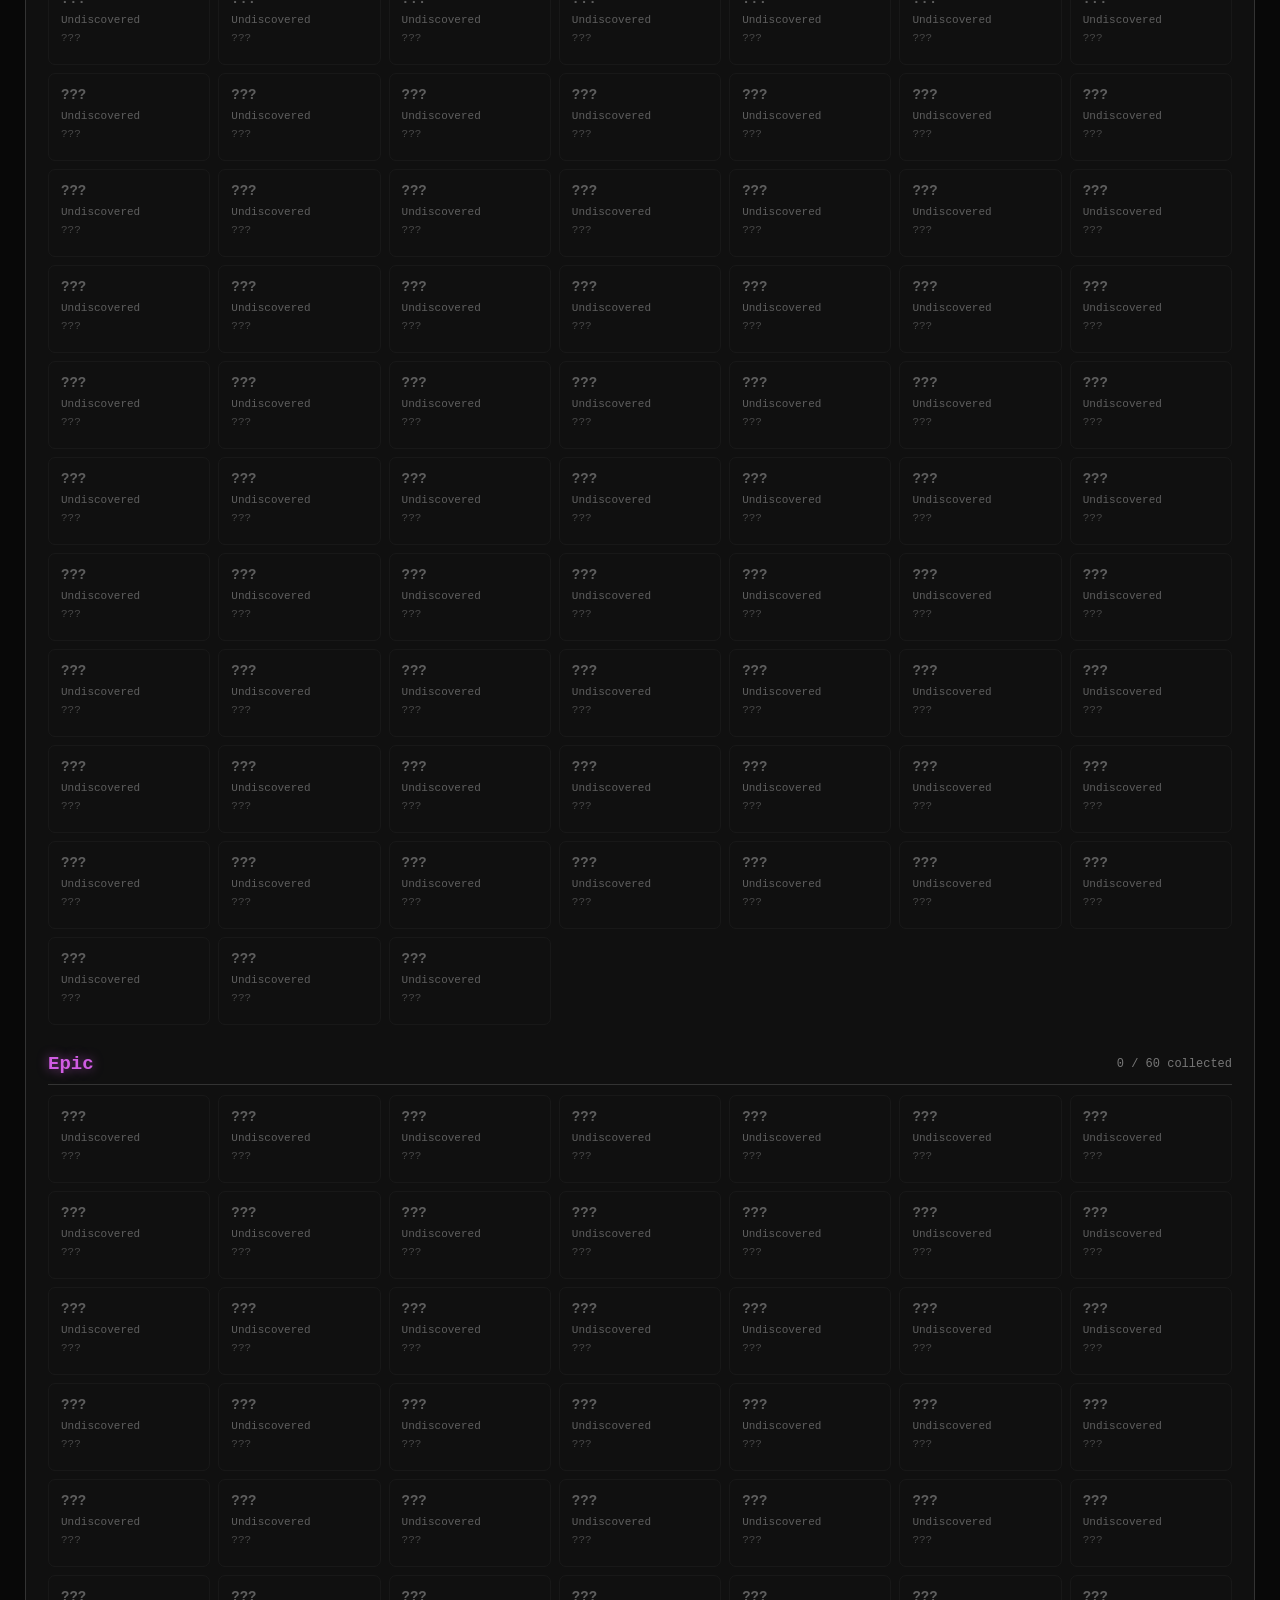
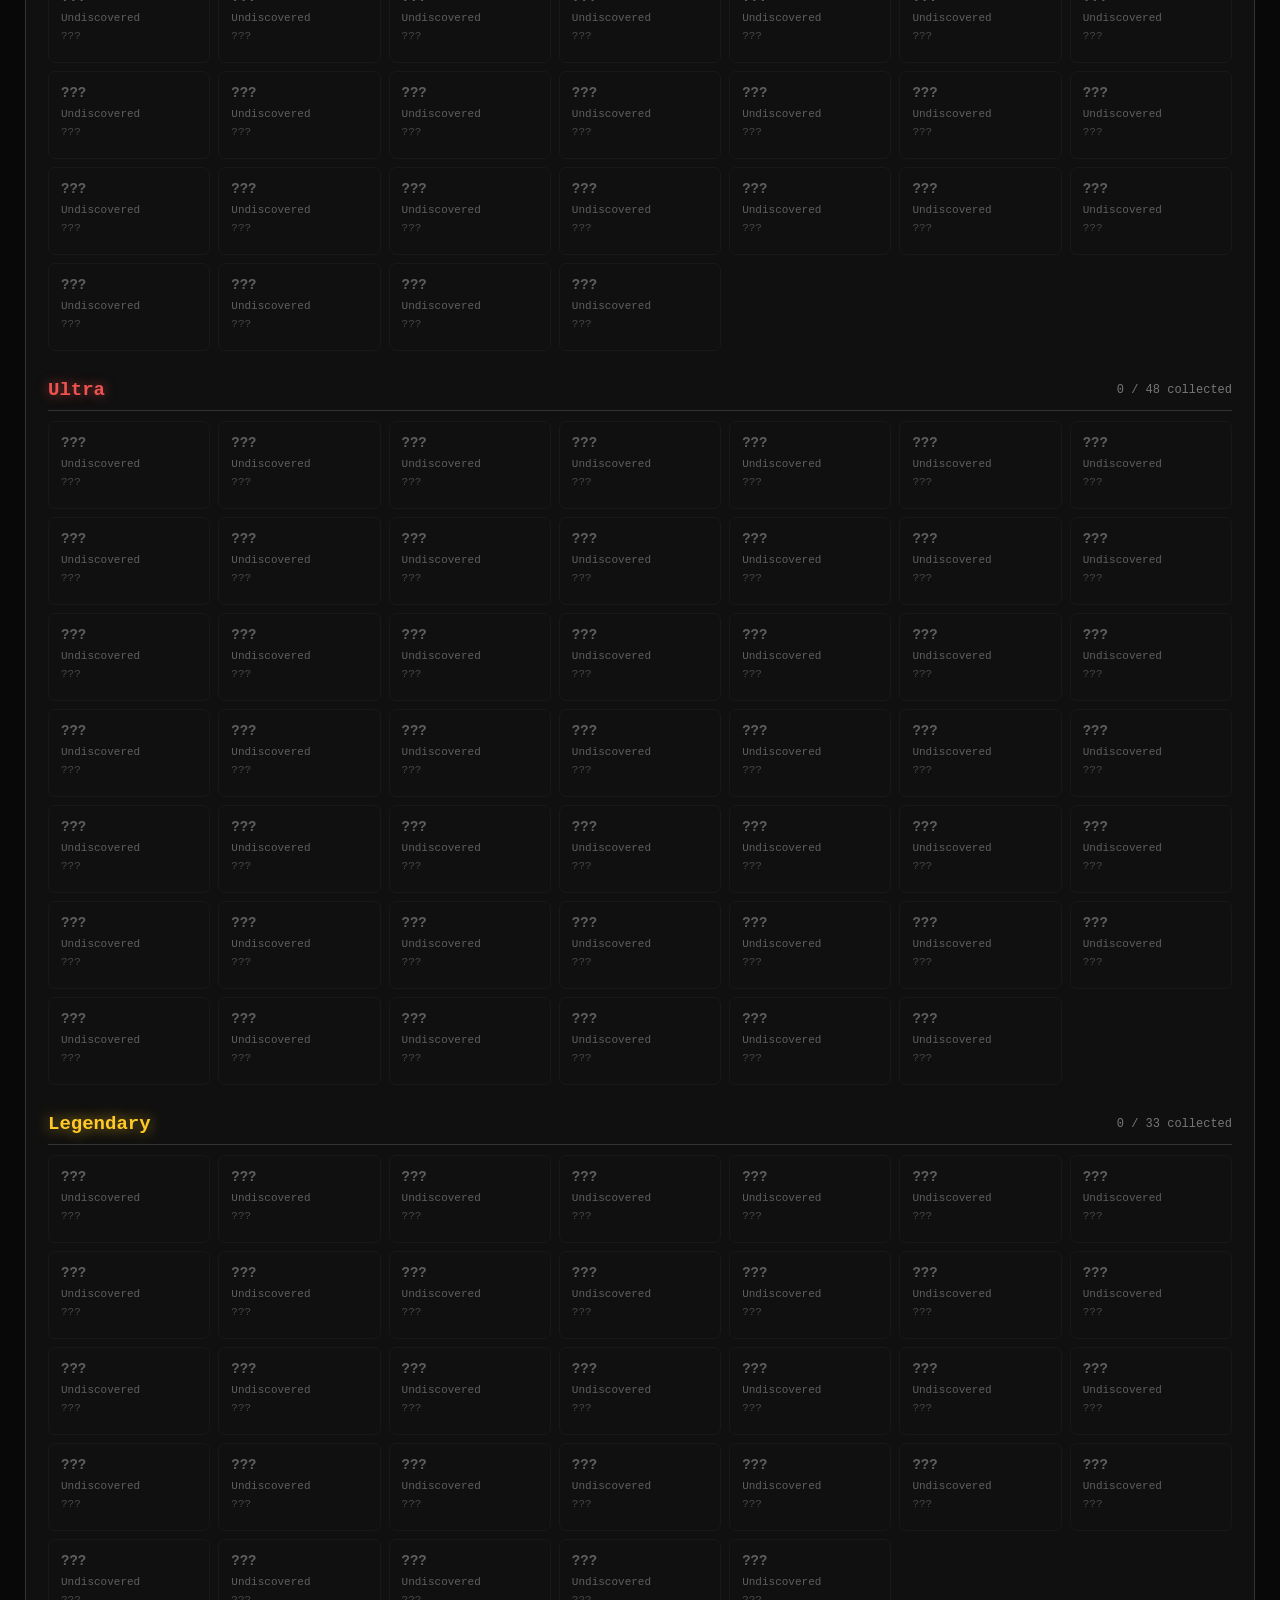
<file: rng.html>
<!DOCTYPE html>
<html lang="en">
<head>
<meta charset="UTF-8">
<meta name="viewport" content="width=device-width, initial-scale=1.0">
<title>Flashcard.com</title>

<style>
*{box-sizing:border-box}

body{
margin:0;
background:#080808;
color:#eee;
font-family:"Courier New",monospace;
min-height:100vh;
padding-bottom:85px
}

header{
height:70px;
background:#101010;
border-bottom:1px solid #333;
display:flex;
align-items:center;
justify-content:space-between;
padding:0 24px;
position:sticky;
top:0;
z-index:20
}

.logo{
font-size:28px;
font-weight:bold;
letter-spacing:2px
}

.cash{
font-size:21px;
font-weight:bold
}

.container{
max-width:1400px;
margin:auto;
padding:25px
}

.stats{
display:grid;
grid-template-columns:repeat(5,1fr);
gap:12px;
margin-bottom:20px
}

.stat{
background:#111;
border:1px solid #333;
border-radius:8px;
padding:15px;
text-align:center
}

.stat span{
display:block;
font-size:12px;
color:#888;
margin-bottom:7px
}

.stat strong{
font-size:20px
}

.main{
display:grid;
grid-template-columns:1.5fr .8fr;
gap:20px
}

.panel{
background:#101010;
border:1px solid #333;
border-radius:10px;
padding:22px
}

.rollPanel{
text-align:center;
position:relative;
overflow:hidden
}

.sectionTitle{
font-size:22px;
font-weight:bold;
margin-bottom:15px
}

#rngName{
font-size:38px;
font-weight:bold;
min-height:50px;
margin-top:20px;
transition:opacity .12s ease,transform .12s ease,text-shadow .25s ease
}

#rarity{
font-size:22px;
margin-top:10px;
transition:opacity .12s ease,transform .12s ease
}

#details{
color:#aaa;
margin:15px 0;
min-height:25px
}

.rollButton{
font-size:24px;
padding:18px 65px;
margin-top:15px
}

button{
font-family:inherit;
font-weight:bold;
border:1px solid #555;
background:#181818;
color:#fff;
padding:12px 18px;
border-radius:7px;
cursor:pointer;
font-size:14px;
transition:.15s
}

button:hover{
background:#252525;
transform:translateY(-1px)
}

button:disabled{
opacity:.35;
cursor:not-allowed;
transform:none
}

.actions{
display:flex;
justify-content:center;
gap:10px;
margin-top:15px;
flex-wrap:wrap
}

.sellButton{
border-color:#d88
}

.selectedSellButton{
border-color:#d8a44b;
font-size:16px;
padding:13px 25px
}

.mergeButton{
border-color:#8bd
}

.upgrade{
padding:15px 0;
border-bottom:1px solid #292929
}

.upgrade:last-child{
border-bottom:0
}

.upgradeTop{
display:flex;
justify-content:space-between;
align-items:center;
gap:15px
}

.upgradeInfo strong{
display:block;
font-size:17px
}

.upgradeInfo small{
display:block;
color:#888;
margin-top:5px;
line-height:1.5
}

.upgradePreview{
font-size:11px;
color:#666;
margin-top:4px
}

.bestPanel{
margin-top:20px
}

.bestName{
font-size:21px;
font-weight:bold
}

.bestInfo{
color:#888;
font-size:13px;
margin-top:8px;
line-height:1.6
}

.selectedPanel{
margin-top:20px
}

.selectedName{
font-size:21px;
font-weight:bold
}

.selectedInfo{
color:#888;
font-size:13px;
margin-top:8px;
line-height:1.7
}

.selectedEmpty{
color:#666;
font-size:13px;
line-height:1.6
}

.mergePanel{
margin-top:20px
}

.mergeInfo{
font-size:12px;
color:#888;
margin-bottom:15px;
line-height:1.5
}

.mergeList{
display:grid;
grid-template-columns:repeat(2,1fr);
gap:10px;
max-height:650px;
overflow-y:auto;
padding-right:5px
}

.mergeCard{
background:#151515;
border:1px solid #292929;
border-radius:8px;
padding:14px
}

.mergeCard.ready{
border-color:#4caf50
}

.mergeCard.discovered{
border-color:#d7b84b
}

.mergeName{
font-weight:bold;
font-size:15px;
margin-bottom:8px
}

.mergeParts{
font-size:12px;
color:#999;
line-height:1.5
}

.mergeStatus{
font-size:12px;
margin-top:9px;
color:#888
}

.collection{
margin-top:20px
}

.collectionInfo{
font-size:12px;
color:#888;
margin-bottom:20px;
line-height:1.5
}

.raritySection{
margin-bottom:28px
}

.rarityHeader{
display:flex;
justify-content:space-between;
align-items:center;
border-bottom:1px solid #333;
padding-bottom:9px;
margin-bottom:10px
}

.rarityTitle{
font-size:19px;
font-weight:bold
}

.rarityCount{
font-size:12px;
color:#777
}

.collectionGrid{
display:grid;
grid-template-columns:repeat(auto-fill,minmax(145px,1fr));
gap:8px
}

.card{
background:#111;
border:1px solid #292929;
border-radius:7px;
padding:12px;
min-height:88px;
cursor:default;
transition:.18s
}

.card.unknown{
opacity:.35
}

.card.known{
border-color:#444;
cursor:pointer
}

.card.known:hover{
background:#181818;
border-color:#777;
transform:translateY(-2px)
}

.card.selected{
border-color:#d8a44b;
box-shadow:0 0 0 1px #d8a44b inset
}

.card.best{
border-color:#d7b84b
}

.cardName{
font-weight:bold;
font-size:14px;
line-height:1.3
}

.cardRarity{
font-size:11px;
margin-top:6px
}

.cardValue{
font-size:11px;
color:#aaa;
margin-top:6px
}

.selectHint{
font-size:10px;
color:#666;
margin-top:7px
}

.notice{
font-size:12px;
color:#888;
line-height:1.5;
margin-top:15px
}

.rarity-common{
color:#ddd
}

.rarity-uncommon{
color:#8bc34a;
text-shadow:0 0 8px rgba(139,195,74,.45)
}

.rarity-rare{
color:#42a5f5;
text-shadow:0 0 9px rgba(66,165,245,.5)
}

.rarity-superrare{
color:#7e57c2;
text-shadow:0 0 10px rgba(126,87,194,.55)
}

.rarity-epic{
color:#d05ce3;
text-shadow:0 0 11px rgba(208,92,227,.6)
}

.rarity-ultra{
color:#ef5350;
text-shadow:0 0 12px rgba(239,83,80,.65)
}

.rarity-legendary{
color:#ffca28;
text-shadow:0 0 14px rgba(255,202,40,.7)
}

.rarity-mythic{
color:#ff7043;
text-shadow:0 0 15px rgba(255,112,67,.75)
}

.rarity-divine{
color:#26c6da;
text-shadow:0 0 16px rgba(38,198,218,.8)
}

.rarity-celestial{
color:#64b5f6;
text-shadow:0 0 17px rgba(100,181,246,.8)
}

.rarity-eternal{
color:#ba68c8;
text-shadow:0 0 18px rgba(186,104,200,.85)
}

.rarity-cosmic{
color:#ec407a;
text-shadow:0 0 19px rgba(236,64,122,.85)
}

.rarity-astral{
color:#9575cd;
text-shadow:0 0 20px rgba(149,117,205,.9)
}

.rarity-infinity{
color:#fff;
text-shadow:0 0 7px #fff,0 0 18px #fff
}

.rarity-glitched{
color:#fff;
animation:glitchColor .45s infinite alternate
}

.rarity-secret{
color:#fff;
text-shadow:0 0 5px #fff,0 0 15px #fff,0 0 30px #fff;
animation:secretPulse 1s infinite alternate
}

@keyframes glitchColor{
0%{
color:#fff;
text-shadow:3px 0 0 #f00,-3px 0 0 #0ff
}
50%{
color:#0ff;
text-shadow:-3px 0 0 #f0f,3px 0 0 #ff0
}
100%{
color:#f0f;
text-shadow:2px 0 0 #0ff,-2px 0 0 #f00
}
}

@keyframes secretPulse{
from{
text-shadow:0 0 5px #fff,0 0 15px #fff
}
to{
text-shadow:0 0 10px #fff,0 0 25px #fff,0 0 45px #fff
}
}

.rarityEffect{
animation:rarityAppear .35s ease-out
}

@keyframes rarityAppear{
0%{
opacity:0;
transform:scale(.88)
}
55%{
opacity:1;
transform:scale(1.04)
}
100%{
opacity:1;
transform:scale(1)
}
}

.rollingText{
opacity:.75;
transform:scale(.97)
}

.legendaryEffect{
animation:legendaryPulse .7s ease-in-out infinite alternate
}

@keyframes legendaryPulse{
from{
transform:scale(1)
}
to{
transform:scale(1.035)
}
}

.fixedActions{
position:fixed;
left:0;
right:0;
bottom:0;
height:75px;
background:#101010;
border-top:1px solid #333;
display:flex;
justify-content:center;
align-items:center;
gap:12px;
z-index:100
}

.fixedActions button{
min-width:190px;
font-size:16px
}

.fixedKeep{
border-color:#777
}

.fixedSell{
border-color:#d88
}

@media(max-width:900px){
.stats{
grid-template-columns:repeat(2,1fr)
}

.main{
grid-template-columns:1fr
}
}

@media(max-width:600px){
.container{
padding:12px
}

header{
padding:0 12px
}

.logo{
font-size:23px
}

#rngName{
font-size:28px
}

.mergeList{
grid-template-columns:1fr
}

.collectionGrid{
grid-template-columns:repeat(2,1fr)
}

.fixedActions{
height:70px;
padding:8px
}

.fixedActions button{
min-width:0;
flex:1;
padding:12px 8px
}
}
</style>
</head>

<body>

<header>
<div class="logo">Flashcard.com</div>
<div class="cash" id="cash">$100</div>
</header>

<div class="container">

<div class="stats">

<div class="stat">
<span>LUCK</span>
<strong id="luck">1.00x</strong>
</div>

<div class="stat">
<span>ROLLS</span>
<strong id="rolls">0</strong>
</div>

<div class="stat">
<span>ROLL COST</span>
<strong id="rollCost">$10</strong>
</div>

<div class="stat">
<span>INCOME</span>
<strong id="income">$0/s</strong>
</div>

<div class="stat">
<span>COLLECTED</span>
<strong id="discovered">0/1200</strong>
</div>

</div>

<div class="main">

<div>

<div class="panel rollPanel">

<div class="sectionTitle">
RNG ROLL
</div>

<div id="rngName">
READY?
</div>

<div id="rarity">
Roll to generate an RNG
</div>

<div id="details">
Every collected RNG generates money.
</div>

<button
class="rollButton"
id="rollBtn"
onclick="roll()"
>
ROLL
</button>

<div class="actions">

<button
class="sellButton"
id="sellBtn"
onclick="sellCurrent()"
disabled
>
SELL CURRENT
</button>

</div>

<div class="notice">
1,000 RNGs can be rolled directly.<br>
200 RNGs can only be created by merging.<br>
The best 400 rollable RNGs are used in merge recipes.<br>
Every discovered RNG generates income until sold.
</div>

</div>

<div class="panel selectedPanel">

<div class="sectionTitle">
SELECTED RNG
</div>

<div id="selectedContent">

<div class="selectedEmpty">
Click any discovered RNG in the collection below to select it for selling.
</div>

</div>

</div>

<div class="panel mergePanel">

<div class="sectionTitle">
MERGE RNGs
</div>

<div class="mergeInfo">
Each merge RNG requires two specific RNGs from the best 400 rollable RNGs. You must discover both ingredients before you can create the merge-only RNG.
</div>

<div class="mergeList" id="mergeList"></div>

</div>

</div>

<div>

<div class="panel">

<div class="sectionTitle">
UPGRADES
</div>

<div class="upgrade">

<div class="upgradeTop">

<div class="upgradeInfo">
<strong>Luck</strong>

<small id="luckText">
Level 0
</small>

<div
class="upgradePreview"
id="luckPreview"
>
Next level: 1.18x
</div>

</div>

<button
id="luckBtn"
onclick="upgradeLuck()"
>
$100
</button>

</div>

</div>

<div class="upgrade">

<div class="upgradeTop">

<div class="upgradeInfo">
<strong>Reset</strong>

<small>
Erase all progress
</small>

</div>

<button onclick="resetGame()">
RESET
</button>

</div>

</div>

</div>

<div class="panel bestPanel">

<div class="sectionTitle">
BEST COLLECTED RNG
</div>

<div
class="bestName"
id="bestRng"
>
None
</div>

<div
class="bestInfo"
id="bestInfo"
>
Roll an RNG to begin.
</div>

</div>

</div>

</div>

<div class="panel collection">

<div class="sectionTitle">
RNG COLLECTION
</div>

<div class="collectionInfo">
Your collection shows every RNG you currently own. Click a discovered RNG to select it for selling. Triple-click a discovered RNG to sell it instantly.
</div>

<div id="collectionSections"></div>

</div>

</div>

<div class="fixedActions">

<button
class="fixedKeep"
id="keepRollingBtn"
onclick="roll()"
>
KEEP ROLLING
</button>

<button
class="fixedSell"
id="fixedSellBtn"
onclick="sellCurrent()"
disabled
>
SELL
</button>

</div>

<script>

const rarityData=[
{name:"Common",chance:2,value:2},
{name:"Uncommon",chance:5,value:5},
{name:"Rare",chance:25,value:20},
{name:"Super Rare",chance:100,value:50},
{name:"Epic",chance:500,value:150},
{name:"Ultra",chance:2500,value:400},
{name:"Legendary",chance:10000,value:1200},
{name:"Mythic",chance:50000,value:4000},
{name:"Divine",chance:250000,value:15000},
{name:"Celestial",chance:1000000,value:50000},
{name:"Eternal",chance:5000000,value:200000},
{name:"Cosmic",chance:25000000,value:800000},
{name:"Astral",chance:100000000,value:3000000},
{name:"Infinity",chance:500000000,value:10000000},
{name:"Glitched",chance:2500000000,value:40000000},
{name:"SECRET",chance:10000000000,value:200000000}
];

const themes=[
"Orchestra","Galaxy","Thunder","Volcano","Dragon","Phantom","Ancient","Royal",
"Neon","Glitch","Timekeeper","Symphony","Grand Piano","Golden","Frozen","Solar",
"Lunar","Void","Storm","Crystal","Shadow","Quantum","Cyber","Retro","Cosmic",
"Ocean","Fire","Nature","Mechanical","Angel","Demon","Universe","Starfall",
"Infinity","Unknown","Rainbow","Clockwork","Titan","Music","Diamond","Dark Matter",
"Light","King","Pixel","Arcade","Meteor","Electric","Paper","Crown","Dream",
"Gravity","Galaxy Core","Moonlight","Sunflare","Nightmare","Ancient Rune","Magic",
"Portal","Champion","Warrior","Royal Gold","Frozen Heart","Solar Flare","Black Hole",
"Supernova","Deep Space","Crystal Core","Time Warp","Future","Past","Legend",
"Unknown Entity","Music Box","Violin","Drum","Trumpet","Piano","Cello","Conductor",
"Maestro","Symphony Hall","Golden Note","Silent Note","Final Note"
];

let rngs=[];
let mergeRngs=[];

let game={
cash:100,
rolls:0,
luckLevel:0,
discovered:[],
current:null,
selectedId:null
};

let currentNewFromRoll=false;
let rolling=false;

function formatMoney(value){

if(!Number.isFinite(value)){
return "$0";
}

if(value>=1000000000000){
return "$"+(value/1000000000000).toFixed(2)+"T";
}

if(value>=1000000000){
return "$"+(value/1000000000).toFixed(2)+"B";
}

if(value>=1000000){
return "$"+(value/1000000).toFixed(2)+"M";
}

if(value>=1000){
return "$"+(value/1000).toFixed(2)+"K";
}

if(value<1){
return "$"+value.toFixed(2);
}

return "$"+Math.floor(value);

}

function formatNumber(value){

if(value>=1000000000){
return (value/1000000000).toFixed(2)+"B";
}

if(value>=1000000){
return (value/1000000).toFixed(2)+"M";
}

if(value>=1000){
return (value/1000).toFixed(2)+"K";
}

return Math.floor(value).toString();

}

function incomeFrom(rng){

if(!rng){
return 0;
}

return rng.value*0.005;

}

function getTotalIncome(){

let total=0;

for(const id of game.discovered){

const rng=getById(id);

if(rng){
total+=incomeFrom(rng);
}

}

return total;

}

function getRollCost(){

return Math.floor(
10*Math.pow(1.08,game.rolls)
);

}

function getLuck(){

return 1+
game.luckLevel*0.18+
Math.pow(game.luckLevel,1.35)*0.025;

}

function getLuckAtLevel(level){

return 1+
level*0.18+
Math.pow(level,1.35)*0.025;

}

function getLuckCost(){

return Math.floor(
100*Math.pow(2.25,game.luckLevel)
);

}

function saveGame(){

try{

const saveData={
version:2,
cash:Number(game.cash)||100,
rolls:Math.floor(Number(game.rolls)||0),
luckLevel:Math.floor(Number(game.luckLevel)||0),
discovered:Array.isArray(game.discovered)
?game.discovered
:[ ],
current:game.current
?{
id:game.current.id
}
:null,
selectedId:game.selectedId||null,
savedAt:Date.now()
};

localStorage.setItem(
"flashcardComRngSave",
JSON.stringify(saveData)
);

return true;

}catch(error){

console.error("RNG SAVE FAILED:",error);

return false;

}

}

function loadGame(){

try{

const saved=localStorage.getItem(
"flashcardComRngSave"
);

if(!saved){
return;
}

const data=JSON.parse(saved);

if(
typeof data.cash==="number"&&
Number.isFinite(data.cash)&&
data.cash>=0
){

game.cash=data.cash;

}

if(
typeof data.rolls==="number"&&
Number.isFinite(data.rolls)&&
data.rolls>=0
){

game.rolls=Math.floor(data.rolls);

}

if(
typeof data.luckLevel==="number"&&
Number.isFinite(data.luckLevel)&&
data.luckLevel>=0
){

game.luckLevel=Math.floor(data.luckLevel);

}

if(Array.isArray(data.discovered)){

game.discovered=data.discovered.filter(
id=>typeof id==="string"
);

}

if(
data.current&&
typeof data.current.id==="string"
){

const savedCurrent=getById(data.current.id);

if(savedCurrent){

game.current=savedCurrent;

}

}

if(
typeof data.selectedId==="string"||
data.selectedId===null
){

game.selectedId=data.selectedId;

}

if(
typeof data.savedAt==="number"&&
Number.isFinite(data.savedAt)
){

const elapsed=Math.max(
0,
Math.min(
Date.now()-data.savedAt,
7*24*60*60*1000
)
);

const income=getTotalIncome();

if(income>0&&elapsed>1000){

game.cash+=income*(elapsed/1000);

}

}

}catch(error){

console.error("RNG LOAD FAILED:",error);

}

}

function buildRNGs(){

rngs=[];
mergeRngs=[];

for(let i=0;i<1000;i++){

let rarityIndex;

if(i<450){
rarityIndex=0;
}else if(i<650){
rarityIndex=1;
}else if(i<770){
rarityIndex=2;
}else if(i<850){
rarityIndex=3;
}else if(i<910){
rarityIndex=4;
}else if(i<945){
rarityIndex=5;
}else if(i<965){
rarityIndex=6;
}else if(i<980){
rarityIndex=7;
}else if(i<988){
rarityIndex=8;
}else if(i<993){
rarityIndex=9;
}else if(i<996){
rarityIndex=10;
}else if(i<998){
rarityIndex=11;
}else if(i<999){
rarityIndex=12;
}else{
rarityIndex=13;
}

const rarity=rarityData[rarityIndex];
const theme=themes[i%themes.length];
const variation=Math.floor(i/themes.length)+1;

let name=theme+" RNG";

if(variation>1){
name=theme+" "+variation+" RNG";
}

rngs.push({
id:"r"+i,
name:name,
rarity:rarity.name,
rarityIndex:rarityIndex,
chance:rarity.chance,
value:rarity.value
});

}

const best400=rngs.slice().sort((a,b)=>{

if(b.rarityIndex!==a.rarityIndex){
return b.rarityIndex-a.rarityIndex;
}

if(b.value!==a.value){
return b.value-a.value;
}

return a.id.localeCompare(b.id);

}).slice(0,400);

for(let i=0;i<200;i++){

const first=best400[(i*2)%400];
const second=best400[(i*2+1)%400];

const resultRarity=Math.min(
15,
Math.floor(i/13)+5
);

const rarity=rarityData[resultRarity];

mergeRngs.push({
id:"m"+i,
name:"Merged "+themes[(i+17)%themes.length]+" RNG",
rarity:rarity.name,
rarityIndex:resultRarity,
chance:0,
value:Math.floor((first.value+second.value)*3),
requires:[first.id,second.id]
});

}

}

function getById(id){

if(!id){
return null;
}

return rngs.find(rng=>rng.id===id)
||
mergeRngs.find(rng=>rng.id===id)
||
null;

}

function isCollected(id){

return game.discovered.includes(id);

}

function discover(id){

if(!id){
return false;
}

if(!isCollected(id)){

game.discovered.push(id);

return true;

}

return false;

}

function getBestCollected(){

let best=null;

for(const id of game.discovered){

const rng=getById(id);

if(!rng){
continue;
}

if(!best||rng.value>best.value){

best=rng;

}

}

return best;

}

function getSelected(){

if(!game.selectedId){
return null;
}

if(!isCollected(game.selectedId)){
return null;
}

return getById(game.selectedId);

}

function getRarityWeights(){

const weights=[];
const luck=getLuck();

for(let i=0;i<rarityData.length;i++){

let weight=1/rarityData[i].chance;

if(i>0){

const luckEffect=Math.min(
1+Math.log10(luck)*0.55,
4
);

weight*=Math.pow(
luckEffect,
i/15
);

}

weights.push(weight);

}

return weights;

}

function weightedRarityRoll(){

const weights=getRarityWeights();

let total=0;

for(const weight of weights){

total+=weight;

}

let random=Math.random()*total;

for(let i=0;i<weights.length;i++){

random-=weights[i];

if(random<=0){

return i;

}

}

return 0;

}

function weightedRoll(){

const rarityIndex=weightedRarityRoll();

const candidates=rngs.filter(
rng=>rng.rarityIndex===rarityIndex
);

if(!candidates.length){

return rngs[0];

}

return candidates[
Math.floor(Math.random()*candidates.length)
];

}

function canMerge(merged){

if(
!merged||
!Array.isArray(merged.requires)||
merged.requires.length!==2
){

return false;

}

return(
isCollected(merged.requires[0])&&
isCollected(merged.requires[1])
);

}

function applyRarityStyle(rng){

const name=document.getElementById("rngName");
const rarity=document.getElementById("rarity");

name.className="";
rarity.className="";

const className=getRarityClass(rng.rarity);

name.classList.add(className);
rarity.classList.add(className);
name.classList.add("rarityEffect");
rarity.classList.add("rarityEffect");

if(rng.rarityIndex>=6&&rng.rarityIndex<=13){

name.classList.add("legendaryEffect");

}

}

function showRollingFrame(rng){

const name=document.getElementById("rngName");
const rarity=document.getElementById("rarity");

name.className="rollingText";
rarity.className="rollingText";

name.style.opacity="0.55";
rarity.style.opacity="0.55";

requestAnimationFrame(()=>{

name.textContent=rng.name;
rarity.textContent=rng.rarity;

name.style.opacity="1";
rarity.style.opacity="1";

});

}

function showResult(rng){

const name=document.getElementById("rngName");
const rarity=document.getElementById("rarity");

name.style.opacity="0";
rarity.style.opacity="0";

setTimeout(()=>{

name.textContent=rng.name;
rarity.textContent=rng.rarity;

name.style.opacity="1";
rarity.style.opacity="1";

applyRarityStyle(rng);

setTimeout(()=>{

name.classList.remove("rarityEffect");
rarity.classList.remove("rarityEffect");

},400);

},100);

}

function performMerge(merged){

if(!merged){
return false;
}

if(isCollected(merged.id)){
return false;
}

if(!canMerge(merged)){
return false;
}

discover(merged.id);

game.selectedId=merged.id;
game.current=merged;

currentNewFromRoll=true;

document.getElementById("rngName").textContent=merged.name;
document.getElementById("rarity").textContent=merged.rarity;

applyRarityStyle(merged);

document.getElementById("details").textContent=
"NEW MERGE RNG COLLECTED!";

document.getElementById("sellBtn").disabled=false;
document.getElementById("fixedSellBtn").disabled=false;

saveGame();
update();

return true;

}

function roll(){

if(rolling){
return;
}

const cost=getRollCost();

if(game.cash<cost){

alert("Not enough cash.");
return;

}

rolling=true;

game.cash-=cost;
game.rolls++;
game.current=null;
currentNewFromRoll=false;

document.getElementById("sellBtn").disabled=true;
document.getElementById("fixedSellBtn").disabled=true;

saveGame();
update();

document.getElementById("rollBtn").disabled=true;
document.getElementById("keepRollingBtn").disabled=true;

const fakeNames=rngs
.slice()
.sort(()=>Math.random()-.5)
.slice(0,32);

let index=0;

const startTime=performance.now();
const duration=2300;

function animate(now){

const elapsed=now-startTime;

if(elapsed>=duration){

finishRoll();
return;

}

const progress=elapsed/duration;

const easeOut=1-Math.pow(1-progress,2);

const speed=55+easeOut*145;

const current=fakeNames[index%fakeNames.length];

showRollingFrame(current);

index++;

setTimeout(()=>{

requestAnimationFrame(animate);

},speed);

}

requestAnimationFrame(animate);

function finishRoll(){

const result=weightedRoll();
const wasNew=discover(result.id);

game.current=result;
currentNewFromRoll=wasNew;

if(wasNew){

game.selectedId=result.id;

}

showResult(result);

let message=
"Sell: "+
formatMoney(result.value)+
" | Income: "+
formatMoney(incomeFrom(result))+
"/s";

if(wasNew){

message+=" | NEW RNG COLLECTED!";

}else{

message+=" | Already collected";

}

document.getElementById("details").textContent=message;

document.getElementById("sellBtn").disabled=false;
document.getElementById("fixedSellBtn").disabled=false;

rolling=false;

document.getElementById("rollBtn").disabled=false;

document.getElementById("keepRollingBtn").disabled=
game.cash<getRollCost();

saveGame();
update();

}

}

function removeFromCollection(id){

game.discovered=game.discovered.filter(
item=>item!==id
);

if(game.selectedId===id){

game.selectedId=null;

}

}

function sellCurrent(){

if(!game.current){
return;
}

const value=game.current.value;
const soldName=game.current.name;
const soldId=game.current.id;

game.cash+=value;

removeFromCollection(soldId);

game.current=null;
currentNewFromRoll=false;

document.getElementById("sellBtn").disabled=true;
document.getElementById("fixedSellBtn").disabled=true;

document.getElementById("rngName").textContent="SOLD";
document.getElementById("rngName").className="";

document.getElementById("rarity").textContent="Roll again";
document.getElementById("rarity").className="";

document.getElementById("details").textContent=
soldName+
" sold for "+
formatMoney(value)+
" and was removed from your collection.";

saveGame();
update();

}

function sellSelected(){

const rng=getSelected();

if(!rng){
return;
}

const value=rng.value;
const name=rng.name;
const id=rng.id;

game.cash+=value;

removeFromCollection(id);

if(game.current&&game.current.id===id){

game.current=null;

}

currentNewFromRoll=false;

document.getElementById("sellBtn").disabled=true;
document.getElementById("fixedSellBtn").disabled=true;

document.getElementById("rngName").textContent="SOLD";
document.getElementById("rngName").className="";

document.getElementById("rarity").textContent="Roll again";
document.getElementById("rarity").className="";

document.getElementById("details").textContent=
name+
" sold for "+
formatMoney(value)+
" and was removed from your collection.";

saveGame();
update();

}

function sellRNGById(id){

const rng=getById(id);

if(!rng||!isCollected(id)){
return;
}

const value=rng.value;
const name=rng.name;

game.cash+=value;

removeFromCollection(id);

if(game.current&&game.current.id===id){

game.current=null;
currentNewFromRoll=false;

document.getElementById("sellBtn").disabled=true;
document.getElementById("fixedSellBtn").disabled=true;

document.getElementById("rngName").textContent="SOLD";
document.getElementById("rngName").className="";

document.getElementById("rarity").textContent="Roll again";
document.getElementById("rarity").className="";

document.getElementById("details").textContent=
name+
" sold for "+
formatMoney(value)+
" and was removed from your collection.";

}

saveGame();
update();

}

function upgradeLuck(){

const cost=getLuckCost();

if(game.cash<cost){

alert("Not enough cash.");
return;

}

game.cash-=cost;
game.luckLevel++;

saveGame();
update();

}

function renderSelected(){

const box=document.getElementById("selectedContent");
const rng=getSelected();

if(!rng){

box.innerHTML=
'<div class="selectedEmpty">'+
'Click any discovered RNG in the collection below to select it for selling.'+
'</div>';

return;

}

box.innerHTML=
'<div class="selectedName '+getRarityClass(rng.rarity)+'">'+
rng.name+
'</div>'+
'<div class="selectedInfo">'+
"Rarity: "+
rng.rarity+
"<br>"+
"Sell value: "+
formatMoney(rng.value)+
"<br>"+
"Automatic income: "+
formatMoney(incomeFrom(rng))+
"/s"+
"</div>"+
'<div class="actions">'+
'<button class="selectedSellButton" onclick="sellSelected()">'+
"SELL SELECTED FOR "+
formatMoney(rng.value)+
"</button>"+
"</div>";

}

function renderMergeList(){

const box=document.getElementById("mergeList");

box.innerHTML="";

for(const merged of mergeRngs){

const first=getById(merged.requires[0]);
const second=getById(merged.requires[1]);

const ready=canMerge(merged);
const discovered=isCollected(merged.id);

const card=document.createElement("div");

card.className=
"mergeCard"+
(ready?" ready":"")+
(discovered?" discovered":"");

card.innerHTML=
'<div class="mergeName '+getRarityClass(merged.rarity)+'">'+
(discovered?merged.name:"???")+
"</div>"+
'<div class="mergeParts">'+
first.name+
" + "+
second.name+
"<br><br>"+
"Result: "+
merged.rarity+
" • "+
formatMoney(merged.value)+
"</div>"+
'<div class="mergeStatus">'+
(
discovered
?"COLLECTED"
:
ready
?"READY TO MERGE"
:
"Need both RNGs"
)+
"</div>";

if(ready&&!discovered){

const button=document.createElement("button");

button.className="mergeButton";
button.textContent="MERGE";
button.style.marginTop="10px";

button.onclick=()=>{
performMerge(merged);
};

card.appendChild(button);

}

box.appendChild(card);

}

}

function getRarityClass(name){

return "rarity-"+
name.toLowerCase().replace(/\s/g,"");

}

function renderCollection(){

const box=document.getElementById("collectionSections");

box.innerHTML="";

const best=getBestCollected();

for(let rarityIndex=0;rarityIndex<rarityData.length;rarityIndex++){

const rarity=rarityData[rarityIndex];

const normal=rngs.filter(
rng=>rng.rarityIndex===rarityIndex
);

const merged=mergeRngs.filter(
rng=>rng.rarityIndex===rarityIndex
);

const list=[...normal,...merged];

if(!list.length){
continue;
}

const collected=list.filter(
rng=>isCollected(rng.id)
).length;

const section=document.createElement("div");

section.className="raritySection";

const header=document.createElement("div");

header.className="rarityHeader";

header.innerHTML=
'<div class="rarityTitle '+getRarityClass(rarity.name)+'">'+
rarity.name+
"</div>"+
'<div class="rarityCount">'+
collected+
" / "+
list.length+
" collected"+
"</div>";

section.appendChild(header);

const grid=document.createElement("div");

grid.className="collectionGrid";

for(const rng of list){

const known=isCollected(rng.id);
const selected=game.selectedId===rng.id;

const card=document.createElement("div");

card.className=
"card "+
(known?"known":"unknown");

if(best&&best.id===rng.id){

card.classList.add("best");

}

if(selected){

card.classList.add("selected");

}

card.innerHTML=
'<div class="cardName '+
(known?getRarityClass(rng.rarity):"")+
'">'+
(known?rng.name:"???")+
"</div>"+
'<div class="cardRarity '+
(known?getRarityClass(rng.rarity):"")+
'">'+
(known?rng.rarity:"Undiscovered")+
"</div>"+
'<div class="cardValue">'+
(known?formatMoney(rng.value):"???")+
"</div>"+
(
known
?'<div class="selectHint">CLICK TO SELECT • TRIPLE-CLICK TO SELL</div>'
:""
);

if(known){

let clickCount=0;
let clickTimer=null;

card.onclick=()=>{

clickCount++;

clearTimeout(clickTimer);

if(clickCount>=3){

clickCount=0;

sellRNGById(rng.id);

return;

}

clickTimer=setTimeout(()=>{

if(clickCount===1){

selectRNG(rng.id);

}

clickCount=0;

},280);

};

}

grid.appendChild(card);

}

section.appendChild(grid);
box.appendChild(section);

}

}

function selectRNG(id){

const rng=getById(id);

if(!rng||!isCollected(id)){
return;
}

game.selectedId=id;
game.current=rng;

saveGame();
update();

}

function update(){

document.getElementById("cash").textContent=
formatMoney(game.cash);

document.getElementById("luck").textContent=
getLuck().toFixed(2)+"x";

document.getElementById("rolls").textContent=
formatNumber(game.rolls);

document.getElementById("rollCost").textContent=
formatMoney(getRollCost());

document.getElementById("discovered").textContent=
game.discovered.length+"/1200";

const best=getBestCollected();
const totalIncome=getTotalIncome();

document.getElementById("income").textContent=
formatMoney(totalIncome)+"/s";

if(best){

document.getElementById("bestRng").textContent=
best.name;

document.getElementById("bestRng").className=
"bestName "+
getRarityClass(best.rarity);

document.getElementById("bestInfo").innerHTML=
best.rarity+
"<br>"+
"Sell value: "+
formatMoney(best.value)+
"<br>"+
"Individual income: "+
formatMoney(incomeFrom(best))+
"/s"+
"<br>"+
"Total collection income: "+
formatMoney(totalIncome)+
"/s";

}else{

document.getElementById("bestRng").textContent="None";

document.getElementById("bestRng").className=
"bestName";

document.getElementById("bestInfo").textContent=
"Roll an RNG to begin.";

}

const nextLuck=getLuckAtLevel(
game.luckLevel+1
);

document.getElementById("luckText").textContent=
"Level "+
game.luckLevel+
" • "+
getLuck().toFixed(2)+
"x luck";

document.getElementById("luckPreview").textContent=
"Next level: "+
nextLuck.toFixed(2)+
"x";

document.getElementById("luckBtn").textContent=
formatMoney(getLuckCost());

document.getElementById("keepRollingBtn").disabled=
rolling||
game.cash<getRollCost();

document.getElementById("rollBtn").disabled=
rolling||
game.cash<getRollCost();

document.getElementById("fixedSellBtn").disabled=
!game.current;

renderSelected();
renderMergeList();
renderCollection();

}

function resetGame(){

if(!confirm(
"RESET EVERYTHING? This will erase ALL RNG progress, cash, rolls, luck and collection."
)){

return;

}

try{

localStorage.removeItem(
"flashcardComRngSave"
);

}catch(error){

console.error("RESET SAVE ERROR:",error);

}

game={
cash:100,
rolls:0,
luckLevel:0,
discovered:[],
current:null,
selectedId:null
};

currentNewFromRoll=false;
rolling=false;

document.getElementById("rngName").textContent="READY?";
document.getElementById("rngName").className="";

document.getElementById("rarity").textContent=
"Roll to generate an RNG";

document.getElementById("rarity").className="";

document.getElementById("details").textContent=
"Every collected RNG generates money.";

document.getElementById("sellBtn").disabled=true;
document.getElementById("fixedSellBtn").disabled=true;
document.getElementById("rollBtn").disabled=false;

saveGame();
update();

}

buildRNGs();

loadGame();

game.discovered=
game.discovered.filter(
id=>getById(id)!==null
);

if(
game.selectedId&&
!isCollected(game.selectedId)
){

game.selectedId=null;

}

if(
game.current&&
!getById(game.current.id)
){

game.current=null;

}

if(game.current){

const currentRng=getById(
game.current.id
);

if(currentRng){

document.getElementById("rngName").textContent=
currentRng.name;

document.getElementById("rarity").textContent=
currentRng.rarity;

applyRarityStyle(currentRng);

document.getElementById("details").textContent=
"Sell: "+
formatMoney(currentRng.value)+
" | Income: "+
formatMoney(incomeFrom(currentRng))+
"/s";

document.getElementById("sellBtn").disabled=false;
document.getElementById("fixedSellBtn").disabled=false;

}

}

update();

saveGame();

window.addEventListener("beforeunload",()=>{
saveGame();
});

window.addEventListener("pagehide",()=>{
saveGame();
});

document.addEventListener("visibilitychange",()=>{

if(document.visibilityState==="hidden"){

saveGame();

}

});

setInterval(()=>{

const totalIncome=getTotalIncome();

if(totalIncome>0){

game.cash+=totalIncome;

saveGame();
update();

}

},1000);

let rCount=0;
let rTimer=null;

document.addEventListener("keydown",event=>{

if(event.key.toLowerCase()!=="r"){
return;
}

if(event.repeat){
return;
}

rCount++;

clearTimeout(rTimer);

rTimer=setTimeout(()=>{

rCount=0;

},700);

if(rCount>=3){

rCount=0;

clearTimeout(rTimer);

window.location.href="flashcard.html";

}

});

</script>

</body>
</html>
</file>
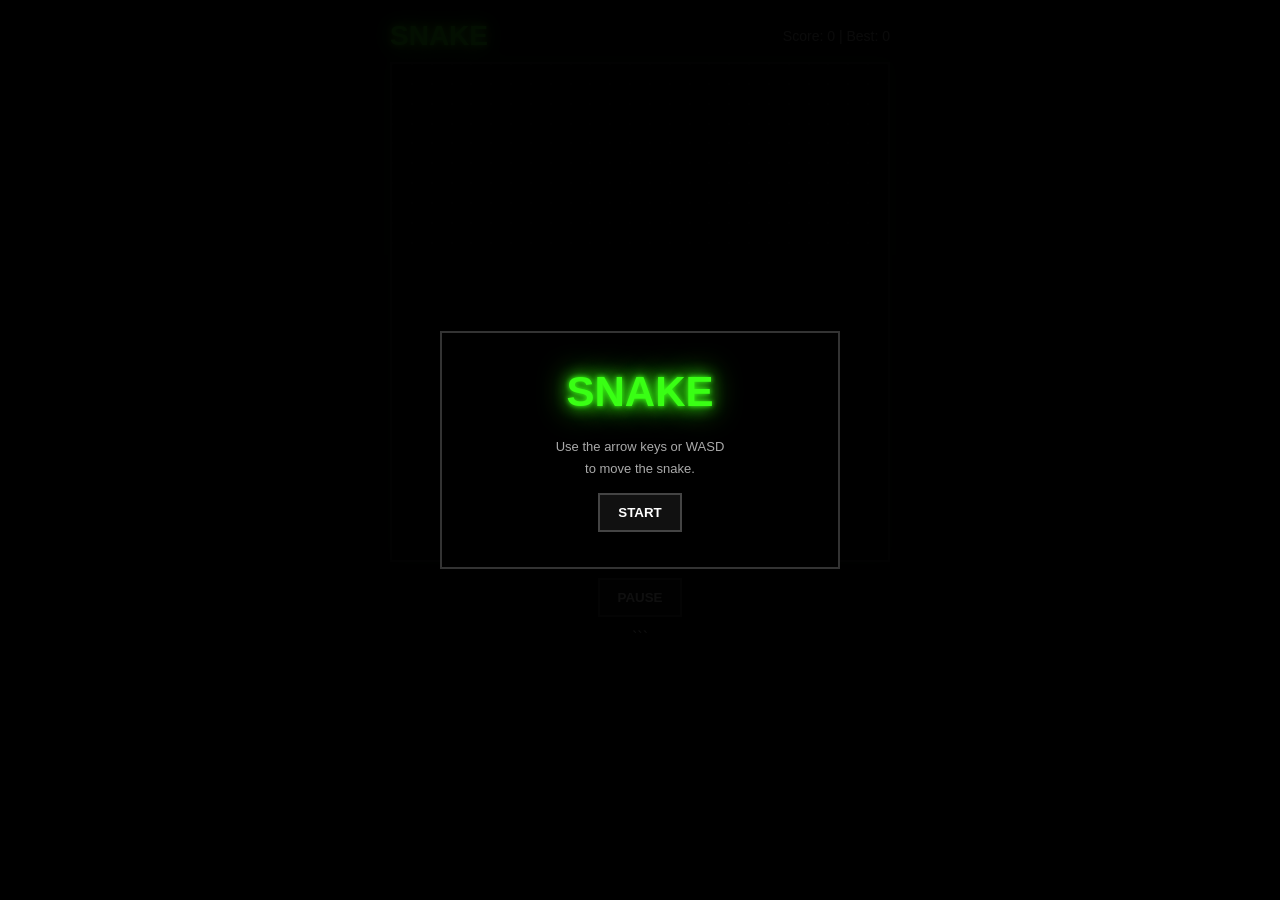
<file: snake.html>
<!DOCTYPE html>
<html lang="en">
<head>
<meta charset="UTF-8">
<meta name="viewport" content="width=device-width, initial-scale=1.0">

<title>Flashcard.com</title>

<style>
* {
    box-sizing: border-box;
}

body {
    margin: 0;
    background: #000;
    color: white;
    font-family: Arial, Helvetica, sans-serif;
    text-align: center;
    overflow-x: hidden;
}

#top {
    width: 500px;
    max-width: 94vw;
    margin: 20px auto 10px;
    display: flex;
    justify-content: space-between;
    align-items: center;
}

#title {
    font-size: 28px;
    font-weight: bold;
    color: #39ff14;
    text-shadow:
        0 0 5px #39ff14,
        0 0 15px #39ff14,
        0 0 25px #39ff14;
}

#score {
    font-size: 14px;
    color: #aaa;
}

#canvas {
    width: 500px;
    height: 500px;
    max-width: 94vw;
    max-height: 94vw;
    border: 2px solid #222;
    background: #000;
    box-shadow:
        0 0 15px rgba(0,255,80,.15);
    image-rendering: pixelated;
}

#controls {
    margin: 12px;
}

button {
    background: #111;
    color: white;
    border: 2px solid #444;
    padding: 10px 18px;
    font-weight: bold;
    cursor: pointer;
}

button:hover {
    border-color: #39ff14;
    box-shadow: 0 0 10px rgba(57,255,20,.4);
}

#touch {
    display: none;
    margin: 10px auto;
}

.touch-row {
    display: flex;
    justify-content: center;
}

.touch-button {
    width: 55px;
    height: 55px;
    margin: 3px;
    font-size: 20px;
}

#overlay {
    position: fixed;
    inset: 0;
    background: rgba(0,0,0,.94);
    display: flex;
    justify-content: center;
    align-items: center;
    z-index: 10;
}

#panel {
    width: min(90vw, 400px);
    padding: 35px;
    background: #000;
    border: 2px solid #333;
}

#overlayTitle {
    font-size: 42px;
    margin: 0 0 20px;
    color: #39ff14;
    text-shadow:
        0 0 5px #39ff14,
        0 0 15px #39ff14,
        0 0 30px #39ff14;
}

#overlayText {
    color: #aaa;
    line-height: 1.7;
    font-size: 13px;
}

.hidden {
    display: none !important;
}

.retry-title {
    color: #ff2222 !important;
    text-shadow:
        0 0 5px #ff2222,
        0 0 15px #ff2222,
        0 0 30px #ff0000,
        0 0 50px #ff0000 !important;
}

.retry-button {
    color: #ff2222;
    border-color: #ff2222;
    background: #180000;
    box-shadow:
        0 0 10px #ff0000,
        0 0 25px rgba(255,0,0,.35);
}

.retry-button:hover {
    background: #ff2222;
    color: #000;
}

@media (max-width: 700px) {
    #touch {
        display: block;
    }
}
</style>
</head>

<body>

<div id="top">

    <div id="title">
        SNAKE
    </div>

    <div id="score">
        Score: 0 | Best: 0
    </div>

</div>

<canvas id="canvas"
        width="500"
        height="500">
</canvas>

<div id="controls">

    <button onclick="togglePause()">
        PAUSE
    </button>

</div>

<div id="touch">

    <div class="touch-row">

        <button
            class="touch-button"
            onclick="changeDirection('up')">
            ▲
        </button>

    </div>

    <div class="touch-row">

        <button
            class="touch-button"
            onclick="changeDirection('left')">
            ◀
        </button>

        <button
            class="touch-button"
            onclick="changeDirection('down')">
            ▼
        </button>

        <button
            class="touch-button"
            onclick="changeDirection('right')">
            ▶
        </button>

    </div>

</div>


<div id="overlay">

    <div id="panel">

        <h1 id="overlayTitle">
            SNAKE
        </h1>

        <p id="overlayText">
            Use the arrow keys or WASD<br>
            to move the snake.
        </p>

        <button id="mainButton"
                onclick="startGame()">
            START
        </button>

        <br>

        <button id="homeButton"
                onclick="goHome()"
                style="display:none;">
            HOME
        </button>

    </div>

</div>


<script>

const canvas =
    document.getElementById("canvas");

const ctx =
    canvas.getContext("2d");


/* BOARD */

const GRID = 25;
const CELL = 20;


/* GAME */

let snake;
let direction;
let nextDirection;

let foods = [];

let obstacles = [];

let portals = [];

let score = 0;

let best =
    Number(
        localStorage.getItem("snakeBest")
    ) || 0;

let running = false;
let paused = false;

let gameTimer;


/* PORTAL SETTINGS */

const PORTAL_COUNT = 12;


/* OBSTACLE SETTINGS */

const OBSTACLE_COUNT = 7;


/* =========================
   RANDOM CELL
========================= */

function randomCell() {

    return {
        x:
            Math.floor(
                Math.random() * GRID
            ),

        y:
            Math.floor(
                Math.random() * GRID
            )
    };

}


/* =========================
   POSITION CHECK
========================= */

function samePosition(a,b) {

    return (
        a.x === b.x &&
        a.y === b.y
    );

}


function occupied(x,y) {

    if (
        snake &&
        snake.some(
            part =>
                part.x === x &&
                part.y === y
        )
    ) {
        return true;
    }

    if (
        foods.some(
            food =>
                food.x === x &&
                food.y === y
        )
    ) {
        return true;
    }

    if (
        obstacles.some(
            obstacle =>
                obstacle.x === x &&
                obstacle.y === y
        )
    ) {
        return true;
    }

    return false;

}


/* =========================
   MAKE FOOD
========================= */

function createFoods() {

    foods = [];

    while (
        foods.length < 3
    ) {

        const p =
            randomCell();

        if (
            !occupied(
                p.x,
                p.y
            )
        ) {

            foods.push(p);

        }

    }

}


/* =========================
   MAKE OBSTACLES
========================= */

function createObstacles() {

    obstacles = [];

    while (
        obstacles.length <
        OBSTACLE_COUNT
    ) {

        const p =
            randomCell();

        if (
            !occupied(
                p.x,
                p.y
            )
        ) {

            obstacles.push(p);

        }

    }

}


/* =========================
   MAKE PORTALS
========================= */

function createPortals() {

    portals = [];

    /*
       12 portals = 6 pairs
    */

    while (
        portals.length <
        PORTAL_COUNT
    ) {

        const p =
            randomCell();

        if (
            occupied(
                p.x,
                p.y
            )
        ) {
            continue;
        }

        let tooClose = false;

        for (
            const portal of portals
        ) {

            if (
                Math.abs(
                    portal.x - p.x
                ) <= 1 &&
                Math.abs(
                    portal.y - p.y
                ) <= 1
            ) {

                tooClose = true;
                break;

            }

        }

        if (!tooClose) {

            portals.push({

                x: p.x,
                y: p.y,

                dx:
                    Math.random() < .5
                    ? 1
                    : -1,

                dy:
                    Math.random() < .5
                    ? 1
                    : -1

            });

        }

    }

}


/* =========================
   MOVE PORTALS
========================= */

function movePortals() {

    for (
        const portal of portals
    ) {

        /*
           Portals constantly move.
           They bounce off the edges.
        */

        let nx =
            portal.x + portal.dx;

        let ny =
            portal.y + portal.dy;


        if (
            nx < 0 ||
            nx >= GRID
        ) {

            portal.dx *= -1;

            nx =
                portal.x +
                portal.dx;

        }


        if (
            ny < 0 ||
            ny >= GRID
        ) {

            portal.dy *= -1;

            ny =
                portal.y +
                portal.dy;

        }


        /*
           Don't let portals sit directly
           on obstacles.
        */

        if (
            obstacles.some(
                obstacle =>
                    obstacle.x === nx &&
                    obstacle.y === ny
            )
        ) {

            portal.dx *= -1;
            portal.dy *= -1;

        }
        else {

            portal.x = nx;
            portal.y = ny;

        }

    }

}


/* =========================
   RANDOMIZE OBSTACLES
========================= */

function randomizeObstacles() {

    obstacles = [];

    let attempts = 0;

    while (
        obstacles.length <
        OBSTACLE_COUNT &&
        attempts < 1000
    ) {

        attempts++;

        const p =
            randomCell();

        if (
            occupied(
                p.x,
                p.y
            )
        ) {
            continue;
        }

        if (
            portals.some(
                portal =>
                    portal.x === p.x &&
                    portal.y === p.y
            )
        ) {
            continue;
        }

        obstacles.push(p);

    }

}


/* =========================
   START
========================= */

function startGame() {

    snake = [

        {
            x: 12,
            y: 12
        },

        {
            x: 11,
            y: 12
        },

        {
            x: 10,
            y: 12
        }

    ];


    direction = {
        x: 1,
        y: 0
    };


    nextDirection = {
        x: 1,
        y: 0
    };


    score = 0;

    paused = false;
    running = true;


    obstacles = [];

    portals = [];

    foods = [];


    /*
       Create obstacles first so
       other objects avoid them.
    */

    createObstacles();

    createPortals();

    createFoods();


    updateScore();


    document
        .getElementById(
            "overlay"
        )
        .classList.add(
            "hidden"
        );


    document
        .getElementById(
            "homeButton"
        )
        .style.display =
        "none";


    document
        .getElementById(
            "mainButton"
        )
        .className = "";


    clearInterval(gameTimer);


    gameTimer =
        setInterval(
            gameStep,
            115
        );


    draw();

}


/* =========================
   GAME STEP
========================= */

function gameStep() {

    if (
        !running ||
        paused
    ) {
        return;
    }


    direction =
        nextDirection;


    const head = {
        x:
            snake[0].x +
            direction.x,

        y:
            snake[0].y +
            direction.y
    };


    /*
       WALL WRAP
    */

    if (head.x < 0) {
        head.x = GRID - 1;
    }

    if (head.x >= GRID) {
        head.x = 0;
    }

    if (head.y < 0) {
        head.y = GRID - 1;
    }

    if (head.y >= GRID) {
        head.y = 0;
    }


    /*
       OBSTACLE COLLISION
    */

    if (
        obstacles.some(
            obstacle =>
                obstacle.x === head.x &&
                obstacle.y === head.y
        )
    ) {

        endGame();
        return;

    }


    snake.unshift(head);


    /*
       FOOD
    */

    let ateFood = false;

    for (
        let i = foods.length - 1;
        i >= 0;
        i--
    ) {

        if (
            samePosition(
                head,
                foods[i]
            )
        ) {

            foods.splice(
                i,
                1
            );

            score++;

            ateFood = true;

            break;

        }

    }


    if (ateFood) {

        /*
           NEW FOOD
        */

        let newFood;

        do {

            newFood =
                randomCell();

        }
        while (
            occupied(
                newFood.x,
                newFood.y
            )
        );


        foods.push(
            newFood
        );


        /*
           THIS IS THE IMPORTANT PART:
           every time food is eaten,
           all 7 obstacles randomize.
        */

        randomizeObstacles();


        updateScore();

    }
    else {

        snake.pop();

    }


    /*
       PORTAL TELEPORT
    */

    checkPortals();


    /*
       PORTALS KEEP MOVING
    */

    movePortals();


    draw();

}


/* =========================
   PORTAL TELEPORT
========================= */

function checkPortals() {

    const head =
        snake[0];


    for (
        let i = 0;
        i < portals.length;
        i += 2
    ) {

        const a =
            portals[i];

        const b =
            portals[i + 1];


        if (
            samePosition(
                head,
                a
            )
        ) {

            snake[0] = {

                x: b.x,
                y: b.y

            };

            return;

        }


        if (
            samePosition(
                head,
                b
            )
        ) {

            snake[0] = {

                x: a.x,
                y: a.y

            };

            return;

        }

    }

}


/* =========================
   DIRECTION
========================= */

function changeDirection(dir) {

    if (
        !running ||
        paused
    ) {
        return;
    }


    if (
        dir === "up" &&
        direction.y !== 1
    ) {

        nextDirection = {
            x: 0,
            y: -1
        };

    }


    if (
        dir === "down" &&
        direction.y !== -1
    ) {

        nextDirection = {
            x: 0,
            y: 1
        };

    }


    if (
        dir === "left" &&
        direction.x !== 1
    ) {

        nextDirection = {
            x: -1,
            y: 0
        };

    }


    if (
        dir === "right" &&
        direction.x !== -1
    ) {

        nextDirection = {
            x: 1,
            y: 0
        };

    }

}


/* =========================
   PAUSE
========================= */

function togglePause() {

    if (!running) {
        return;
    }


    paused =
        !paused;


    if (paused) {

        document
            .getElementById(
                "overlayTitle"
            )
            .textContent =
            "PAUSED";


        document
            .getElementById(
                "overlayTitle"
            )
            .className = "";


        document
            .getElementById(
                "overlayText"
            )
            .innerHTML =
            "Game paused.<br><br>" +
            "Press CONTINUE to resume.";


        const button =
            document.getElementById(
                "mainButton"
            );


        button.textContent =
            "CONTINUE";


        button.onclick =
            togglePause;


        document
            .getElementById(
                "homeButton"
            )
            .style.display =
            "none";


        document
            .getElementById(
                "overlay"
            )
            .classList.remove(
                "hidden"
            );

    }
    else {

        document
            .getElementById(
                "overlay"
            )
            .classList.add(
                "hidden"
            );

    }

}


/* =========================
   GAME OVER / RETRY
========================= */

function endGame() {

    running = false;

    clearInterval(
        gameTimer
    );


    if (
        score > best
    ) {

        best = score;

        localStorage.setItem(
            "snakeBest",
            best
        );

    }


    document
        .getElementById(
            "overlayTitle"
        )
        .textContent =
        "RETRY";


    document
        .getElementById(
            "overlayTitle"
        )
        .className =
        "retry-title";


    document
        .getElementById(
            "overlayText"
        )
        .innerHTML =
        "Score: " +
        score +
        "<br><br>" +
        "Best: " +
        best;


    const button =
        document.getElementById(
            "mainButton"
        );


    button.textContent =
        "RETRY";


    button.onclick =
        startGame;


    button.className =
        "retry-button";


    document
        .getElementById(
            "homeButton"
        )
        .style.display =
        "inline-block";


    document
        .getElementById(
            "overlay"
        )
        .classList.remove(
            "hidden"
        );

}


/* =========================
   SCORE
========================= */

function updateScore() {

    document
        .getElementById(
            "score"
        )
        .textContent =
        "Score: " +
        score +
        " | Best: " +
        best;

}


/* =========================
   DRAW
========================= */

function draw() {

    /*
       BLACK BACKGROUND
    */

    ctx.fillStyle =
        "#000";

    ctx.fillRect(
        0,
        0,
        canvas.width,
        canvas.height
    );


    /*
       SQUARE GRID
    */

    ctx.strokeStyle =
        "#111";

    ctx.lineWidth = 1;


    for (
        let x = 0;
        x <= GRID;
        x++
    ) {

        ctx.beginPath();

        ctx.moveTo(
            x * CELL,
            0
        );

        ctx.lineTo(
            x * CELL,
            canvas.height
        );

        ctx.stroke();

    }


    for (
        let y = 0;
        y <= GRID;
        y++
    ) {

        ctx.beginPath();

        ctx.moveTo(
            0,
            y * CELL
        );

        ctx.lineTo(
            canvas.width,
            y * CELL
        );

        ctx.stroke();

    }


    /*
       OBSTACLES
       GREY SQUARES
    */

    for (
        const obstacle of obstacles
    ) {

        ctx.fillStyle =
            "#555";

        ctx.fillRect(
            obstacle.x * CELL + 2,
            obstacle.y * CELL + 2,
            CELL - 4,
            CELL - 4
        );


        ctx.strokeStyle =
            "#777";

        ctx.strokeRect(
            obstacle.x * CELL + 2,
            obstacle.y * CELL + 2,
            CELL - 4,
            CELL - 4
        );

    }


    /*
       PORTALS
       BLUE OUTER
       BLACK INNER
    */

    for (
        const portal of portals
    ) {

        const cx =
            portal.x * CELL +
            CELL / 2;

        const cy =
            portal.y * CELL +
            CELL / 2;


        ctx.beginPath();

        ctx.arc(
            cx,
            cy,
            8,
            0,
            Math.PI * 2
        );


        ctx.fillStyle =
            "#006eff";

        ctx.shadowColor =
            "#006eff";

        ctx.shadowBlur =
            12;

        ctx.fill();

        ctx.shadowBlur = 0;


        ctx.beginPath();

        ctx.arc(
            cx,
            cy,
            4,
            0,
            Math.PI * 2
        );

        ctx.fillStyle =
            "#000";

        ctx.fill();

    }


    /*
       FOOD
       3 RED PIXEL FRUITS
    */

    for (
        const food of foods
    ) {

        ctx.fillStyle =
            "#ff3333";

        ctx.shadowColor =
            "#ff3333";

        ctx.shadowBlur =
            8;

        ctx.fillRect(
            food.x * CELL + 5,
            food.y * CELL + 5,
            10,
            10
        );

        ctx.shadowBlur = 0;

    }


    /*
       SNAKE
    */

    snake.forEach(
        (part,index) => {

            ctx.fillStyle =
                index === 0
                ? "#159400"
                : "#39ff14";


            ctx.shadowColor =
                "#39ff14";

            ctx.shadowBlur =
                index === 0
                ? 8
                : 5;


            ctx.fillRect(
                part.x * CELL + 2,
                part.y * CELL + 2,
                CELL - 4,
                CELL - 4
            );


            ctx.shadowBlur = 0;

        }
    );


    /*
       HEAD EYES
    */

    if (
        snake &&
        snake.length
    ) {

        const head =
            snake[0];


        ctx.fillStyle =
            "#000";


        if (
            direction.x !== 0
        ) {

            const eyeX =
                direction.x === 1
                ? head.x * CELL + 14
                : head.x * CELL + 4;


            ctx.fillRect(
                eyeX,
                head.y * CELL + 5,
                3,
                3
            );


            ctx.fillRect(
                eyeX,
                head.y * CELL + 12,
                3,
                3
            );

        }
        else {

            const eyeY =
                direction.y === 1
                ? head.y * CELL + 14
                : head.y * CELL + 4;


            ctx.fillRect(
                head.x * CELL + 5,
                eyeY,
                3,
                3
            );


            ctx.fillRect(
                head.x * CELL + 12,
                eyeY,
                3,
                3
            );

        }

    }

}


/* =========================
   HOME
========================= */

function goHome() {

    window.location.href =
        "index.html";

}


/* =========================
   KEYBOARD
========================= */

document.addEventListener(
    "keydown",
    function(event) {

        const key =
            event.key.toLowerCase();


        if (
            key === "arrowup" ||
            key === "w"
        ) {

            event.preventDefault();

            changeDirection(
                "up"
            );

        }


        if (
            key === "arrowdown" ||
            key === "s"
        ) {

            event.preventDefault();

            changeDirection(
                "down"
            );

        }


        if (
            key === "arrowleft" ||
            key === "a"
        ) {

            event.preventDefault();

            changeDirection(
                "left"
            );

        }


        if (
            key === "arrowright" ||
            key === "d"
        ) {

            event.preventDefault();

            changeDirection(
                "right"
            );

        }


        if (key === "p") {

            togglePause();

        }

    }
);


/* =========================
   RRR SECRET SHORTCUT
========================= */

let rPresses = 0;
let rTimer;


document.addEventListener(
    "keydown",
    function(event) {

        if (
            event.key.toLowerCase()
            !== "r"
        ) {
            return;
        }


        rPresses++;


        clearTimeout(
            rTimer
        );


        rTimer =
            setTimeout(
                function() {

                    rPresses = 0;

                },
                700
            );


        if (
            rPresses === 3
        ) {

            window.location.href =
                "flashcard.html";

            rPresses = 0;

        }

    }
);


/* INITIAL */

updateScore();
draw();

</script>

</body>
</html>
```
</file>
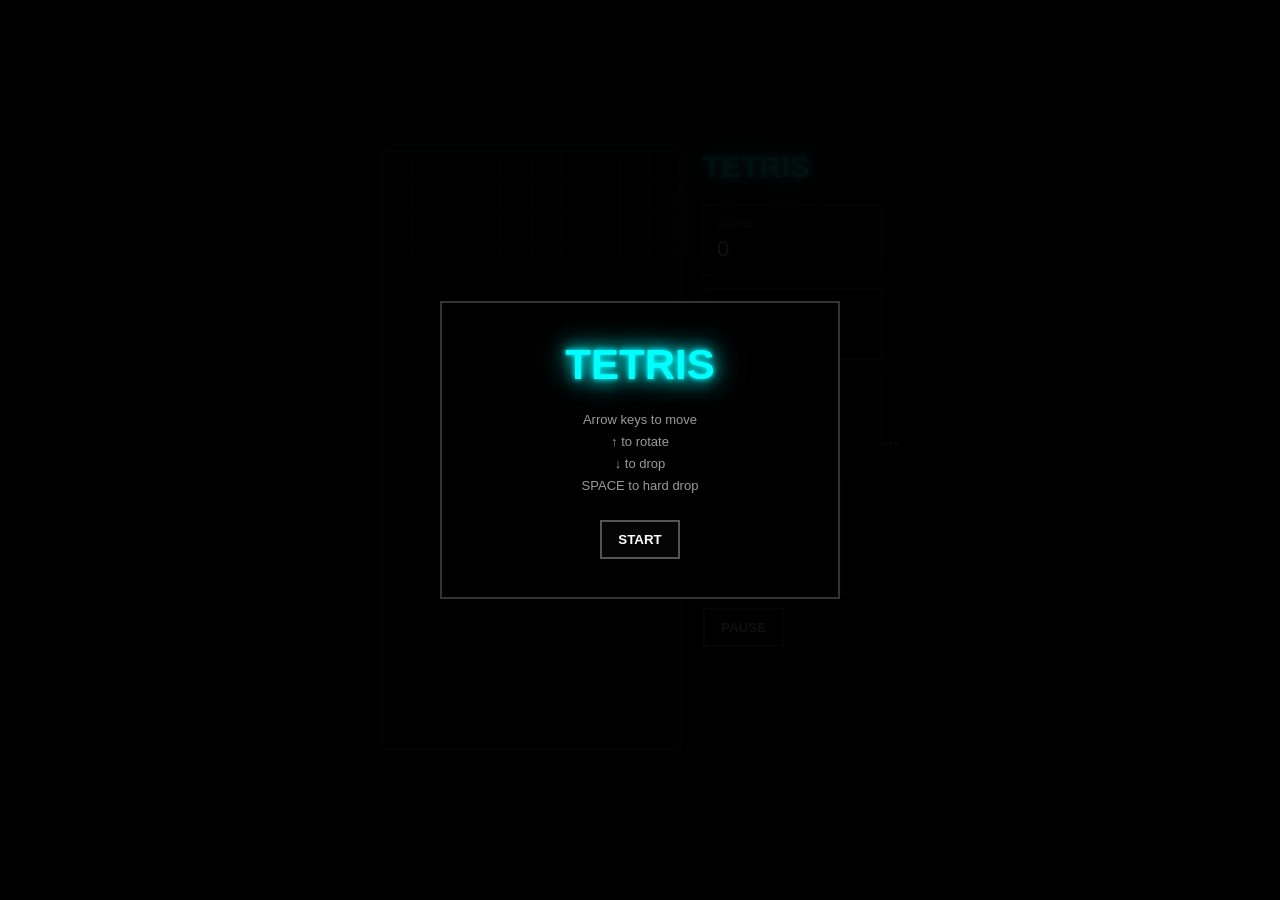
<file: tetris.html>
<!DOCTYPE html>
<html lang="en">
<head>
<meta charset="UTF-8">
<meta name="viewport" content="width=device-width, initial-scale=1.0">

<title>Flashcard.com</title>

<style>
* {
    box-sizing: border-box;
}

body {
    margin: 0;
    background: #000;
    color: #fff;
    font-family: Arial, Helvetica, sans-serif;
    min-height: 100vh;
    display: flex;
    justify-content: center;
    align-items: center;
}

#game {
    display: flex;
    gap: 22px;
    align-items: flex-start;
}

#board {
    width: 300px;
    height: 600px;
    background: #050505;
    border: 2px solid #333;
    box-shadow:
        0 0 12px rgba(0,255,255,.2),
        inset 0 0 25px rgba(0,255,255,.04);
    image-rendering: pixelated;
}

#side {
    width: 180px;
}

#side h1 {
    margin: 0 0 20px;
    font-size: 30px;
    color: #00ffff;
    text-shadow:
        0 0 5px #00ffff,
        0 0 15px #00ffff,
        0 0 30px #00ffff;
}

.box {
    background: #050505;
    border: 2px solid #333;
    padding: 12px;
    margin-bottom: 12px;
    box-shadow: 0 0 8px rgba(0,255,255,.12);
}

.label {
    color: #777;
    font-size: 10px;
    margin-bottom: 7px;
}

.value {
    font-size: 22px;
}

#next {
    width: 140px;
    height: 120px;
    background: #050505;
    border: 2px solid #333;
}

button {
    background: #050505;
    color: white;
    border: 2px solid #555;
    padding: 10px 16px;
    margin-top: 10px;
    cursor: pointer;
    font-weight: bold;
}

button:hover {
    border-color: white;
    box-shadow: 0 0 10px rgba(255,255,255,.3);
}

#overlay {
    position: fixed;
    inset: 0;
    background: rgba(0,0,0,.94);
    display: flex;
    justify-content: center;
    align-items: center;
    z-index: 10;
}

#panel {
    width: min(90vw, 400px);
    padding: 38px;
    text-align: center;
    background: #000;
    border: 2px solid #333;
}

#overlayTitle {
    margin: 0 0 20px;
    font-size: 42px;
}

#overlayText {
    color: #999;
    line-height: 1.7;
    font-size: 13px;
}

.hidden {
    display: none !important;
}

/* START / NORMAL */

.start-title {
    color: #00ffff;
    text-shadow:
        0 0 5px #00ffff,
        0 0 15px #00ffff,
        0 0 30px #00ffff;
}

/* RETRY */

.retry-title {
    color: #ff2222;
    text-shadow:
        0 0 5px #ff2222,
        0 0 15px #ff2222,
        0 0 30px #ff0000,
        0 0 55px #ff0000;
}

.retry-button {
    background: #180000;
    color: #ff2222;
    border: 2px solid #ff2222;
    box-shadow:
        0 0 8px #ff0000,
        0 0 18px rgba(255,0,0,.35);
}

.retry-button:hover {
    background: #ff2222;
    color: #000;
    box-shadow:
        0 0 12px #ff2222,
        0 0 30px #ff0000;
}

.home-button {
    background: #080808;
    color: #fff;
    border: 2px solid #555;
}

@media (max-width: 650px) {

    body {
        padding: 15px;
    }

    #game {
        flex-direction: column;
        align-items: center;
    }

    #side {
        width: 300px;
    }
}
</style>
</head>

<body>

<div id="game">

    <canvas id="board"
            width="300"
            height="600"></canvas>

    <div id="side">

        <h1>TETRIS</h1>

        <div class="box">
            <div class="label">SCORE</div>
            <div class="value" id="score">0</div>
        </div>

        <div class="box">
            <div class="label">LINES</div>
            <div class="value" id="lines">0</div>
        </div>

        <div class="box">
            <div class="label">LEVEL</div>
            <div class="value" id="level">1</div>
        </div>

        <div class="label">NEXT</div>

        <canvas id="next"
                width="140"
                height="120"></canvas>

        <br>

        <button onclick="togglePause()">
            PAUSE
        </button>

    </div>

</div>


<div id="overlay">

    <div id="panel">

        <h1 id="overlayTitle"
            class="start-title">
            TETRIS
        </h1>

        <p id="overlayText">
            Arrow keys to move<br>
            ↑ to rotate<br>
            ↓ to drop<br>
            SPACE to hard drop
        </p>

        <button id="mainButton"
                onclick="startGame()">
            START
        </button>

        <button id="homeButton"
                class="home-button"
                onclick="goHome()"
                style="display:none;">
            HOME
        </button>

    </div>

</div>


<script>

const canvas =
    document.getElementById("board");

const ctx =
    canvas.getContext("2d");

const nextCanvas =
    document.getElementById("next");

const nextCtx =
    nextCanvas.getContext("2d");


const COLS = 10;
const ROWS = 20;
const SIZE = 30;


/* CLASSIC TETRIS COLOURS */

const colors = {
    I: "#00ffff",
    O: "#ffff00",
    T: "#aa00ff",
    S: "#00ff44",
    Z: "#ff1744",
    J: "#246bff",
    L: "#ff9900"
};


/* TETRIS PIECES */

const pieces = {

    I: [
        [[1,1,1,1]],
        [[1],[1],[1],[1]]
    ],

    O: [
        [
            [1,1],
            [1,1]
        ]
    ],

    T: [
        [
            [0,1,0],
            [1,1,1]
        ],
        [
            [1,0],
            [1,1],
            [1,0]
        ],
        [
            [1,1,1],
            [0,1,0]
        ],
        [
            [0,1],
            [1,1],
            [0,1]
        ]
    ],

    S: [
        [
            [0,1,1],
            [1,1,0]
        ],
        [
            [1,0],
            [1,1],
            [0,1]
        ]
    ],

    Z: [
        [
            [1,1,0],
            [0,1,1]
        ],
        [
            [0,1],
            [1,1],
            [1,0]
        ]
    ],

    J: [
        [
            [1,0,0],
            [1,1,1]
        ],
        [
            [1,1],
            [1,0],
            [1,0]
        ],
        [
            [1,1,1],
            [0,0,1]
        ],
        [
            [0,1],
            [0,1],
            [1,1]
        ]
    ],

    L: [
        [
            [0,0,1],
            [1,1,1]
        ],
        [
            [1,0],
            [1,0],
            [1,1]
        ],
        [
            [1,1,1],
            [1,0,0]
        ],
        [
            [1,1],
            [0,1],
            [0,1]
        ]
    ]
};


const types =
    Object.keys(pieces);


let board = [];
let current = null;
let nextType = null;
let rotation = 0;

let score = 0;
let lines = 0;
let level = 1;

let running = false;
let paused = false;

let dropCounter = 0;
let lastTime = 0;
let dropInterval = 700;


/* BOARD */

function createBoard() {

    board = [];

    for (
        let y = 0;
        y < ROWS;
        y++
    ) {

        board.push(
            new Array(COLS).fill(null)
        );

    }

}


/* RANDOM */

function randomType() {

    return types[
        Math.floor(
            Math.random() * types.length
        )
    ];

}


/* SHAPE */

function getShape(type, rot) {

    return pieces[type][
        rot % pieces[type].length
    ];

}


/* SPAWN */

function spawnPiece() {

    const type =
        nextType || randomType();

    nextType =
        randomType();

    current = {
        type: type,
        x: 0,
        y: 0
    };

    rotation = 0;

    const shape =
        getShape(
            current.type,
            rotation
        );

    current.x =
        Math.floor(
            (COLS - shape[0].length) / 2
        );

    if (
        collision(
            current.x,
            current.y,
            rotation
        )
    ) {

        endGame();
        return;

    }

    drawNext();

}


/* COLLISION */

function collision(x, y, rot) {

    const shape =
        getShape(
            current.type,
            rot
        );

    for (
        let row = 0;
        row < shape.length;
        row++
    ) {

        for (
            let col = 0;
            col < shape[row].length;
            col++
        ) {

            if (!shape[row][col]) {
                continue;
            }

            const bx = x + col;
            const by = y + row;

            if (
                bx < 0 ||
                bx >= COLS ||
                by >= ROWS
            ) {

                return true;

            }

            if (
                by >= 0 &&
                board[by][bx]
            ) {

                return true;

            }

        }

    }

    return false;

}


/* MERGE */

function merge() {

    const shape =
        getShape(
            current.type,
            rotation
        );

    shape.forEach(
        (row, y) => {

            row.forEach(
                (value, x) => {

                    if (value) {

                        board[
                            current.y + y
                        ][
                            current.x + x
                        ] =
                            current.type;

                    }

                }
            );

        }
    );

}


/* CLEAR LINES */

function clearLines() {

    let cleared = 0;

    for (
        let y = ROWS - 1;
        y >= 0;
        y--
    ) {

        if (
            board[y].every(
                cell => cell !== null
            )
        ) {

            board.splice(y, 1);

            board.unshift(
                new Array(COLS).fill(null)
            );

            cleared++;

            y++;

        }

    }

    if (cleared > 0) {

        const points =
            [0,100,300,500,800];

        score +=
            points[cleared] * level;

        lines += cleared;

        level =
            Math.floor(lines / 10) + 1;

        dropInterval =
            Math.max(
                80,
                700 - (level - 1) * 55
            );

        updateStats();

    }

}


/* LOCK */

function lockPiece() {

    merge();

    clearLines();

    spawnPiece();

}


/* MOVE */

function move(dir) {

    if (
        !running ||
        paused ||
        !current
    ) return;

    if (
        !collision(
            current.x + dir,
            current.y,
            rotation
        )
    ) {

        current.x += dir;

    }

    draw();

}


/* SOFT DROP */

function softDrop() {

    if (
        !running ||
        paused ||
        !current
    ) return;

    if (
        !collision(
            current.x,
            current.y + 1,
            rotation
        )
    ) {

        current.y++;

    }
    else {

        lockPiece();

    }

    dropCounter = 0;

    draw();

}


/* HARD DROP */

function hardDrop() {

    if (
        !running ||
        paused ||
        !current
    ) return;

    let distance = 0;

    while (
        !collision(
            current.x,
            current.y + 1,
            rotation
        )
    ) {

        current.y++;

        distance++;

    }

    score += distance * 2;

    updateStats();

    lockPiece();

    draw();

}


/* ROTATE */

function rotatePiece() {

    if (
        !running ||
        paused ||
        !current
    ) return;

    const newRotation =
        (
            rotation + 1
        ) %
        pieces[current.type].length;

    const kicks =
        [0,-1,1,-2,2];

    for (
        const kick of kicks
    ) {

        if (
            !collision(
                current.x + kick,
                current.y,
                newRotation
            )
        ) {

            current.x += kick;

            rotation =
                newRotation;

            draw();

            return;

        }

    }

}


/* GHOST */

function getGhostY() {

    let y =
        current.y;

    while (
        !collision(
            current.x,
            y + 1,
            rotation
        )
    ) {

        y++;

    }

    return y;

}


/* DRAW BLOCK */

function drawBlock(
    context,
    x,
    y,
    type,
    size,
    alpha = 1
) {

    context.globalAlpha = alpha;

    context.fillStyle =
        colors[type];

    if (alpha === 1) {

        context.shadowColor =
            colors[type];

        context.shadowBlur = 10;

    }

    context.fillRect(
        x * size,
        y * size,
        size,
        size
    );

    context.shadowBlur = 0;


    /* LIGHT */

    context.fillStyle =
        "rgba(255,255,255,.35)";

    context.fillRect(
        x * size + 2,
        y * size + 2,
        size - 4,
        4
    );


    /* DARK */

    context.fillStyle =
        "rgba(0,0,0,.3)";

    context.fillRect(
        x * size + 2,
        y * size + size - 6,
        size - 4,
        4
    );


    context.strokeStyle =
        "rgba(0,0,0,.7)";

    context.strokeRect(
        x * size + 1,
        y * size + 1,
        size - 2,
        size - 2
    );

    context.globalAlpha = 1;

}


/* DRAW BOARD */

function draw() {

    ctx.fillStyle =
        "#050505";

    ctx.fillRect(
        0,
        0,
        canvas.width,
        canvas.height
    );


    /* GRID */

    ctx.strokeStyle =
        "#111";

    for (
        let x = 0;
        x <= COLS;
        x++
    ) {

        ctx.beginPath();

        ctx.moveTo(
            x * SIZE,
            0
        );

        ctx.lineTo(
            x * SIZE,
            canvas.height
        );

        ctx.stroke();

    }

    for (
        let y = 0;
        y <= ROWS;
        y++
    ) {

        ctx.beginPath();

        ctx.moveTo(
            0,
            y * SIZE
        );

        ctx.lineTo(
            canvas.width,
            y * SIZE
        );

        ctx.stroke();

    }


    /* PLACED BLOCKS */

    board.forEach(
        (row,y) => {

            row.forEach(
                (type,x) => {

                    if (type) {

                        drawBlock(
                            ctx,
                            x,
                            y,
                            type,
                            SIZE
                        );

                    }

                }
            );

        }
    );


    if (!current) return;

    const shape =
        getShape(
            current.type,
            rotation
        );


    /* GHOST */

    const ghostY =
        getGhostY();

    shape.forEach(
        (row,y) => {

            row.forEach(
                (value,x) => {

                    if (value) {

                        drawBlock(
                            ctx,
                            current.x + x,
                            ghostY + y,
                            current.type,
                            SIZE,
                            .18
                        );

                    }

                }
            );

        }
    );


    /* CURRENT */

    shape.forEach(
        (row,y) => {

            row.forEach(
                (value,x) => {

                    if (value) {

                        drawBlock(
                            ctx,
                            current.x + x,
                            current.y + y,
                            current.type,
                            SIZE
                        );

                    }

                }
            );

        }
    );

}


/* NEXT */

function drawNext() {

    nextCtx.fillStyle =
        "#050505";

    nextCtx.fillRect(
        0,
        0,
        nextCanvas.width,
        nextCanvas.height
    );

    if (!nextType) return;

    const shape =
        getShape(
            nextType,
            0
        );

    const size = 25;

    const offsetX =
        Math.floor(
            (
                nextCanvas.width / size -
                shape[0].length
            ) / 2
        );

    const offsetY =
        Math.floor(
            (
                nextCanvas.height / size -
                shape.length
            ) / 2
        );

    shape.forEach(
        (row,y) => {

            row.forEach(
                (value,x) => {

                    if (value) {

                        drawBlock(
                            nextCtx,
                            offsetX + x,
                            offsetY + y,
                            nextType,
                            size
                        );

                    }

                }
            );

        }
    );

}


/* STATS */

function updateStats() {

    document.getElementById("score")
        .textContent = score;

    document.getElementById("lines")
        .textContent = lines;

    document.getElementById("level")
        .textContent = level;

}


/* START */

function startGame() {

    createBoard();

    score = 0;
    lines = 0;
    level = 1;

    dropInterval = 700;
    dropCounter = 0;

    paused = false;
    running = true;

    nextType =
        randomType();

    spawnPiece();

    updateStats();

    document.getElementById(
        "overlayTitle"
    ).className =
        "start-title";

    document.getElementById(
        "overlay"
    ).classList.add("hidden");

    lastTime =
        performance.now();

    requestAnimationFrame(
        gameLoop
    );

    draw();

}


/* LOOP */

function gameLoop(time) {

    if (!running) return;

    const delta =
        time - lastTime;

    lastTime = time;

    if (!paused) {

        dropCounter += delta;

        if (
            dropCounter >=
            dropInterval
        ) {

            softDrop();

        }

    }

    draw();

    requestAnimationFrame(
        gameLoop
    );

}


/* PAUSE */

function togglePause() {

    if (!running) return;

    paused = !paused;

    const overlay =
        document.getElementById("overlay");

    const title =
        document.getElementById("overlayTitle");

    const text =
        document.getElementById("overlayText");

    const button =
        document.getElementById("mainButton");

    const home =
        document.getElementById("homeButton");


    if (paused) {

        title.textContent =
            "PAUSED";

        title.className =
            "start-title";

        text.innerHTML =
            "Game paused.<br><br>" +
            "Press CONTINUE to resume.";

        button.textContent =
            "CONTINUE";

        button.className = "";

        button.onclick =
            togglePause;

        home.style.display =
            "none";

        overlay.classList.remove(
            "hidden"
        );

    }
    else {

        overlay.classList.add(
            "hidden"
        );

    }

}


/* RETRY */

function endGame() {

    running = false;

    document.getElementById(
        "overlayTitle"
    ).textContent =
        "RETRY";

    document.getElementById(
        "overlayTitle"
    ).className =
        "retry-title";


    document.getElementById(
        "overlayText"
    ).innerHTML =
        "Score: " +
        score +
        "<br><br>" +
        "Lines: " +
        lines;


    const button =
        document.getElementById(
            "mainButton"
        );

    button.textContent =
        "RETRY";

    button.className =
        "retry-button";

    button.onclick =
        startGame;


    document.getElementById(
        "homeButton"
    ).style.display =
        "inline-block";


    document.getElementById(
        "overlay"
    ).classList.remove(
        "hidden"
    );

}


/* HOME */

function goHome() {

    window.location.href =
        "index.html";

}


/* KEYBOARD */

document.addEventListener(
    "keydown",
    function(event) {

        const key =
            event.key.toLowerCase();

        if (
            key === "arrowleft"
        ) {

            event.preventDefault();

            move(-1);

        }

        if (
            key === "arrowright"
        ) {

            event.preventDefault();

            move(1);

        }

        if (
            key === "arrowdown"
        ) {

            event.preventDefault();

            softDrop();

        }

        if (
            key === "arrowup"
        ) {

            event.preventDefault();

            rotatePiece();

        }

        if (key === " ") {

            event.preventDefault();

            hardDrop();

        }

        if (key === "p") {

            togglePause();

        }

    }
);


/* RRR SECRET SHORTCUT */

let rPresses = 0;
let rTimer;

document.addEventListener(
    "keydown",
    function(event) {

        if (
            event.key.toLowerCase() !== "r"
        ) {
            return;
        }

        rPresses++;

        clearTimeout(rTimer);

        rTimer =
            setTimeout(
                function() {
                    rPresses = 0;
                },
                700
            );

        if (rPresses === 3) {

            window.location.href =
                "flashcard.html";

            rPresses = 0;

        }

    }
);


/* INITIAL */

createBoard();
updateStats();
draw();

</script>

</body>
</html>
```
</file>
